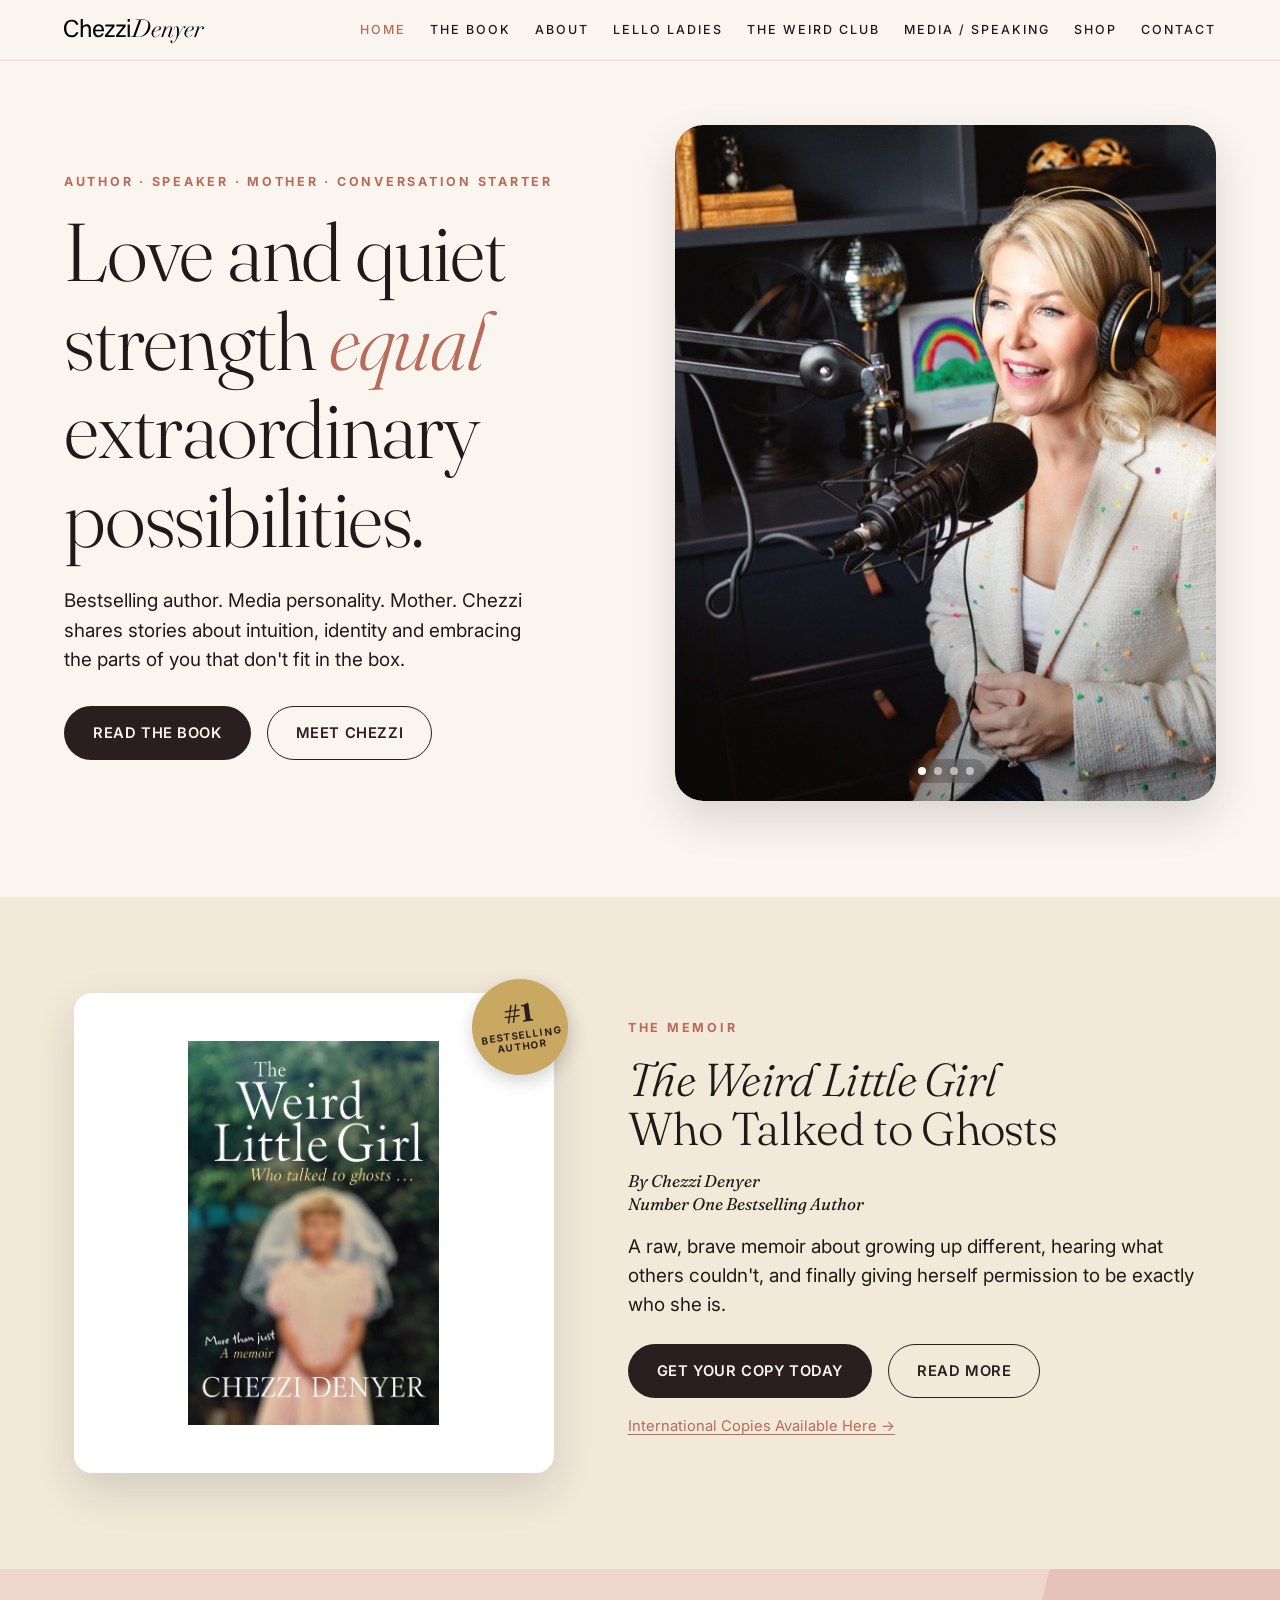
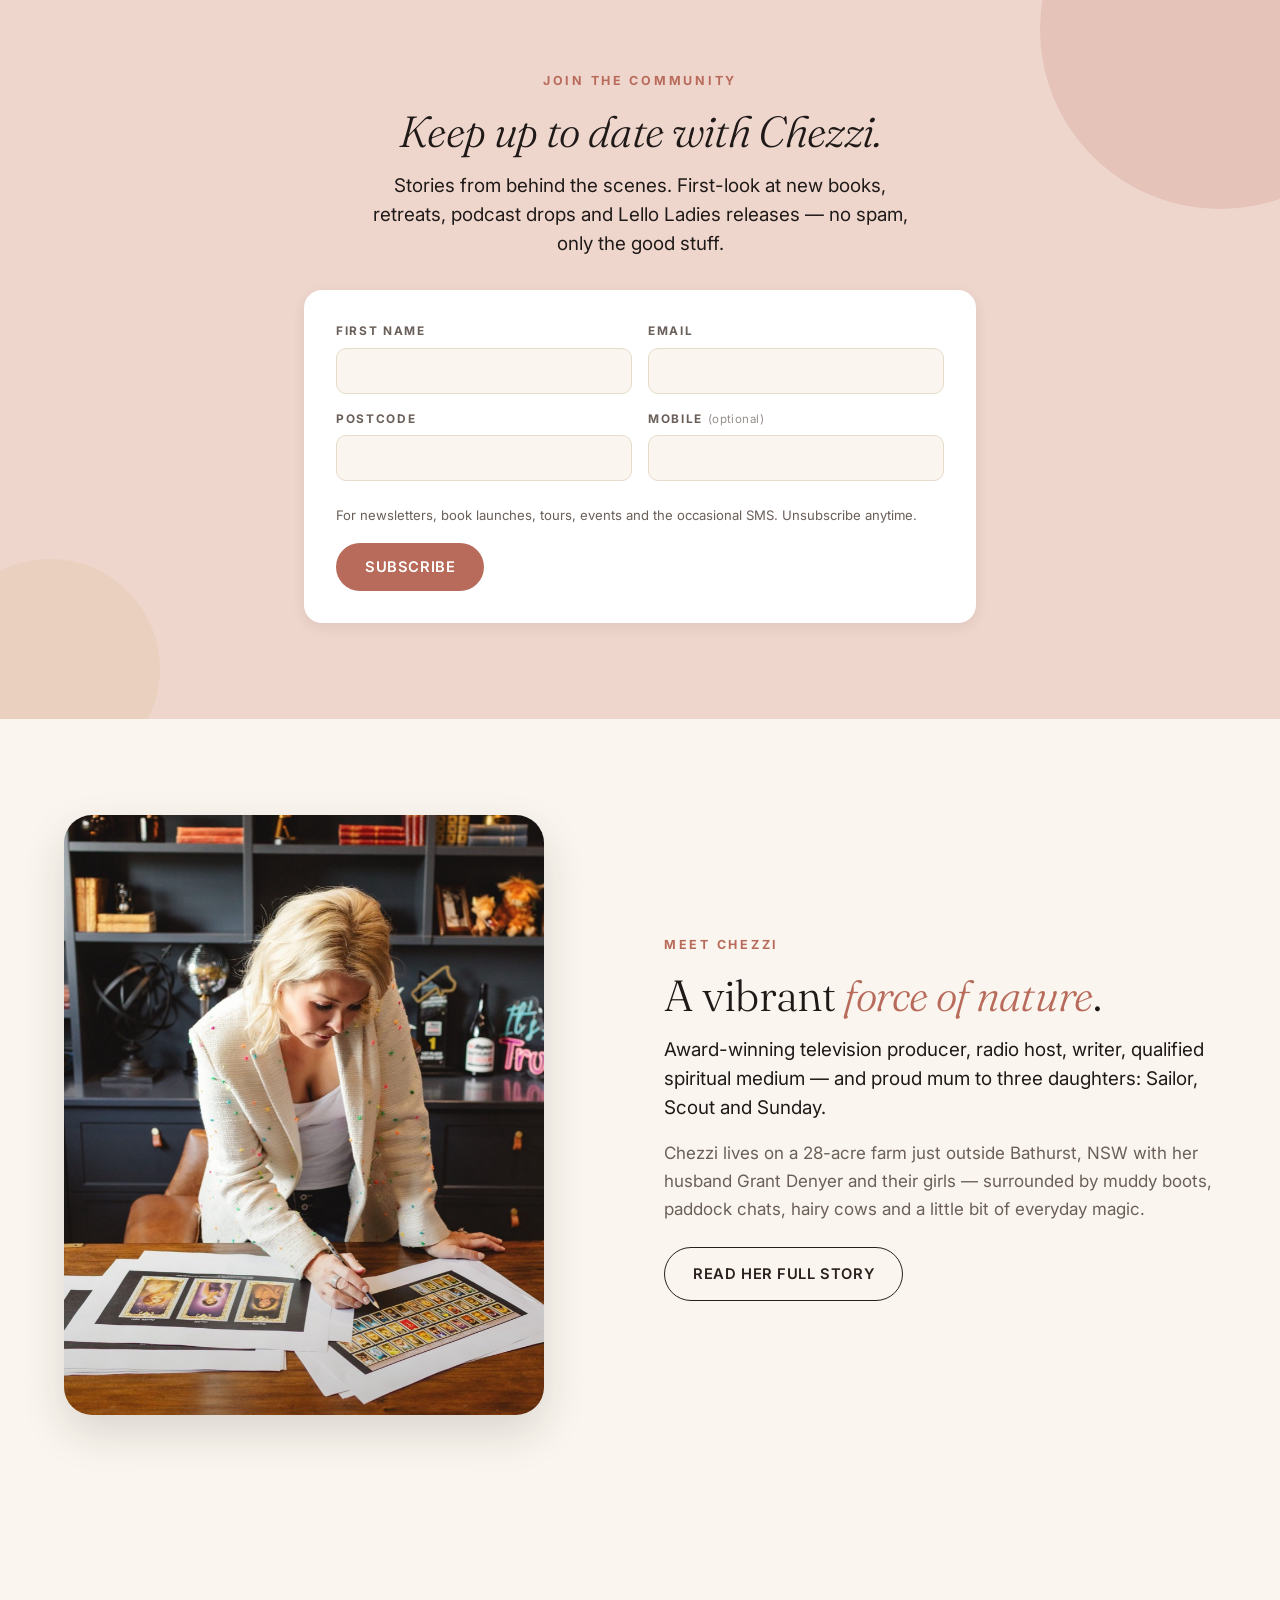
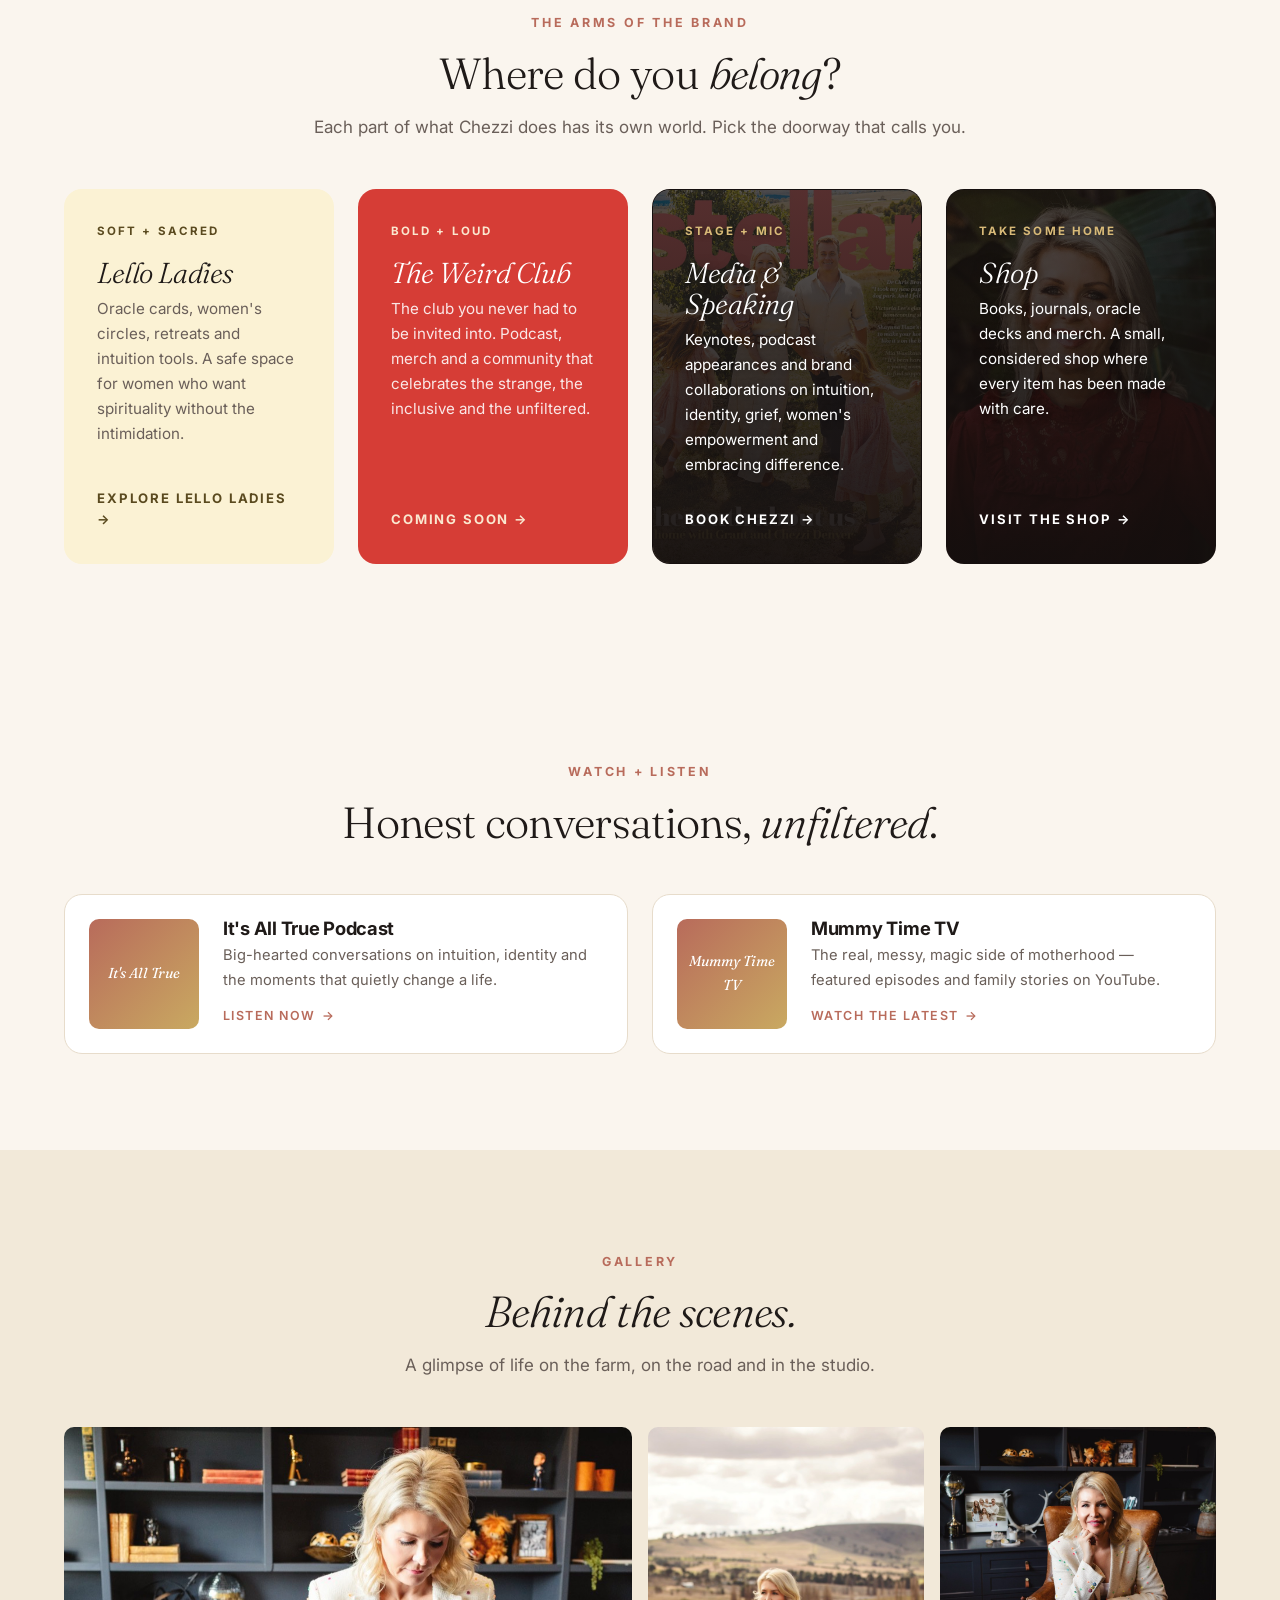
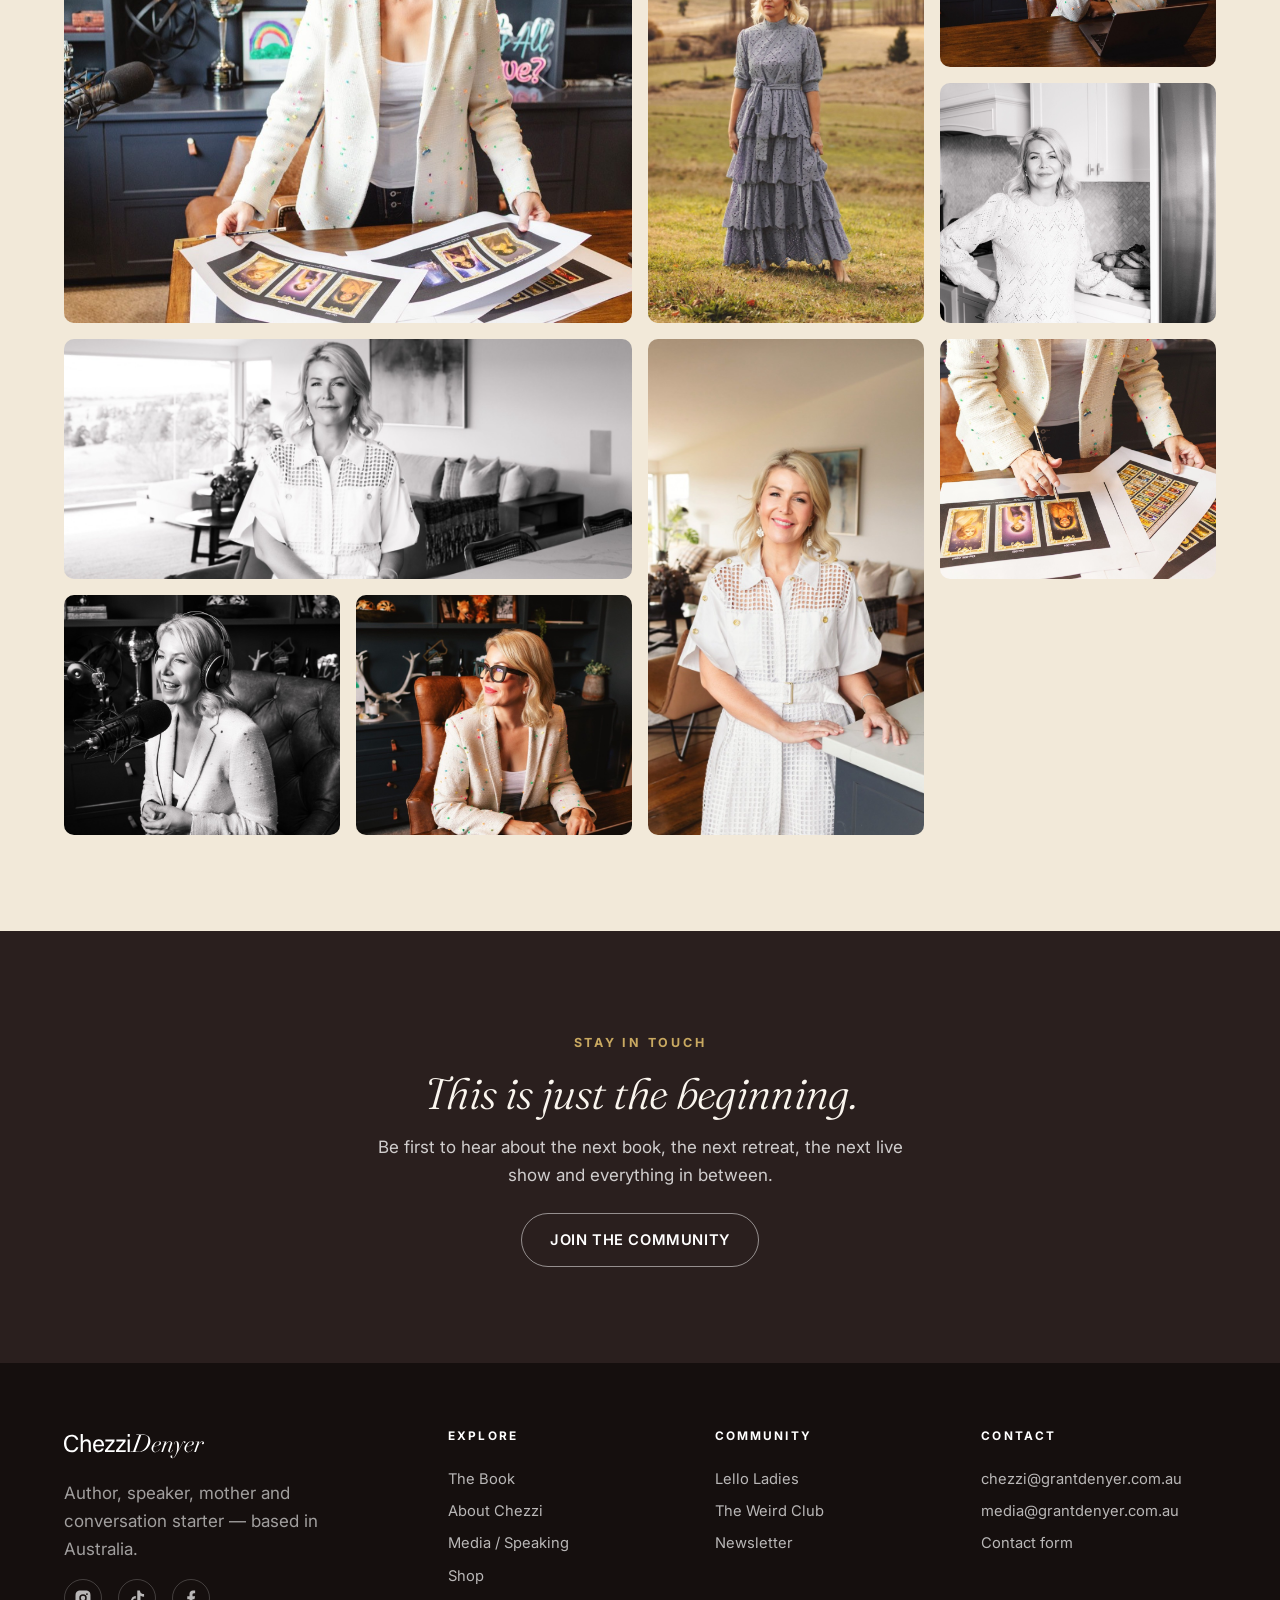
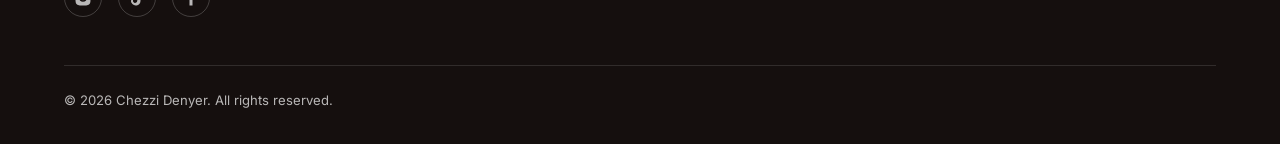
<file: index.html>
<!DOCTYPE html>
<html lang="en">
<head>
<meta charset="UTF-8">
<meta name="viewport" content="width=device-width, initial-scale=1">
<meta name="robots" content="noindex,nofollow">

<title>Chezzi Denyer — Author, Speaker, Mother</title>
<meta name="description" content="Chezzi Denyer — bestselling author of The Weird Little Girl Who Talked to Ghosts, founder of Lello Ladies and The Weird Club, speaker and media personality.">
<link rel="preconnect" href="https://fonts.googleapis.com">
<link rel="preconnect" href="https://fonts.gstatic.com" crossorigin>
<link href="https://fonts.googleapis.com/css2?family=Fraunces:ital,opsz,wght@0,9..144,300;0,9..144,400;0,9..144,500;1,9..144,300;1,9..144,400&family=Inter:wght@400;500;600;700&display=swap" rel="stylesheet">
<link rel="stylesheet" href="styles.css">
<link rel="icon" href="media-library/cropped-Chezzi-Denyer-Favicon.jpeg">
</head>
<body>

<header class="site-header">
  <div class="container nav">
    <a href="index.html" class="brand" aria-label="Chezzi Denyer — home">
      <img src="media-library/Chezzi-Denyer-Logo.svg" alt="Chezzi Denyer">
    </a>
    <button class="nav-toggle" aria-label="Menu"><span></span><span></span><span></span></button>
    <nav class="nav-links">
      <a href="index.html" class="active">Home</a>
      <a href="the-weird-little-girl.html">The Book</a>
      <a href="about.html">About</a>
      <a href="lello-ladies.html">Lello Ladies</a>
      <a href="the-weird-club.html">The Weird Club</a>
      <a href="media-speaking.html">Media / Speaking</a>
      <a href="shop.html">Shop</a>
      <a href="contact.html">Contact</a>
    </nav>
  </div>
</header>

<!-- ───────── HERO ─────────
     Per brief: face photos must be first thing visible.
     Use real portrait image when available; placeholder for MVP. -->
<section class="hero">
  <div class="container hero-grid">
    <div class="hero-copy">
      <span class="eyebrow">Author · Speaker · Mother · Conversation Starter</span>
      <h1>Love and quiet strength <em>equal</em> extraordinary possibilities.</h1>
      <p class="lead">Bestselling author. Media personality. Mother. Chezzi shares stories about intuition, identity and embracing the parts of you that don't fit in the box.</p>
      <div class="actions">
        <a href="the-weird-little-girl.html" class="btn btn-primary">Read the book</a>
        <a href="about.html" class="btn btn-outline">Meet Chezzi</a>
      </div>
    </div>
    <div class="hero-slider">
      <div class="hero-slider__track">
        <div class="hero-slider__slide" id="hero-slide-1"><img src="media-library/Chezzi-Denyer-5-1-scaled.jpg" alt="Chezzi Denyer recording the It's All True podcast"></div>
        <div class="hero-slider__slide" id="hero-slide-2"><img src="media-library/Chezzi-Denyer-1.jpg" alt="Chezzi Denyer in a black tuxedo"></div>
        <div class="hero-slider__slide" id="hero-slide-3"><img src="media-library/Chezzi-Denyer-3.jpg" alt="Chezzi Denyer in a red dress amongst banana leaves"></div>
        <div class="hero-slider__slide" id="hero-slide-4"><img src="media-library/Chezzi-Denyer-25.jpg" alt="Chezzi holding her bestselling memoir The Weird Little Girl"></div>
      </div>
      <div class="hero-slider__dots">
        <a href="#hero-slide-1" class="is-active" aria-label="Slide 1"></a>
        <a href="#hero-slide-2" aria-label="Slide 2"></a>
        <a href="#hero-slide-3" aria-label="Slide 3"></a>
        <a href="#hero-slide-4" aria-label="Slide 4"></a>
      </div>
    </div>
  </div>
</section>

<!-- ───────── BOOK ─────────
     Per brief: moved ABOVE about. Subtitle "Number One Bestselling
     Author" sits under "By Chezzi Denyer". Booktopia primary CTA
     plus "International Copies Available Here" link to Brio Books. -->
<section class="section book" id="book">
  <div class="container book-grid">
    <div>
      <div class="book-cover">
        <img src="media-library/Chezzi-Denyer-24.jpg" alt="The Weird Little Girl — Who Talked to Ghosts. A memoir by Chezzi Denyer.">
        <span class="book-cover__badge"><strong>#1</strong>Bestselling<br>Author</span>
      </div>
    </div>
    <div class="book-copy">
      <span class="eyebrow">The Memoir</span>
      <h2><em>The Weird Little Girl</em><br>Who Talked to Ghosts</h2>
      <p class="author">By Chezzi Denyer<br>Number One Bestselling Author</p>
      <p class="lead">A raw, brave memoir about growing up different, hearing what others couldn't, and finally giving herself permission to be exactly who she is.</p>
      <div class="actions">
        <a href="https://www.booktopia.com.au/" target="_blank" rel="noopener" class="btn btn-primary">Get your copy today</a>
        <a href="the-weird-little-girl.html" class="btn btn-outline">Read more</a>
      </div>
      <p class="intl-link">
        <a href="https://www.briobooks.store/products/the-weird-little-girl-who-talked-to-ghosts" target="_blank" rel="noopener">International Copies Available Here →</a>
      </p>
    </div>
  </div>
</section>

<!-- ───────── SUBSCRIBE ─────────
     Per brief: placed close to the top of the page, under the book.
     Fields: first name, email, postcode, mobile (optional).
     Mailchimp integration on the dev side. -->
<section class="section subscribe" id="subscribe">
  <div class="container subscribe-inner">
    <span class="eyebrow">Join the Community</span>
    <h2><em>Keep up to date with Chezzi.</em></h2>
    <p class="lead">Stories from behind the scenes. First-look at new books, retreats, podcast drops and Lello Ladies releases — no spam, only the good stuff.</p>

    <form class="subscribe-form" action="#" method="post" novalidate>
      <div class="field">
        <label for="fname">First name</label>
        <input type="text" id="fname" name="fname" autocomplete="given-name" required>
      </div>
      <div class="field">
        <label for="email">Email</label>
        <input type="email" id="email" name="email" autocomplete="email" required>
      </div>
      <div class="field">
        <label for="postcode">Postcode</label>
        <input type="text" id="postcode" name="postcode" autocomplete="postal-code" inputmode="numeric" required>
      </div>
      <div class="field">
        <label for="mobile">Mobile <span class="optional">(optional)</span></label>
        <input type="tel" id="mobile" name="mobile" autocomplete="tel" inputmode="tel">
      </div>
      <div class="submit-row">
        <small>For newsletters, book launches, tours, events and the occasional SMS. Unsubscribe anytime.</small>
        <button type="submit" class="btn btn-accent">Subscribe</button>
      </div>
    </form>
  </div>
</section>

<!-- ───────── ABOUT (moved down per brief) ───────── -->
<section class="section about-preview" id="about">
  <div class="container about-preview-grid">
    <div class="hero-portrait" style="max-width: 480px;">
      <img src="media-library/Chezzi-Denyer-6-1-scaled.jpg" alt="Chezzi Denyer with Grant Denyer on their farm outside Bathurst">
    </div>
    <div>
      <span class="eyebrow">Meet Chezzi</span>
      <h2>A vibrant <em>force of nature</em>.</h2>
      <p class="lead">Award-winning television producer, radio host, writer, qualified spiritual medium — and proud mum to three daughters: Sailor, Scout and Sunday.</p>
      <p>Chezzi lives on a 28-acre farm just outside Bathurst, NSW with her husband Grant Denyer and their girls — surrounded by muddy boots, paddock chats, hairy cows and a little bit of everyday magic.</p>
      <div class="actions">
        <a href="about.html" class="btn btn-outline">Read her full story</a>
      </div>
    </div>
  </div>
</section>

<!-- ───────── BRAND ARMS ─────────
     Lello Ladies + The Weird Club + Media + Shop as 4 entry points -->
<section class="section section--alt arms">
  <div class="container">
    <div class="text-center" style="max-width: 720px; margin: 0 auto var(--s-6);">
      <span class="eyebrow">The Arms of the Brand</span>
      <h2>Where do you <em>belong</em>?</h2>
      <p>Each part of what Chezzi does has its own world. Pick the doorway that calls you.</p>
    </div>
    <div class="arms-grid">
      <a href="lello-ladies.html" class="arm-card arm-card--lello">
        <span class="arm-eyebrow">Soft + Sacred</span>
        <h3>Lello Ladies</h3>
        <p>Oracle cards, women's circles, retreats and intuition tools. A safe space for women who want spirituality without the intimidation.</p>
        <span class="arm-cta">Explore Lello Ladies</span>
      </a>
      <a href="the-weird-club.html" class="arm-card arm-card--weird">
        <span class="arm-eyebrow">Bold + Loud</span>
        <h3>The Weird Club</h3>
        <p>The club you never had to be invited into. Podcast, merch and a community that celebrates the strange, the inclusive and the unfiltered.</p>
        <span class="arm-cta">Coming soon</span>
      </a>
      <a href="media-speaking.html" class="arm-card arm-card--with-image">
        <img class="arm-card__bg" src="media-library/Chezzi-Denyer-2.jpg" alt="" aria-hidden="true">
        <span class="arm-eyebrow">Stage + Mic</span>
        <h3>Media &amp; Speaking</h3>
        <p>Keynotes, podcast appearances and brand collaborations on intuition, identity, grief, women's empowerment and embracing difference.</p>
        <span class="arm-cta">Book Chezzi</span>
      </a>
      <a href="shop.html" class="arm-card arm-card--with-image">
        <img class="arm-card__bg" src="media-library/Chezzi-Denyer-image-3.jpg" alt="" aria-hidden="true">
        <span class="arm-eyebrow">Take Some Home</span>
        <h3>Shop</h3>
        <p>Books, journals, oracle decks and merch. A small, considered shop where every item has been made with care.</p>
        <span class="arm-cta">Visit the shop</span>
      </a>
    </div>
  </div>
</section>

<!-- ───────── PODCASTS / MEDIA ─────────
     "It's All True" + "Mummy Time TV". Logos + descriptions
     to be supplied later — using stylised placeholders. -->
<section class="section">
  <div class="container">
    <div class="text-center" style="max-width: 720px; margin: 0 auto var(--s-6);">
      <span class="eyebrow">Watch + Listen</span>
      <h2>Honest conversations, <em>unfiltered</em>.</h2>
    </div>
    <div class="podcast-strip">
      <div class="podcast-card">
        <div class="podcast-card__art">It's All True</div>
        <div>
          <h3>It's All True Podcast</h3>
          <p>Big-hearted conversations on intuition, identity and the moments that quietly change a life.</p>
          <a href="#" class="link-arrow">Listen now</a>
        </div>
      </div>
      <div class="podcast-card">
        <div class="podcast-card__art">Mummy Time TV</div>
        <div>
          <h3>Mummy Time TV</h3>
          <p>The real, messy, magic side of motherhood — featured episodes and family stories on YouTube.</p>
          <a href="#" class="link-arrow">Watch the latest</a>
        </div>
      </div>
    </div>
  </div>
</section>

<!-- ───────── GALLERY ─────────
     Editorial photo mosaic — mix of family, portrait + lifestyle.
     Mirrors the live site's gallery image set. -->
<section class="section section--alt">
  <div class="container">
    <div class="text-center" style="max-width: 720px; margin: 0 auto var(--s-6);">
      <span class="eyebrow">Gallery</span>
      <h2><em>Behind the scenes.</em></h2>
      <p>A glimpse of life on the farm, on the road and in the studio.</p>
    </div>
    <div class="gallery">
      <div class="gallery__item gallery__item--big"><img src="media-library/Chezzi-Denyer-8-1-scaled.jpg" alt="Family portrait on the farm" loading="lazy"></div>
      <div class="gallery__item gallery__item--tall"><img src="media-library/Chezzi-Denyer-23-scaled.jpg" alt="Editorial portrait" loading="lazy"></div>
      <div class="gallery__item"><img src="media-library/Chezzi-Denyer-18-scaled.jpg" alt="Lifestyle photo" loading="lazy"></div>
      <div class="gallery__item"><img src="media-library/Chezzi-Denyer-11-scaled.jpg" alt="Family in the paddock" loading="lazy"></div>
      <div class="gallery__item gallery__item--wide"><img src="media-library/Chezzi-Denyer-10-scaled.jpg" alt="Family farm scene" loading="lazy"></div>
      <div class="gallery__item gallery__item--tall"><img src="media-library/Chezzi-Denyer-14-scaled.jpg" alt="Editorial portrait" loading="lazy"></div>
      <div class="gallery__item"><img src="media-library/Chezzi-Denyer-7-1-scaled.jpg" alt="Family field portrait" loading="lazy"></div>
      <div class="gallery__item"><img src="media-library/Chezzi-Denyer-4-1-scaled.jpg" alt="Portrait" loading="lazy"></div>
      <div class="gallery__item"><img src="media-library/Chezzi-Denyer-3-1-scaled.jpg" alt="Portrait" loading="lazy"></div>
    </div>
  </div>
</section>

<!-- ───────── FINAL CTA ───────── -->
<section class="section cta-band">
  <div class="container container--narrow">
    <span class="eyebrow" style="color: var(--secondary);">Stay In Touch</span>
    <h2><em>This is just the beginning.</em></h2>
    <p>Be first to hear about the next book, the next retreat, the next live show and everything in between.</p>
    <a href="#subscribe" class="btn btn-ghost-light">Join the community</a>
  </div>
</section>

<!-- ───────── FOOTER ───────── -->
<footer class="site-footer">
  <div class="container">
    <div class="footer-grid">
      <div>
        <a href="index.html" class="brand brand--inverted" aria-label="Chezzi Denyer — home">
          <img src="media-library/Chezzi-Denyer-Logo.svg" alt="Chezzi Denyer">
        </a>
        <p style="margin-top: var(--s-3); color: rgba(255,255,255,0.6); max-width: 320px;">Author, speaker, mother and conversation starter — based in Australia.</p>
        <div class="social">
          <a href="https://www.instagram.com/chezzidenyer/" target="_blank" rel="noopener noreferrer" aria-label="Instagram"><svg viewBox="0 0 24 24" aria-hidden="true"><path d="M12 2c2.717 0 3.056.01 4.122.06 1.065.05 1.79.217 2.428.465.66.254 1.216.598 1.772 1.153a4.908 4.908 0 0 1 1.153 1.772c.247.637.415 1.363.465 2.428.047 1.066.06 1.405.06 4.122 0 2.717-.01 3.056-.06 4.122-.05 1.065-.218 1.79-.465 2.428a4.883 4.883 0 0 1-1.153 1.772 4.915 4.915 0 0 1-1.772 1.153c-.637.247-1.363.415-2.428.465-1.066.047-1.405.06-4.122.06-2.717 0-3.056-.01-4.122-.06-1.065-.05-1.79-.218-2.428-.465a4.89 4.89 0 0 1-1.772-1.153 4.904 4.904 0 0 1-1.153-1.772c-.248-.637-.415-1.363-.465-2.428C2.013 15.056 2 14.717 2 12c0-2.717.01-3.056.06-4.122.05-1.066.217-1.79.465-2.428.254-.66.598-1.216 1.153-1.772A4.897 4.897 0 0 1 5.45 2.525c.638-.248 1.362-.415 2.428-.465C8.944 2.013 9.283 2 12 2zm0 5a5 5 0 1 0 0 10 5 5 0 0 0 0-10zm6.5-.25a1.25 1.25 0 0 0-2.5 0 1.25 1.25 0 0 0 2.5 0zM12 9a3 3 0 1 1 0 6 3 3 0 0 1 0-6z" /></svg></a>
          <a href="https://www.tiktok.com/@chezzidenyer" target="_blank" rel="noopener noreferrer" aria-label="TikTok"><svg viewBox="0 0 24 24" aria-hidden="true"><path d="M19.59 6.69a4.83 4.83 0 0 1-3.77-4.25V2h-3.45v13.67a2.89 2.89 0 0 1-5.2 1.74 2.89 2.89 0 0 1 2.31-4.64 2.93 2.93 0 0 1 .88.13V9.4a6.84 6.84 0 0 0-1-.05A6.33 6.33 0 0 0 5.8 20.1a6.34 6.34 0 0 0 10.86-4.43V8.84a8.16 8.16 0 0 0 4.77 1.52V6.69h-1.84z" /></svg></a>
          <a href="https://web.facebook.com/thechezzidiaries/" target="_blank" rel="noopener noreferrer" aria-label="Facebook"><svg viewBox="0 0 24 24" aria-hidden="true"><path d="M14 13.5h2.5l1-4H14v-2c0-1.03 0-2 2-2h1.5V2.14c-.326-.043-1.557-.14-2.857-.14C11.928 2 10 3.657 10 6.7v2.8H7v4h3V22h4v-8.5z" /></svg></a>
        </div>
      </div>
      <div>
        <h5>Explore</h5>
        <a href="the-weird-little-girl.html">The Book</a>
        <a href="about.html">About Chezzi</a>
        <a href="media-speaking.html">Media / Speaking</a>
        <a href="shop.html">Shop</a>
      </div>
      <div>
        <h5>Community</h5>
        <a href="lello-ladies.html">Lello Ladies</a>
        <a href="the-weird-club.html">The Weird Club</a>
        <a href="#subscribe">Newsletter</a>
      </div>
      <div>
        <h5>Contact</h5>
        <a href="mailto:chezzi@grantdenyer.com.au">chezzi@grantdenyer.com.au</a>
        <a href="mailto:media@grantdenyer.com.au">media@grantdenyer.com.au</a>
        <a href="contact.html">Contact form</a>
      </div>
    </div>
    <div class="legal">
      <span>&copy; 2026 Chezzi Denyer. All rights reserved.</span>

    </div>
  </div>
</footer>

<script src="script.js" defer></script>
</body>
</html>
</file>
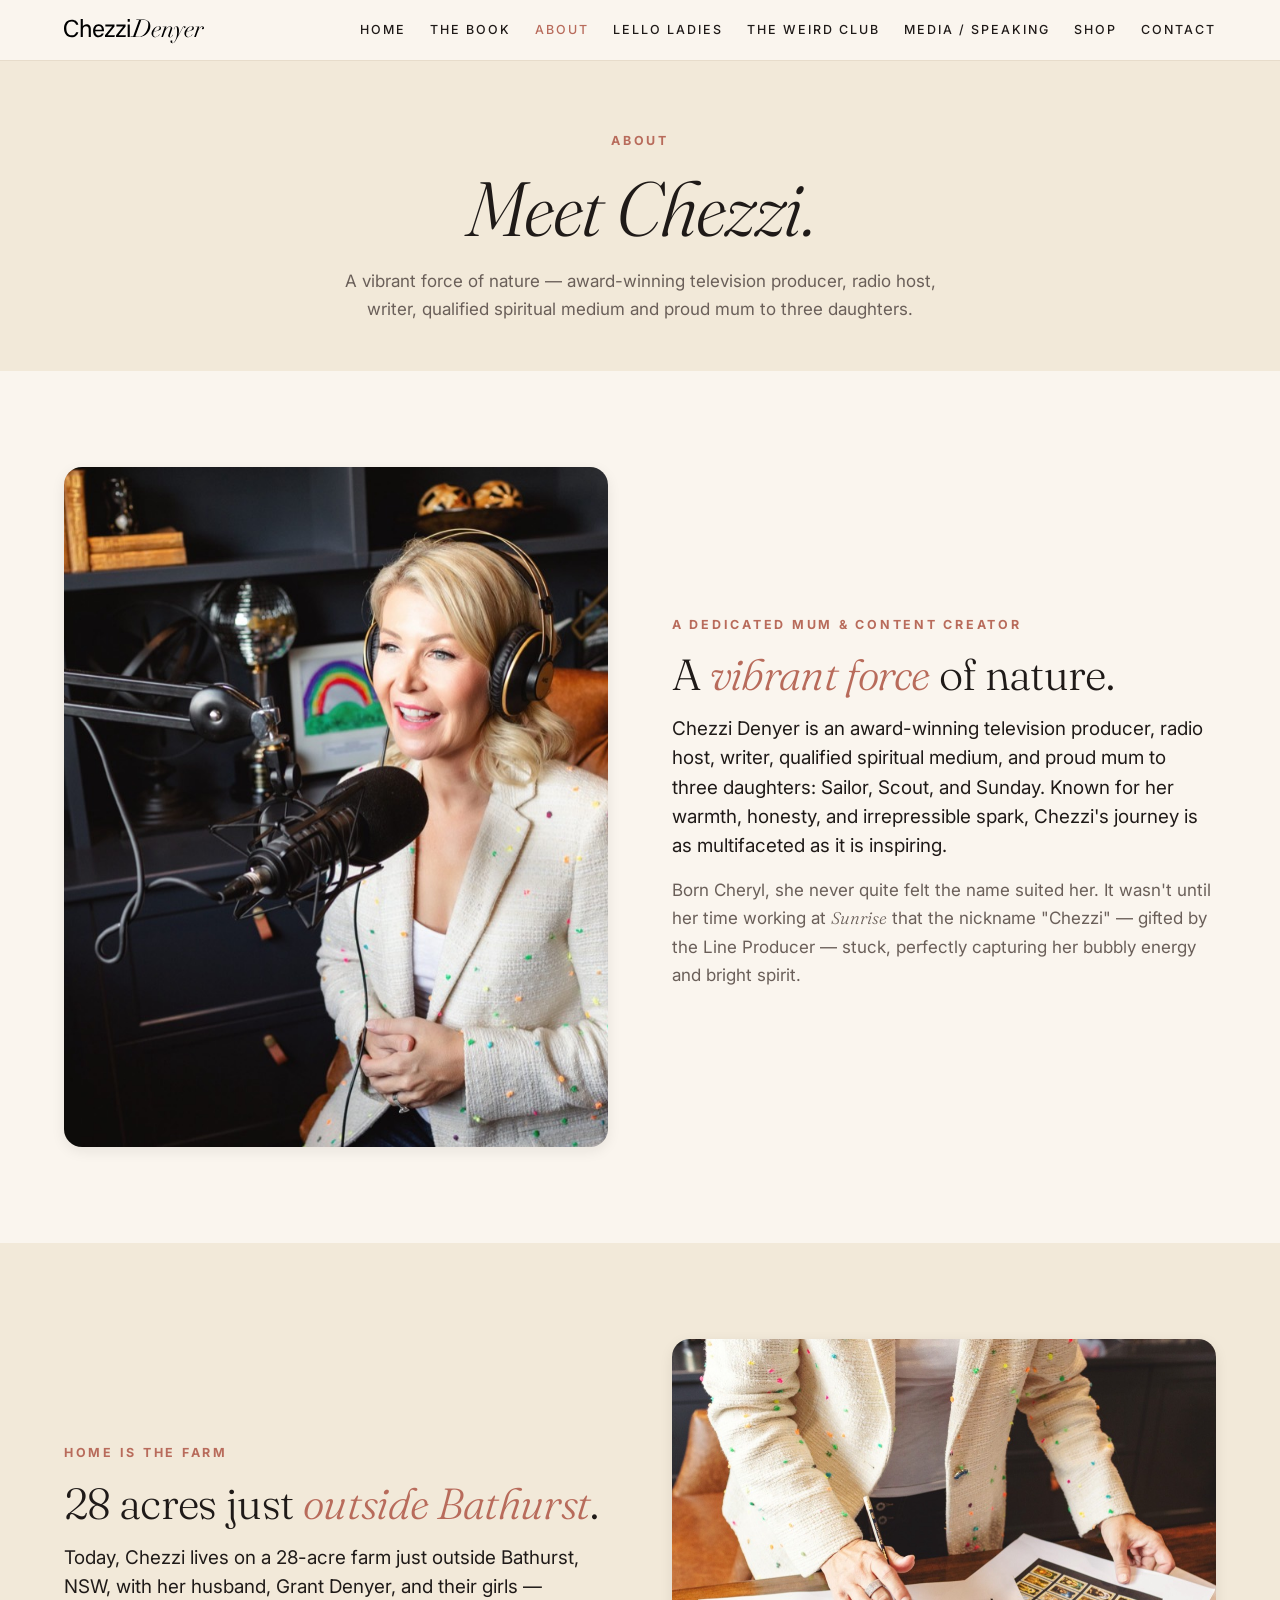
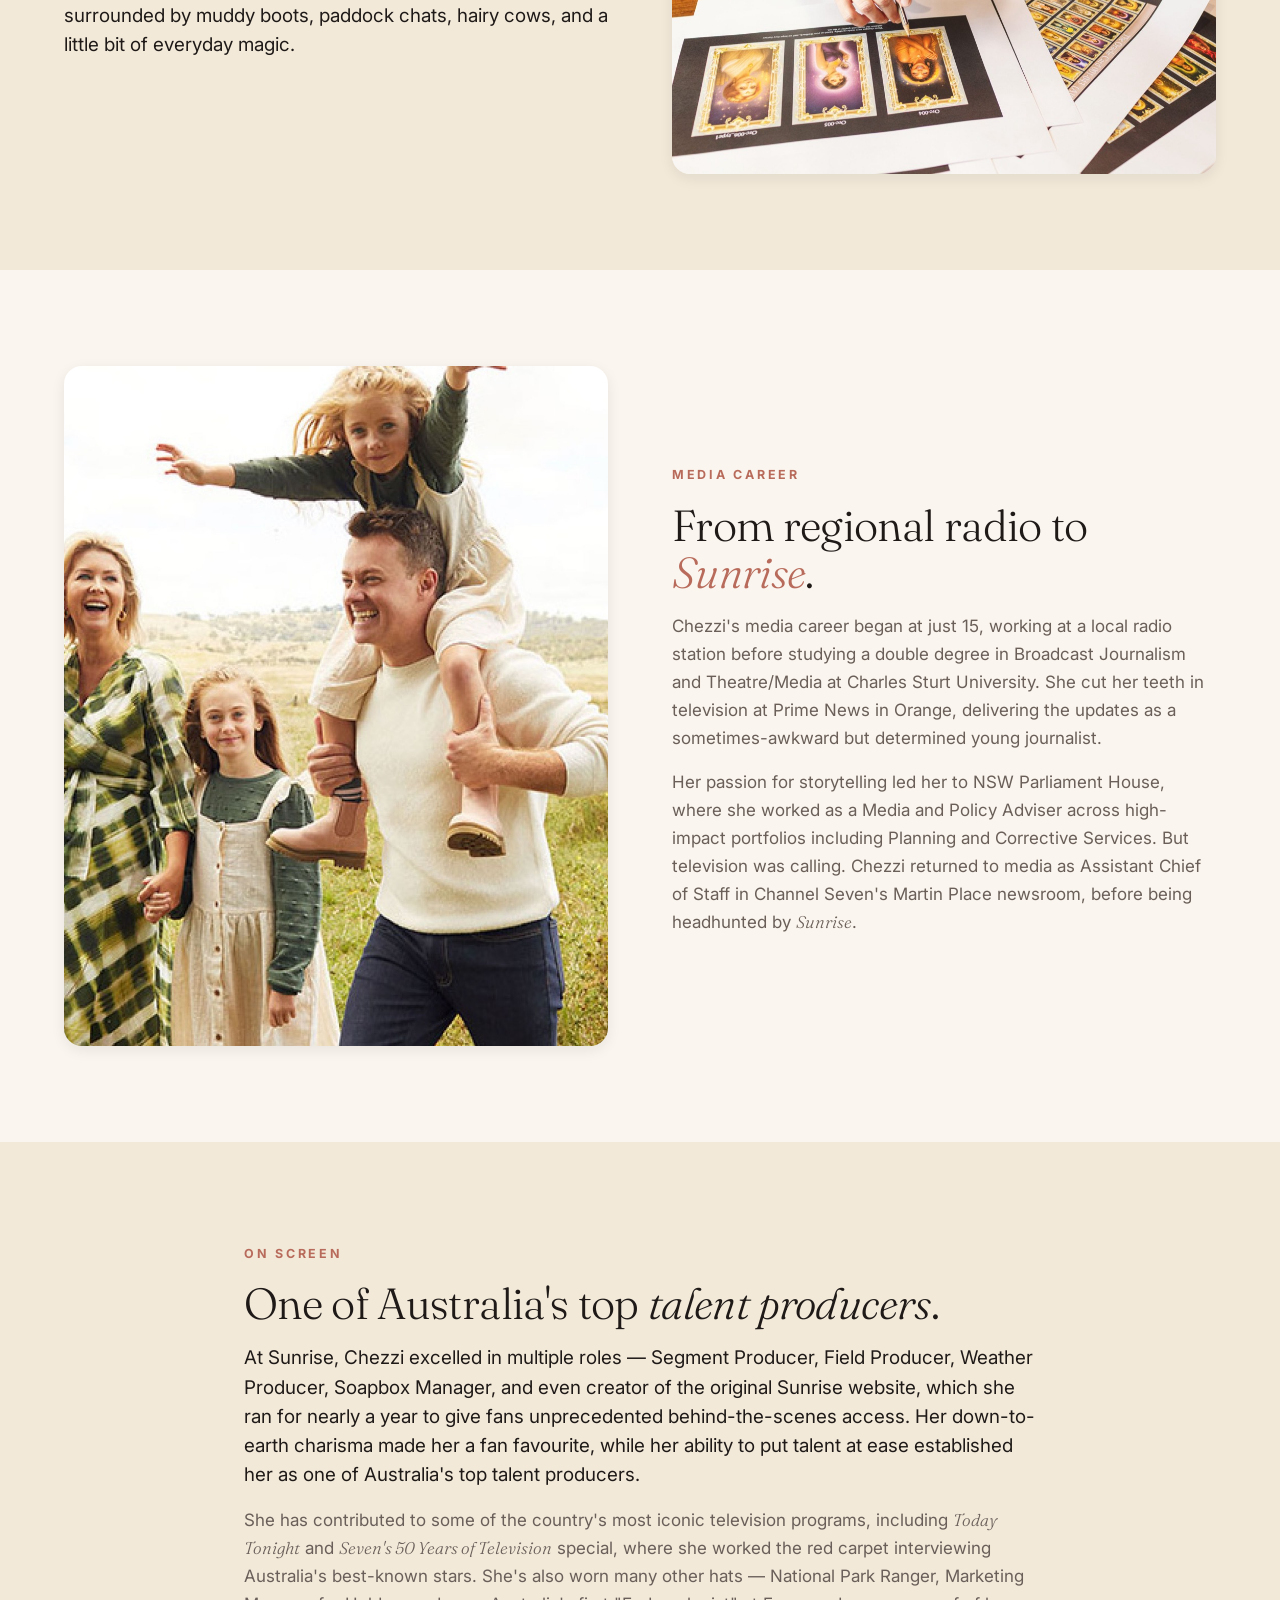
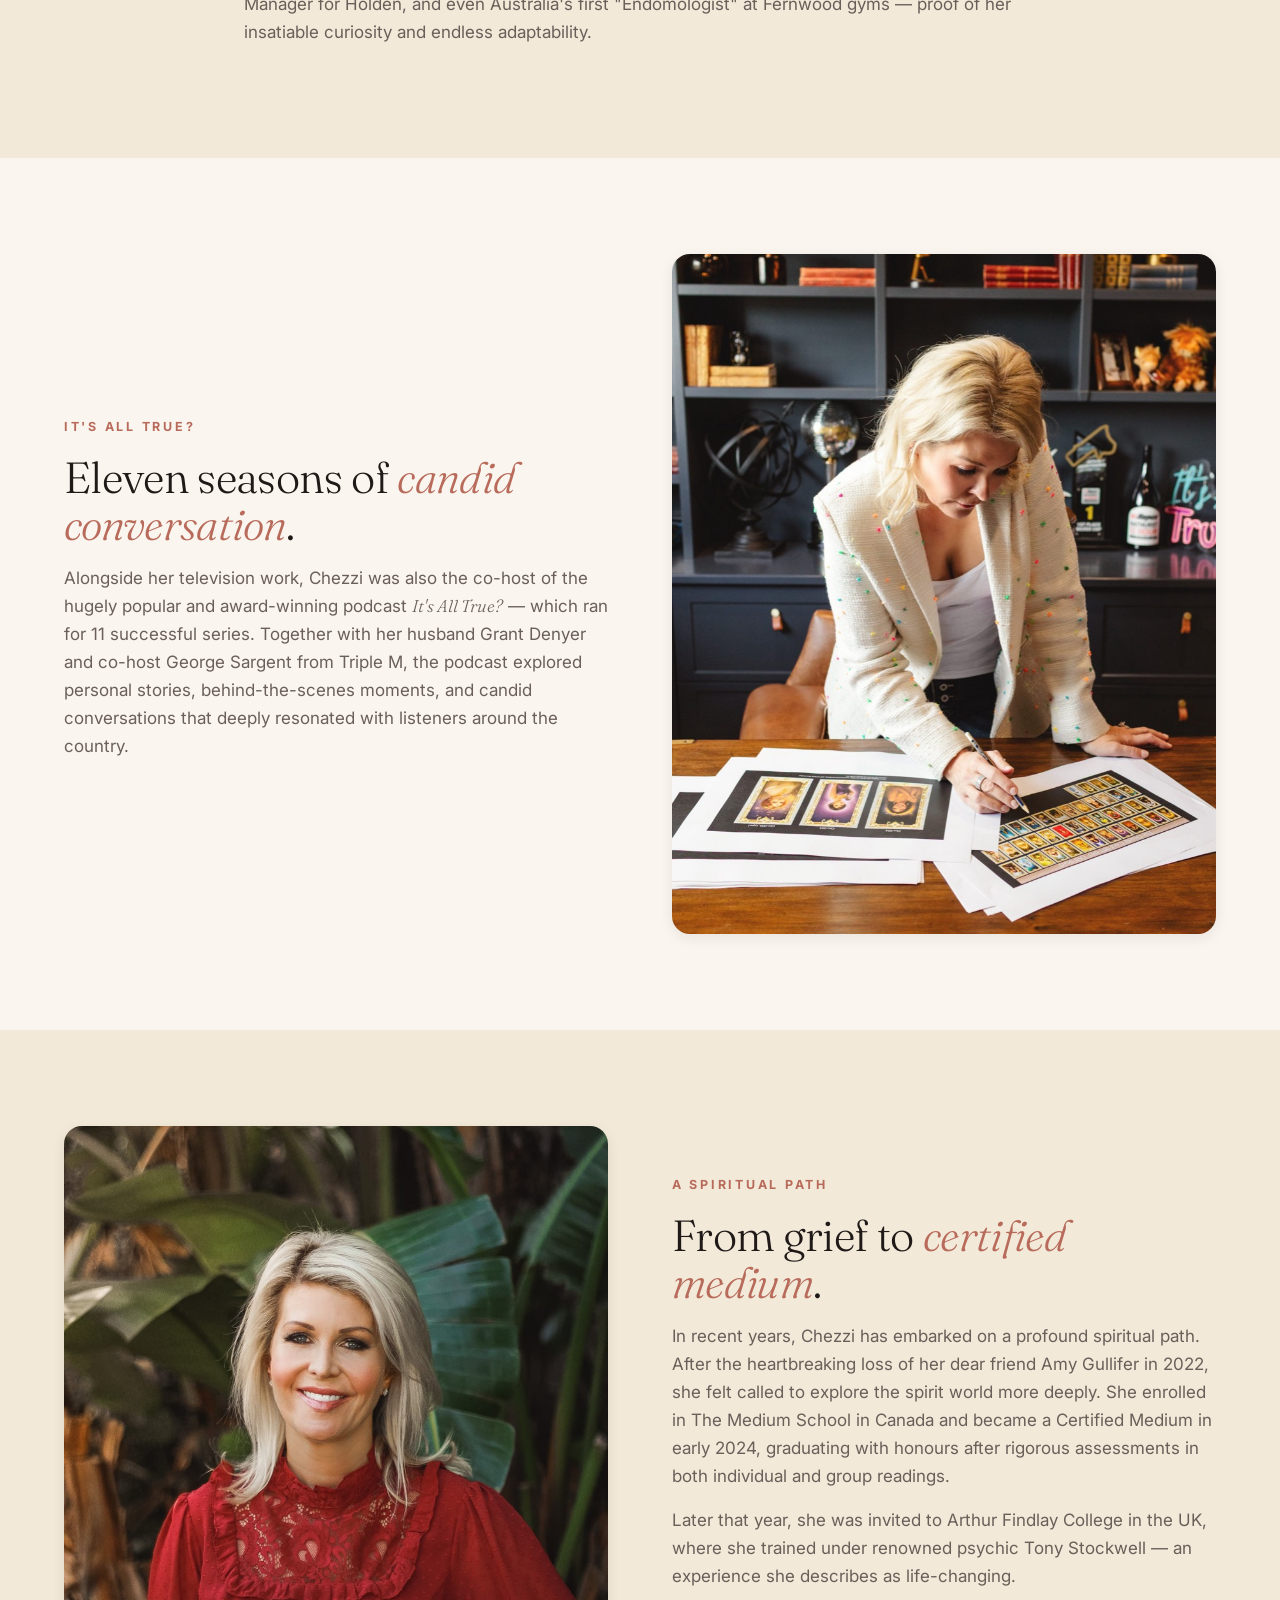
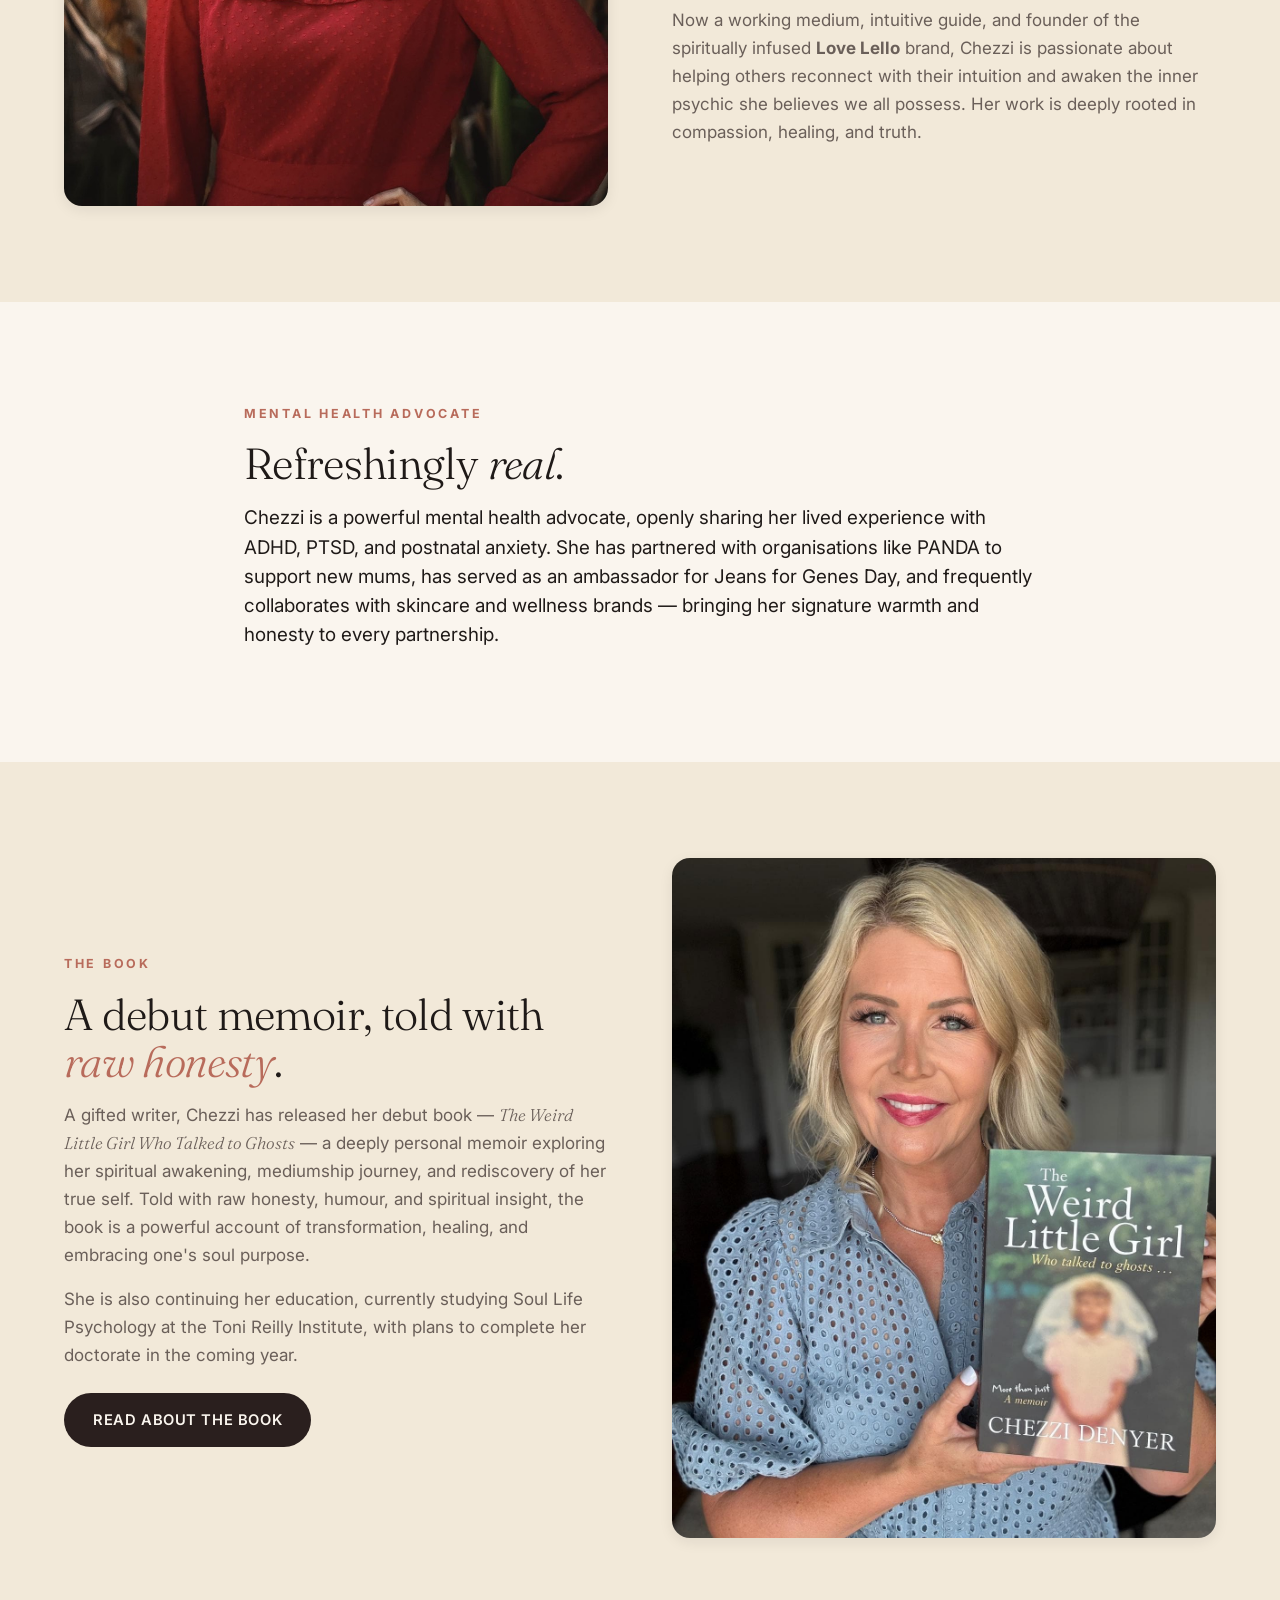
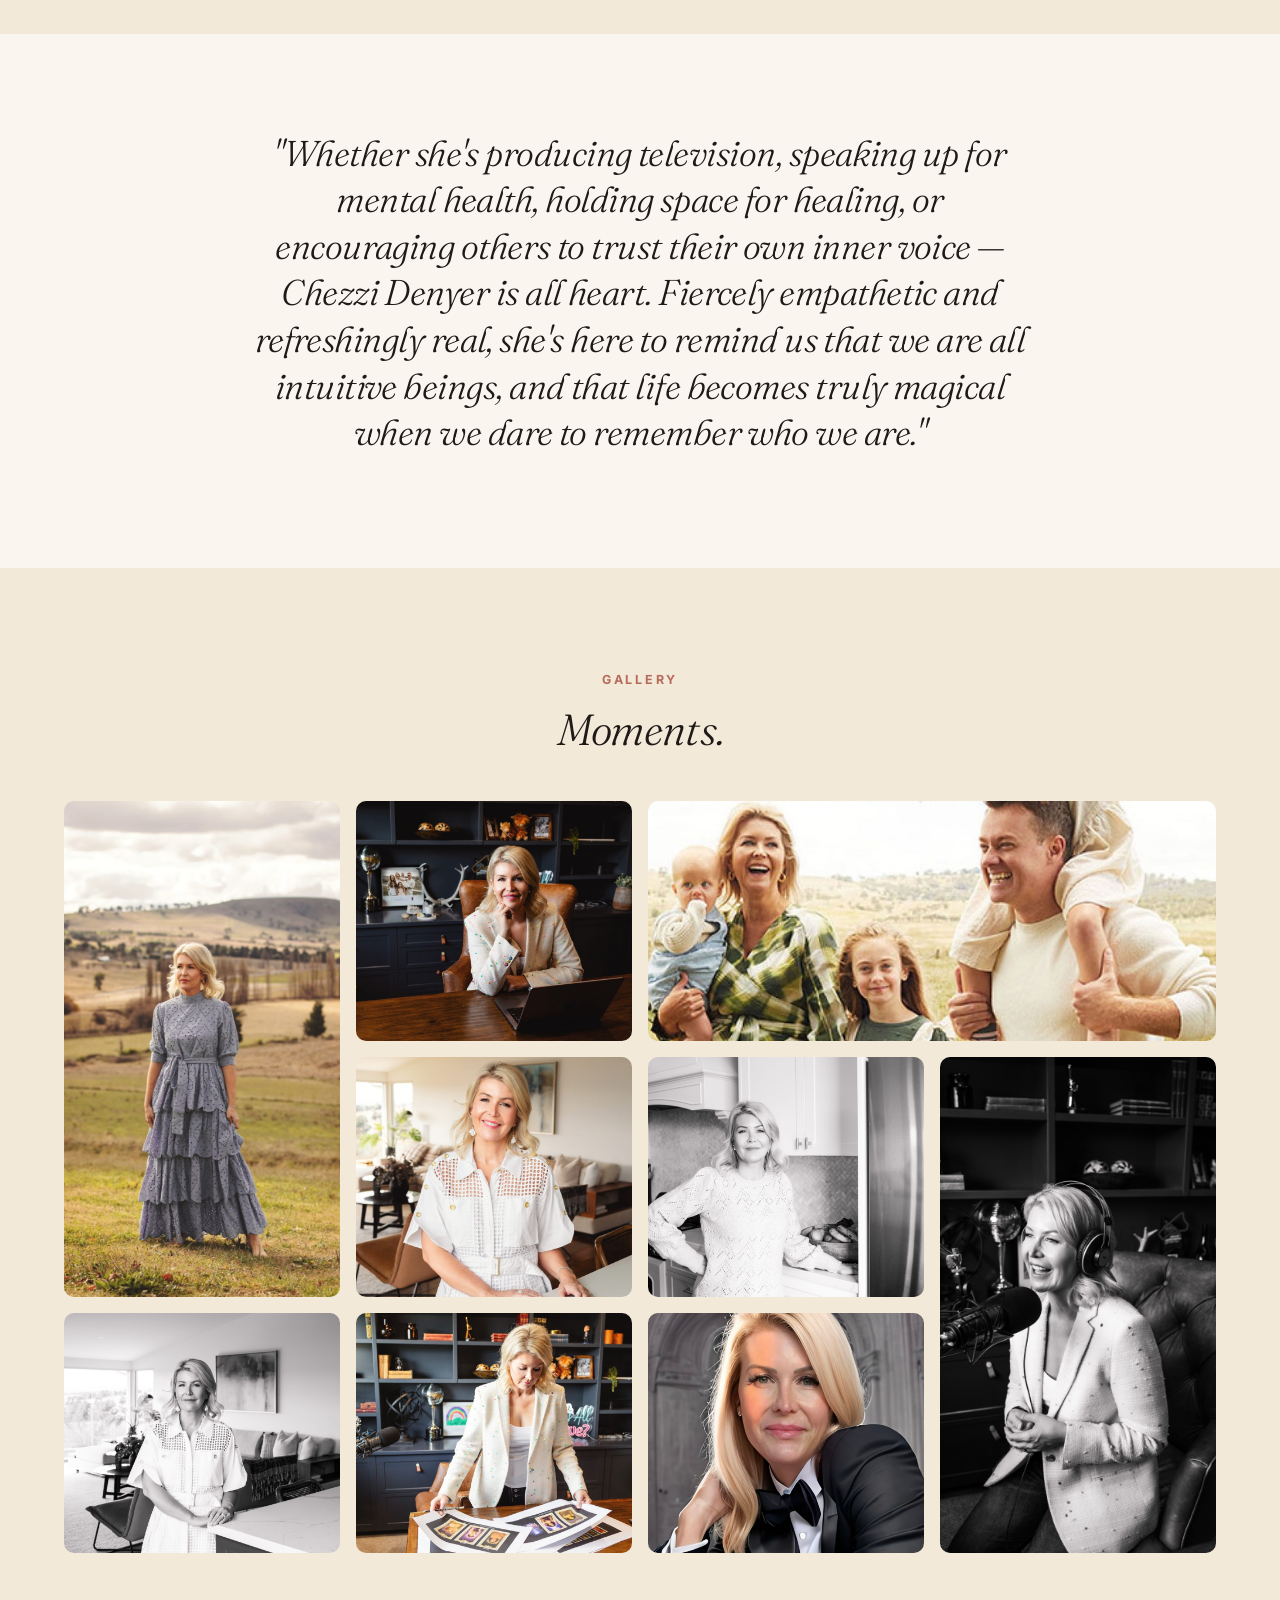
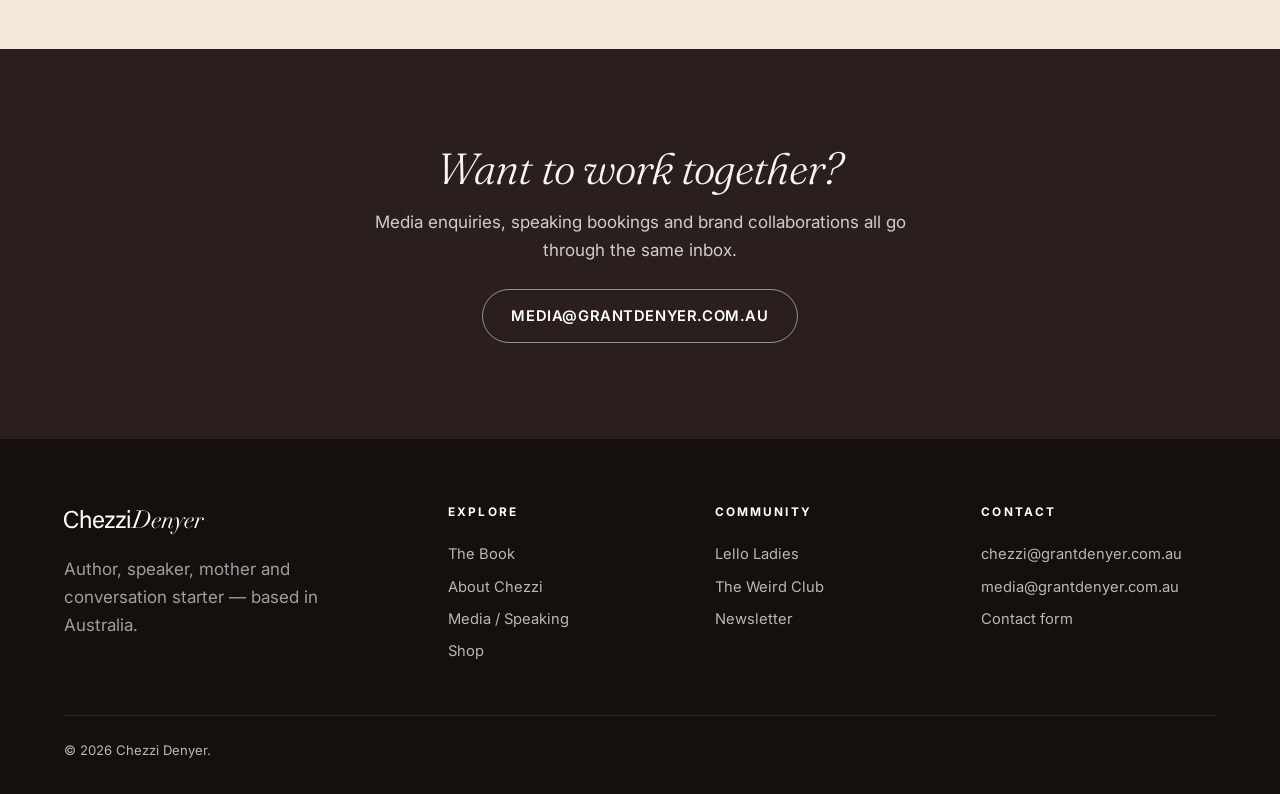
<file: about.html>
<!DOCTYPE html>
<html lang="en">
<head>
<meta charset="UTF-8">
<meta name="viewport" content="width=device-width, initial-scale=1">
<meta name="robots" content="noindex,nofollow">

<title>About Chezzi — Chezzi Denyer</title>
<meta name="description" content="Chezzi Denyer — award-winning television producer, radio host, writer, qualified spiritual medium and proud mum to three daughters. Read her full story.">
<link rel="preconnect" href="https://fonts.googleapis.com">
<link rel="preconnect" href="https://fonts.gstatic.com" crossorigin>
<link href="https://fonts.googleapis.com/css2?family=Fraunces:ital,opsz,wght@0,9..144,300;0,9..144,400;0,9..144,500;1,9..144,300;1,9..144,400&family=Inter:wght@400;500;600;700&display=swap" rel="stylesheet">
<link rel="stylesheet" href="styles.css">
<link rel="icon" href="media-library/cropped-Chezzi-Denyer-Favicon.jpeg">
</head>
<body>

<header class="site-header">
  <div class="container nav">
    <a href="index.html" class="brand" aria-label="Chezzi Denyer — home">
      <img src="media-library/Chezzi-Denyer-Logo.svg" alt="Chezzi Denyer">
    </a>
    <button class="nav-toggle" aria-label="Menu"><span></span><span></span><span></span></button>
    <nav class="nav-links">
      <a href="index.html">Home</a>
      <a href="the-weird-little-girl.html">The Book</a>
      <a href="about.html" class="active">About</a>
      <a href="lello-ladies.html">Lello Ladies</a>
      <a href="the-weird-club.html">The Weird Club</a>
      <a href="media-speaking.html">Media / Speaking</a>
      <a href="shop.html">Shop</a>
      <a href="contact.html">Contact</a>
    </nav>
  </div>
</header>

<section class="page-hero">
  <div class="container">
    <span class="eyebrow">About</span>
    <h1>Meet <em>Chezzi</em>.</h1>
    <p>A vibrant force of nature — award-winning television producer, radio host, writer, qualified spiritual medium and proud mum to three daughters.</p>
  </div>
</section>

<!-- Section 1: Who she is + the Cheryl→Chezzi story -->
<section class="section">
  <div class="container">
    <div class="bio-section">
      <div class="bio-section__media">
        <img src="media-library/Chezzi-Denyer-5-1-scaled.jpg" alt="Chezzi recording the It's All True podcast">
      </div>
      <div class="bio-section__body">
        <span class="eyebrow">A Dedicated Mum &amp; Content Creator</span>
        <h2>A <em>vibrant force</em> of nature.</h2>
        <p class="lead">Chezzi Denyer is an award-winning television producer, radio host, writer, qualified spiritual medium, and proud mum to three daughters: Sailor, Scout, and Sunday. Known for her warmth, honesty, and irrepressible spark, Chezzi's journey is as multifaceted as it is inspiring.</p>
        <p>Born Cheryl, she never quite felt the name suited her. It wasn't until her time working at <em>Sunrise</em> that the nickname "Chezzi" — gifted by the Line Producer — stuck, perfectly capturing her bubbly energy and bright spirit.</p>
      </div>
    </div>
  </div>
</section>

<!-- Section 2: 28-acre farm + family -->
<section class="section section--alt">
  <div class="container">
    <div class="bio-section bio-section--reverse">
      <div class="bio-section__media bio-section__media--wide">
        <img src="media-library/Chezzi-Denyer-7-1-scaled.jpg" alt="The Denyer family on their Bathurst farm">
      </div>
      <div class="bio-section__body">
        <span class="eyebrow">Home Is The Farm</span>
        <h2>28 acres just <em>outside Bathurst</em>.</h2>
        <p class="lead">Today, Chezzi lives on a 28-acre farm just outside Bathurst, NSW, with her husband, Grant Denyer, and their girls — surrounded by muddy boots, paddock chats, hairy cows, and a little bit of everyday magic.</p>
      </div>
    </div>
  </div>
</section>

<!-- Section 3: Media career origins -->
<section class="section">
  <div class="container">
    <div class="bio-section">
      <div class="bio-section__media">
        <img src="media-library/Chezzi-Denyer-image-2.jpg" alt="The Denyer family on the cover of Stellar magazine">
      </div>
      <div class="bio-section__body">
        <span class="eyebrow">Media Career</span>
        <h2>From regional radio to <em>Sunrise</em>.</h2>
        <p>Chezzi's media career began at just 15, working at a local radio station before studying a double degree in Broadcast Journalism and Theatre/Media at Charles Sturt University. She cut her teeth in television at Prime News in Orange, delivering the updates as a sometimes-awkward but determined young journalist.</p>
        <p>Her passion for storytelling led her to NSW Parliament House, where she worked as a Media and Policy Adviser across high-impact portfolios including Planning and Corrective Services. But television was calling. Chezzi returned to media as Assistant Chief of Staff in Channel Seven's Martin Place newsroom, before being headhunted by <em>Sunrise</em>.</p>
      </div>
    </div>
  </div>
</section>

<!-- Section 4: Sunrise + iconic TV -->
<section class="section section--alt">
  <div class="container container--narrow">
    <span class="eyebrow">On Screen</span>
    <h2>One of Australia's top <em>talent producers</em>.</h2>
    <p class="lead">At Sunrise, Chezzi excelled in multiple roles — Segment Producer, Field Producer, Weather Producer, Soapbox Manager, and even creator of the original Sunrise website, which she ran for nearly a year to give fans unprecedented behind-the-scenes access. Her down-to-earth charisma made her a fan favourite, while her ability to put talent at ease established her as one of Australia's top talent producers.</p>
    <p>She has contributed to some of the country's most iconic television programs, including <em>Today Tonight</em> and <em>Seven's 50 Years of Television</em> special, where she worked the red carpet interviewing Australia's best-known stars. She's also worn many other hats — National Park Ranger, Marketing Manager for Holden, and even Australia's first "Endomologist" at Fernwood gyms — proof of her insatiable curiosity and endless adaptability.</p>
  </div>
</section>

<!-- Section 5: It's All True podcast -->
<section class="section">
  <div class="container">
    <div class="bio-section bio-section--reverse">
      <div class="bio-section__media">
        <img src="media-library/Chezzi-Denyer-6-1-scaled.jpg" alt="Chezzi and Grant Denyer">
      </div>
      <div class="bio-section__body">
        <span class="eyebrow">It's All True?</span>
        <h2>Eleven seasons of <em>candid conversation</em>.</h2>
        <p>Alongside her television work, Chezzi was also the co-host of the hugely popular and award-winning podcast <em>It's All True?</em> — which ran for 11 successful series. Together with her husband Grant Denyer and co-host George Sargent from Triple M, the podcast explored personal stories, behind-the-scenes moments, and candid conversations that deeply resonated with listeners around the country.</p>
      </div>
    </div>
  </div>
</section>

<!-- Section 6: Spiritual path -->
<section class="section section--alt">
  <div class="container">
    <div class="bio-section">
      <div class="bio-section__media">
        <img src="media-library/Chezzi-Denyer-3.jpg" alt="Portrait of Chezzi">
      </div>
      <div class="bio-section__body">
        <span class="eyebrow">A Spiritual Path</span>
        <h2>From grief to <em>certified medium</em>.</h2>
        <p>In recent years, Chezzi has embarked on a profound spiritual path. After the heartbreaking loss of her dear friend Amy Gullifer in 2022, she felt called to explore the spirit world more deeply. She enrolled in The Medium School in Canada and became a Certified Medium in early 2024, graduating with honours after rigorous assessments in both individual and group readings.</p>
        <p>Later that year, she was invited to Arthur Findlay College in the UK, where she trained under renowned psychic Tony Stockwell — an experience she describes as life-changing.</p>
        <p>Now a working medium, intuitive guide, and founder of the spiritually infused <strong>Love Lello</strong> brand, Chezzi is passionate about helping others reconnect with their intuition and awaken the inner psychic she believes we all possess. Her work is deeply rooted in compassion, healing, and truth.</p>
      </div>
    </div>
  </div>
</section>

<!-- Section 7: Mental health advocacy -->
<section class="section">
  <div class="container container--narrow">
    <span class="eyebrow">Mental Health Advocate</span>
    <h2>Refreshingly <em>real</em>.</h2>
    <p class="lead">Chezzi is a powerful mental health advocate, openly sharing her lived experience with ADHD, PTSD, and postnatal anxiety. She has partnered with organisations like PANDA to support new mums, has served as an ambassador for Jeans for Genes Day, and frequently collaborates with skincare and wellness brands — bringing her signature warmth and honesty to every partnership.</p>
  </div>
</section>

<!-- Section 8: The book + ongoing study -->
<section class="section section--alt">
  <div class="container">
    <div class="bio-section bio-section--reverse">
      <div class="bio-section__media">
        <img src="media-library/Chezzi-Denyer-25.jpg" alt="Chezzi holding her memoir, The Weird Little Girl">
      </div>
      <div class="bio-section__body">
        <span class="eyebrow">The Book</span>
        <h2>A debut memoir, told with <em>raw honesty</em>.</h2>
        <p>A gifted writer, Chezzi has released her debut book — <em>The Weird Little Girl Who Talked to Ghosts</em> — a deeply personal memoir exploring her spiritual awakening, mediumship journey, and rediscovery of her true self. Told with raw honesty, humour, and spiritual insight, the book is a powerful account of transformation, healing, and embracing one's soul purpose.</p>
        <p>She is also continuing her education, currently studying Soul Life Psychology at the Toni Reilly Institute, with plans to complete her doctorate in the coming year.</p>
        <div class="actions" style="margin-top: var(--s-4);">
          <a href="the-weird-little-girl.html" class="btn btn-primary">Read about the book</a>
        </div>
      </div>
    </div>
  </div>
</section>

<!-- Closing pull quote — verbatim final paragraph from her bio -->
<section class="section">
  <div class="container container--narrow text-center">
    <h2 style="font-style: italic; font-weight: 300; font-size: clamp(1.6rem, 2.8vw, 2.4rem); line-height: 1.3;">"Whether she's producing television, speaking up for mental health, holding space for healing, or encouraging others to trust their own inner voice — Chezzi Denyer is all heart. Fiercely empathetic and refreshingly real, she's here to remind us that we are all intuitive beings, and that life becomes truly magical when we dare to remember who we are."</h2>
  </div>
</section>

<!-- Gallery -->
<section class="section section--alt">
  <div class="container">
    <div class="text-center" style="max-width: 720px; margin: 0 auto var(--s-6);">
      <span class="eyebrow">Gallery</span>
      <h2><em>Moments.</em></h2>
    </div>
    <div class="gallery">
      <div class="gallery__item gallery__item--tall"><img src="media-library/Chezzi-Denyer-23-scaled.jpg" alt="Editorial portrait" loading="lazy"></div>
      <div class="gallery__item"><img src="media-library/Chezzi-Denyer-18-scaled.jpg" alt="Lifestyle photo" loading="lazy"></div>
      <div class="gallery__item gallery__item--wide"><img src="media-library/Chezzi-Denyer-image-1.jpg" alt="Family in the field" loading="lazy"></div>
      <div class="gallery__item"><img src="media-library/Chezzi-Denyer-14-scaled.jpg" alt="Editorial portrait" loading="lazy"></div>
      <div class="gallery__item"><img src="media-library/Chezzi-Denyer-11-scaled.jpg" alt="Family farm" loading="lazy"></div>
      <div class="gallery__item gallery__item--tall"><img src="media-library/Chezzi-Denyer-4-1-scaled.jpg" alt="Portrait" loading="lazy"></div>
      <div class="gallery__item"><img src="media-library/Chezzi-Denyer-10-scaled.jpg" alt="Family farm" loading="lazy"></div>
      <div class="gallery__item"><img src="media-library/Chezzi-Denyer-8-1-scaled.jpg" alt="Family on the farm" loading="lazy"></div>
      <div class="gallery__item"><img src="media-library/Chezzi-Denyer-1.jpg" alt="Editorial tuxedo portrait" loading="lazy"></div>
    </div>
  </div>
</section>

<section class="section cta-band">
  <div class="container container--narrow">
    <h2><em>Want to work together?</em></h2>
    <p>Media enquiries, speaking bookings and brand collaborations all go through the same inbox.</p>
    <a href="mailto:media@grantdenyer.com.au" class="btn btn-ghost-light">media@grantdenyer.com.au</a>
  </div>
</section>

<footer class="site-footer">
  <div class="container">
    <div class="footer-grid">
      <div>
        <a href="index.html" class="brand brand--inverted" aria-label="Chezzi Denyer — home">
          <img src="media-library/Chezzi-Denyer-Logo.svg" alt="Chezzi Denyer">
        </a>
        <p style="margin-top: var(--s-3); color: rgba(255,255,255,0.6); max-width: 320px;">Author, speaker, mother and conversation starter — based in Australia.</p>
      </div>
      <div><h5>Explore</h5><a href="the-weird-little-girl.html">The Book</a><a href="about.html">About Chezzi</a><a href="media-speaking.html">Media / Speaking</a><a href="shop.html">Shop</a></div>
      <div><h5>Community</h5><a href="lello-ladies.html">Lello Ladies</a><a href="the-weird-club.html">The Weird Club</a><a href="index.html#subscribe">Newsletter</a></div>
      <div><h5>Contact</h5><a href="mailto:chezzi@grantdenyer.com.au">chezzi@grantdenyer.com.au</a><a href="mailto:media@grantdenyer.com.au">media@grantdenyer.com.au</a><a href="contact.html">Contact form</a></div>
    </div>
    <div class="legal"><span>&copy; 2026 Chezzi Denyer.</span></div>
  </div>
</footer>
<script src="script.js" defer></script>
</body>
</html>
</file>
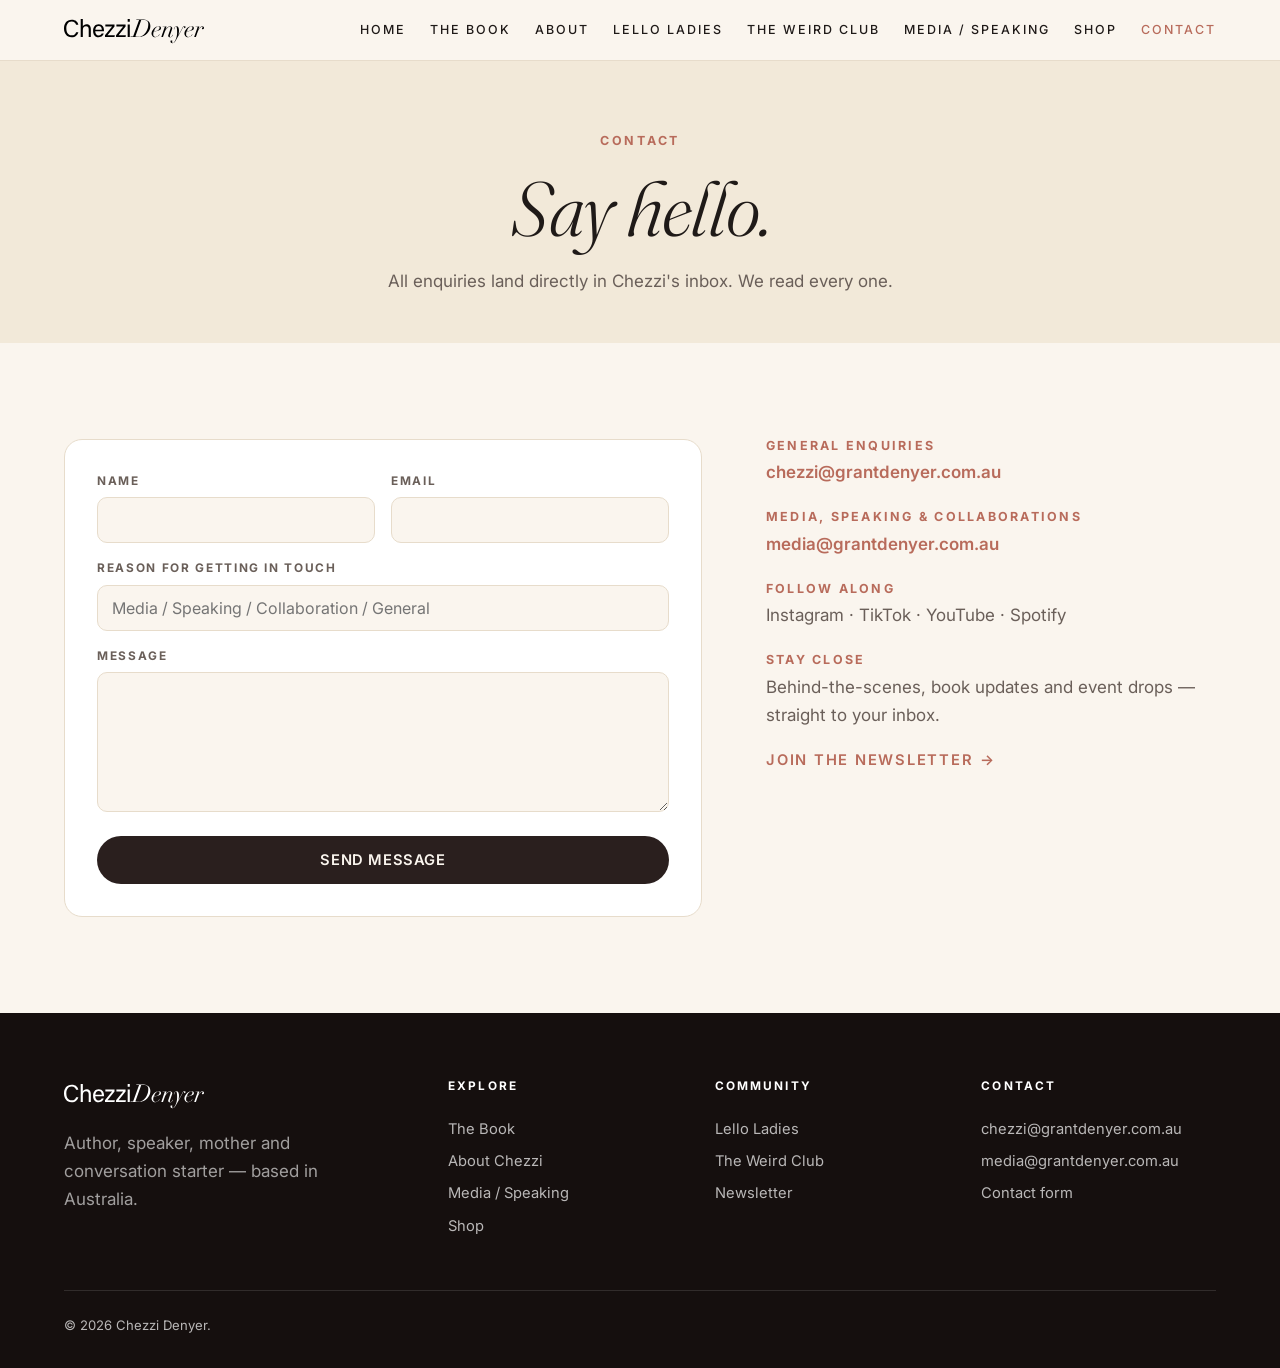
<file: contact.html>
<!DOCTYPE html>
<html lang="en">
<head>
<meta charset="UTF-8">
<meta name="viewport" content="width=device-width, initial-scale=1">
<meta name="robots" content="noindex,nofollow">

<title>Contact — Chezzi Denyer</title>
<meta name="description" content="Get in touch with Chezzi Denyer. Media, speaking, collaboration enquiries.">
<link rel="preconnect" href="https://fonts.googleapis.com">
<link rel="preconnect" href="https://fonts.gstatic.com" crossorigin>
<link href="https://fonts.googleapis.com/css2?family=Fraunces:ital,opsz,wght@0,9..144,300;0,9..144,400;0,9..144,500;1,9..144,300;1,9..144,400&family=Inter:wght@400;500;600;700&display=swap" rel="stylesheet">
<link rel="stylesheet" href="styles.css">
<link rel="icon" href="media-library/cropped-Chezzi-Denyer-Favicon.jpeg">
</head>
<body>

<header class="site-header">
  <div class="container nav">
    <a href="index.html" class="brand" aria-label="Chezzi Denyer — home">
      <img src="media-library/Chezzi-Denyer-Logo.svg" alt="Chezzi Denyer">
    </a>
    <button class="nav-toggle" aria-label="Menu"><span></span><span></span><span></span></button>
    <nav class="nav-links">
      <a href="index.html">Home</a>
      <a href="the-weird-little-girl.html">The Book</a>
      <a href="about.html">About</a>
      <a href="lello-ladies.html">Lello Ladies</a>
      <a href="the-weird-club.html">The Weird Club</a>
      <a href="media-speaking.html">Media / Speaking</a>
      <a href="shop.html">Shop</a>
      <a href="contact.html" class="active">Contact</a>
    </nav>
  </div>
</header>

<section class="page-hero">
  <div class="container">
    <span class="eyebrow">Contact</span>
    <h1><em>Say hello.</em></h1>
    <p>All enquiries land directly in Chezzi's inbox. We read every one.</p>
  </div>
</section>

<section class="section">
  <div class="container contact-grid">
    <form class="contact-form" action="#" method="post" novalidate>
      <div class="field">
        <label for="cname">Name</label>
        <input type="text" id="cname" name="name" autocomplete="name" required>
      </div>
      <div class="field">
        <label for="cemail">Email</label>
        <input type="email" id="cemail" name="email" autocomplete="email" required>
      </div>
      <div class="field field--full">
        <label for="ctype">Reason for getting in touch</label>
        <input type="text" id="ctype" name="type" placeholder="Media / Speaking / Collaboration / General">
      </div>
      <div class="field field--full">
        <label for="cmsg">Message</label>
        <textarea id="cmsg" name="message" required></textarea>
      </div>
      <div class="field field--full" style="margin-top: var(--s-2);">
        <button type="submit" class="btn btn-primary">Send message</button>
      </div>
    </form>

    <aside class="contact-info">
      <div class="contact-info__item">
        <h4>General enquiries</h4>
        <a href="mailto:chezzi@grantdenyer.com.au">chezzi@grantdenyer.com.au</a>
      </div>
      <div class="contact-info__item">
        <h4>Media, speaking &amp; collaborations</h4>
        <a href="mailto:media@grantdenyer.com.au">media@grantdenyer.com.au</a>
      </div>
      <div class="contact-info__item">
        <h4>Follow along</h4>
        <p style="margin: 0;">Instagram · TikTok · YouTube · Spotify</p>
      </div>
      <div class="contact-info__item">
        <h4>Stay close</h4>
        <p>Behind-the-scenes, book updates and event drops — straight to your inbox.</p>
        <a href="index.html#subscribe" class="link-arrow">Join the newsletter</a>
      </div>
    </aside>
  </div>
</section>

<footer class="site-footer">
  <div class="container">
    <div class="footer-grid">
      <div>
        <a href="index.html" class="brand brand--inverted" aria-label="Chezzi Denyer — home">
          <img src="media-library/Chezzi-Denyer-Logo.svg" alt="Chezzi Denyer">
        </a>
        <p style="margin-top: var(--s-3); color: rgba(255,255,255,0.6); max-width: 320px;">Author, speaker, mother and conversation starter — based in Australia.</p>
      </div>
      <div><h5>Explore</h5><a href="the-weird-little-girl.html">The Book</a><a href="about.html">About Chezzi</a><a href="media-speaking.html">Media / Speaking</a><a href="shop.html">Shop</a></div>
      <div><h5>Community</h5><a href="lello-ladies.html">Lello Ladies</a><a href="the-weird-club.html">The Weird Club</a><a href="index.html#subscribe">Newsletter</a></div>
      <div><h5>Contact</h5><a href="mailto:chezzi@grantdenyer.com.au">chezzi@grantdenyer.com.au</a><a href="mailto:media@grantdenyer.com.au">media@grantdenyer.com.au</a><a href="contact.html">Contact form</a></div>
    </div>
    <div class="legal"><span>&copy; 2026 Chezzi Denyer.</span></div>
  </div>
</footer>
<script src="script.js" defer></script>
</body>
</html>
</file>
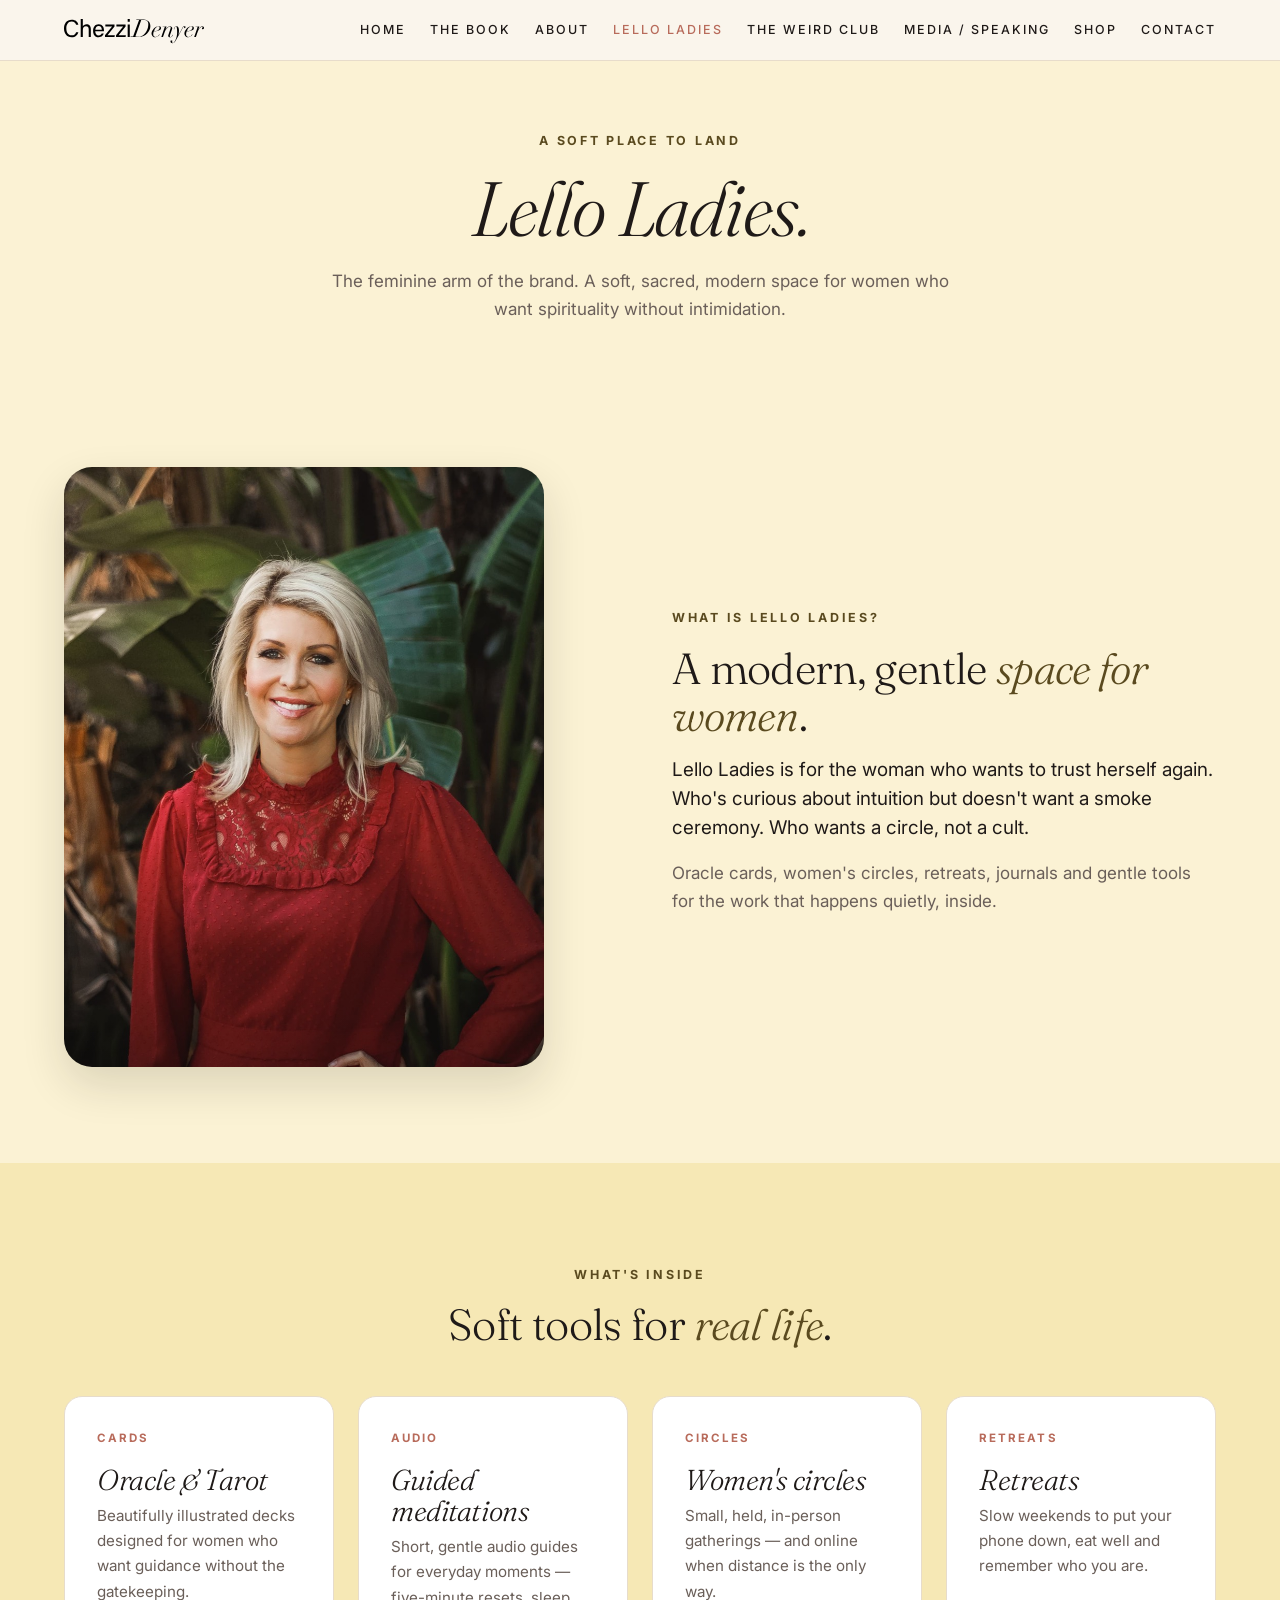
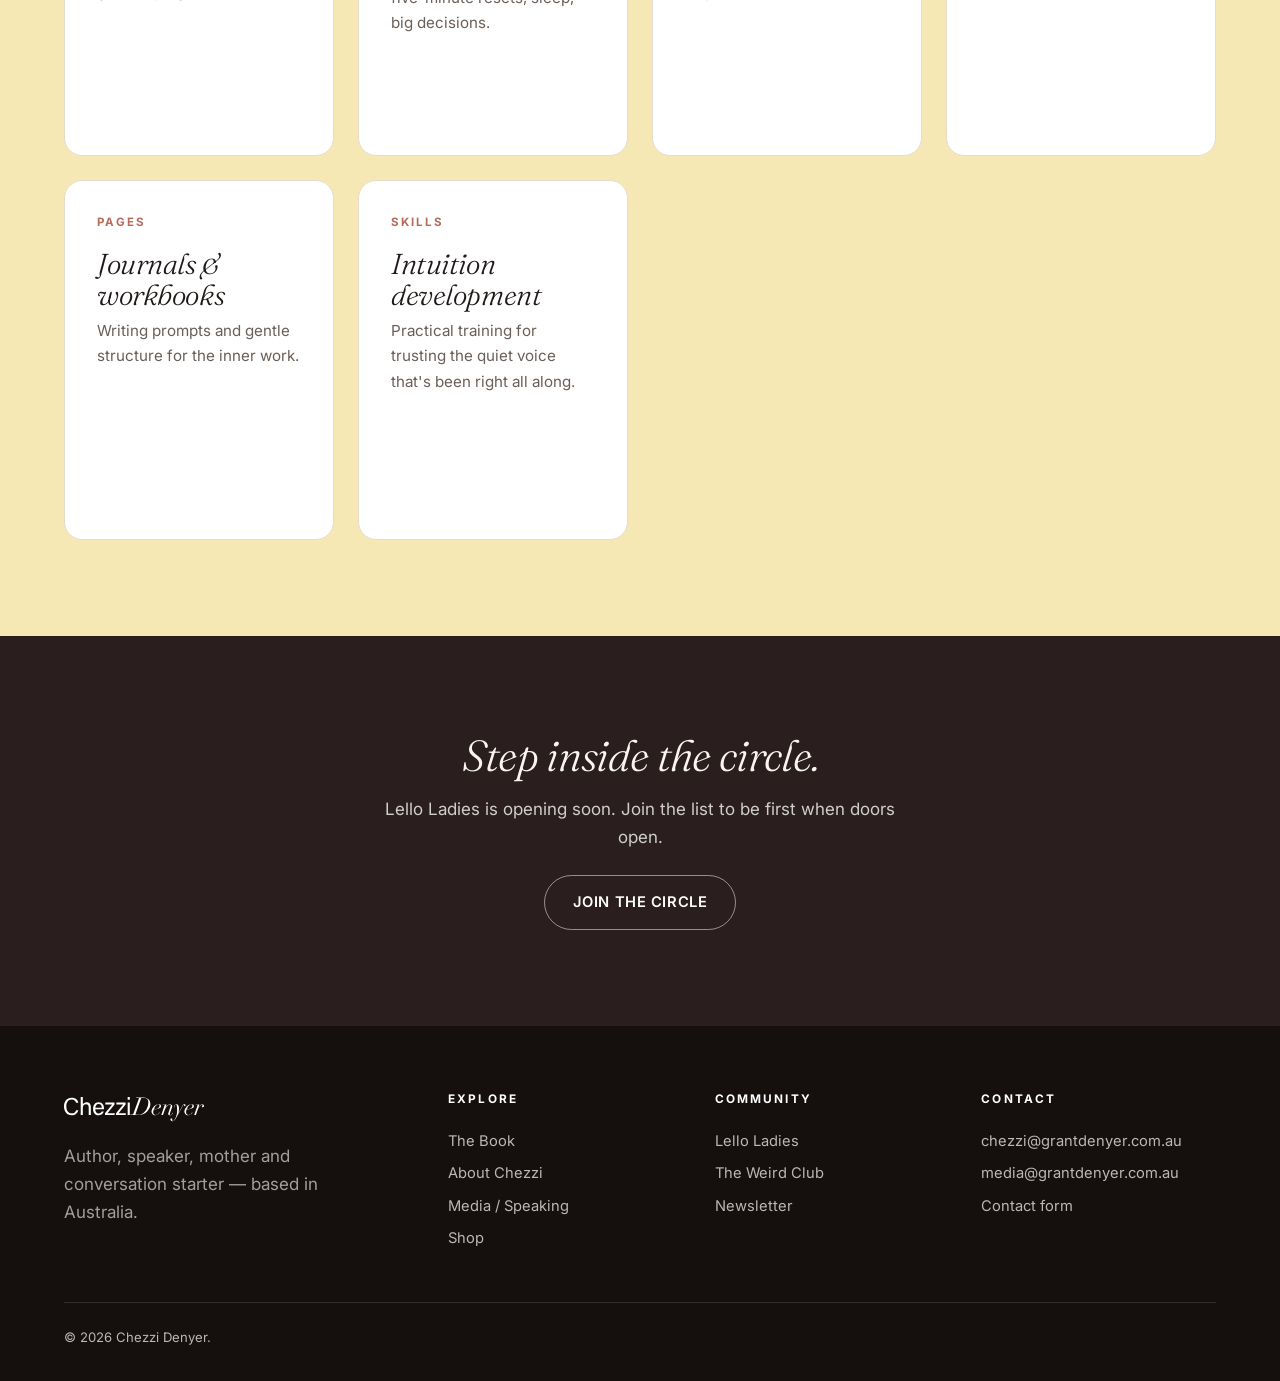
<file: lello-ladies.html>
<!DOCTYPE html>
<html lang="en">
<head>
<meta charset="UTF-8">
<meta name="viewport" content="width=device-width, initial-scale=1">
<meta name="robots" content="noindex,nofollow">

<title>Lello Ladies — A safe space for women</title>
<meta name="description" content="Lello Ladies — oracle cards, women's circles, retreats and intuition tools. A safe, sacred and modern space.">
<link rel="preconnect" href="https://fonts.googleapis.com">
<link rel="preconnect" href="https://fonts.gstatic.com" crossorigin>
<link href="https://fonts.googleapis.com/css2?family=Fraunces:ital,opsz,wght@0,9..144,300;0,9..144,400;0,9..144,500;1,9..144,300;1,9..144,400&family=Inter:wght@400;500;600;700&display=swap" rel="stylesheet">
<link rel="stylesheet" href="styles.css">
<link rel="icon" href="media-library/cropped-Chezzi-Denyer-Favicon.jpeg">
</head>
<body class="page--lello">

<header class="site-header">
  <div class="container nav">
    <a href="index.html" class="brand" aria-label="Chezzi Denyer — home">
      <img src="media-library/Chezzi-Denyer-Logo.svg" alt="Chezzi Denyer">
    </a>
    <button class="nav-toggle" aria-label="Menu"><span></span><span></span><span></span></button>
    <nav class="nav-links">
      <a href="index.html">Home</a>
      <a href="the-weird-little-girl.html">The Book</a>
      <a href="about.html">About</a>
      <a href="lello-ladies.html" class="active">Lello Ladies</a>
      <a href="the-weird-club.html">The Weird Club</a>
      <a href="media-speaking.html">Media / Speaking</a>
      <a href="shop.html">Shop</a>
      <a href="contact.html">Contact</a>
    </nav>
  </div>
</header>

<section class="page-hero">
  <div class="container">
    <span class="eyebrow">A Soft Place to Land</span>
    <h1><em>Lello Ladies.</em></h1>
    <p>The feminine arm of the brand. A soft, sacred, modern space for women who want spirituality without intimidation.</p>
  </div>
</section>

<section class="section">
  <div class="container copy-band">
    <div class="hero-portrait" style="max-width: 480px;"><img src="media-library/Chezzi-Denyer-3.jpg" alt="Chezzi Denyer in a red dress, surrounded by greenery"></div>
    <div>
      <span class="eyebrow">What is Lello Ladies?</span>
      <h2>A modern, gentle <em>space for women</em>.</h2>
      <p class="lead">Lello Ladies is for the woman who wants to trust herself again. Who's curious about intuition but doesn't want a smoke ceremony. Who wants a circle, not a cult.</p>
      <p>Oracle cards, women's circles, retreats, journals and gentle tools for the work that happens quietly, inside.</p>
    </div>
  </div>
</section>

<section class="section section--alt">
  <div class="container">
    <div class="text-center" style="max-width: 720px; margin: 0 auto var(--s-6);">
      <span class="eyebrow">What's Inside</span>
      <h2>Soft tools for <em>real life</em>.</h2>
    </div>
    <div class="arms-grid">
      <div class="arm-card"><span class="arm-eyebrow">Cards</span><h3>Oracle &amp; Tarot</h3><p>Beautifully illustrated decks designed for women who want guidance without the gatekeeping.</p></div>
      <div class="arm-card"><span class="arm-eyebrow">Audio</span><h3>Guided meditations</h3><p>Short, gentle audio guides for everyday moments — five-minute resets, sleep, big decisions.</p></div>
      <div class="arm-card"><span class="arm-eyebrow">Circles</span><h3>Women's circles</h3><p>Small, held, in-person gatherings — and online when distance is the only way.</p></div>
      <div class="arm-card"><span class="arm-eyebrow">Retreats</span><h3>Retreats</h3><p>Slow weekends to put your phone down, eat well and remember who you are.</p></div>
      <div class="arm-card"><span class="arm-eyebrow">Pages</span><h3>Journals &amp; workbooks</h3><p>Writing prompts and gentle structure for the inner work.</p></div>
      <div class="arm-card"><span class="arm-eyebrow">Skills</span><h3>Intuition development</h3><p>Practical training for trusting the quiet voice that's been right all along.</p></div>
    </div>
  </div>
</section>

<section class="section cta-band">
  <div class="container container--narrow">
    <h2><em>Step inside the circle.</em></h2>
    <p>Lello Ladies is opening soon. Join the list to be first when doors open.</p>
    <a href="index.html#subscribe" class="btn btn-ghost-light">Join the Circle</a>
  </div>
</section>

<footer class="site-footer">
  <div class="container">
    <div class="footer-grid">
      <div>
        <a href="index.html" class="brand brand--inverted" aria-label="Chezzi Denyer — home">
          <img src="media-library/Chezzi-Denyer-Logo.svg" alt="Chezzi Denyer">
        </a>
        <p style="margin-top: var(--s-3); color: rgba(255,255,255,0.6); max-width: 320px;">Author, speaker, mother and conversation starter — based in Australia.</p>
      </div>
      <div><h5>Explore</h5><a href="the-weird-little-girl.html">The Book</a><a href="about.html">About Chezzi</a><a href="media-speaking.html">Media / Speaking</a><a href="shop.html">Shop</a></div>
      <div><h5>Community</h5><a href="lello-ladies.html">Lello Ladies</a><a href="the-weird-club.html">The Weird Club</a><a href="index.html#subscribe">Newsletter</a></div>
      <div><h5>Contact</h5><a href="mailto:chezzi@grantdenyer.com.au">chezzi@grantdenyer.com.au</a><a href="mailto:media@grantdenyer.com.au">media@grantdenyer.com.au</a><a href="contact.html">Contact form</a></div>
    </div>
    <div class="legal"><span>&copy; 2026 Chezzi Denyer.</span></div>
  </div>
</footer>
<script src="script.js" defer></script>
</body>
</html>
</file>
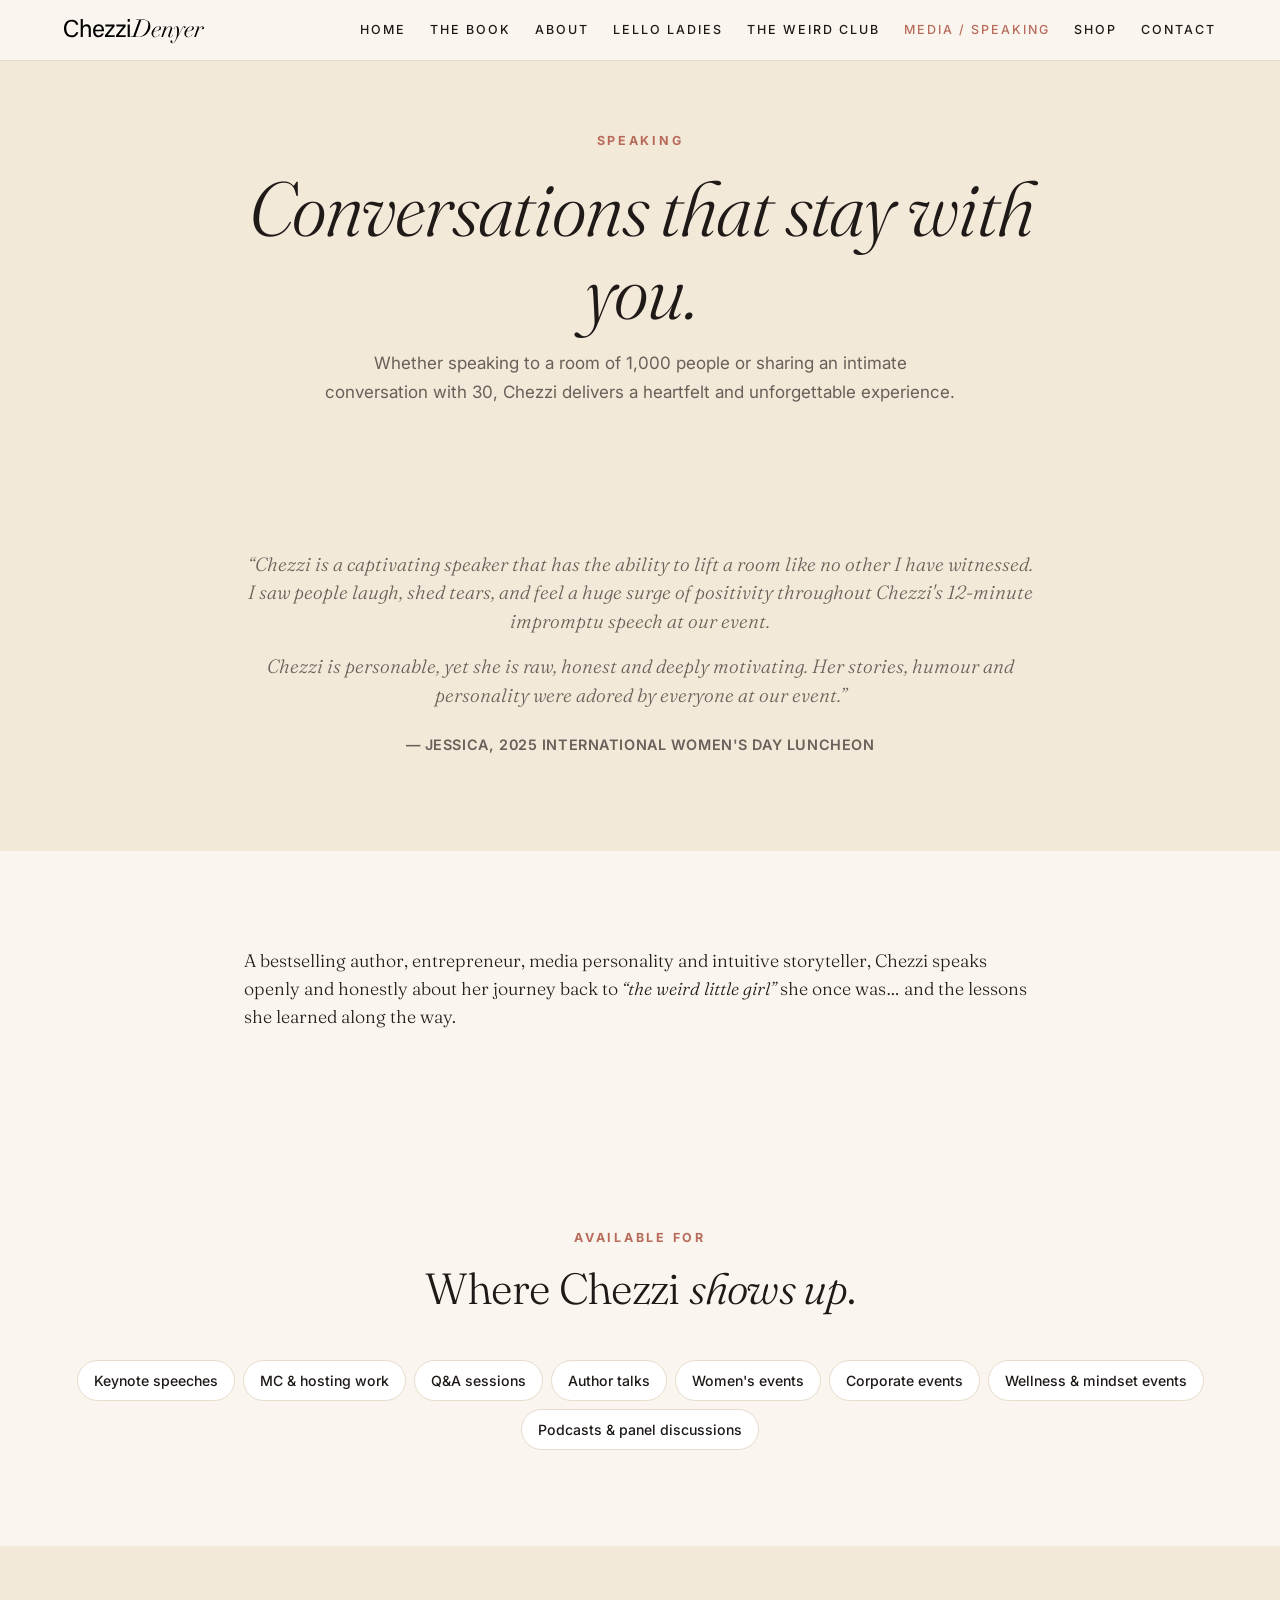
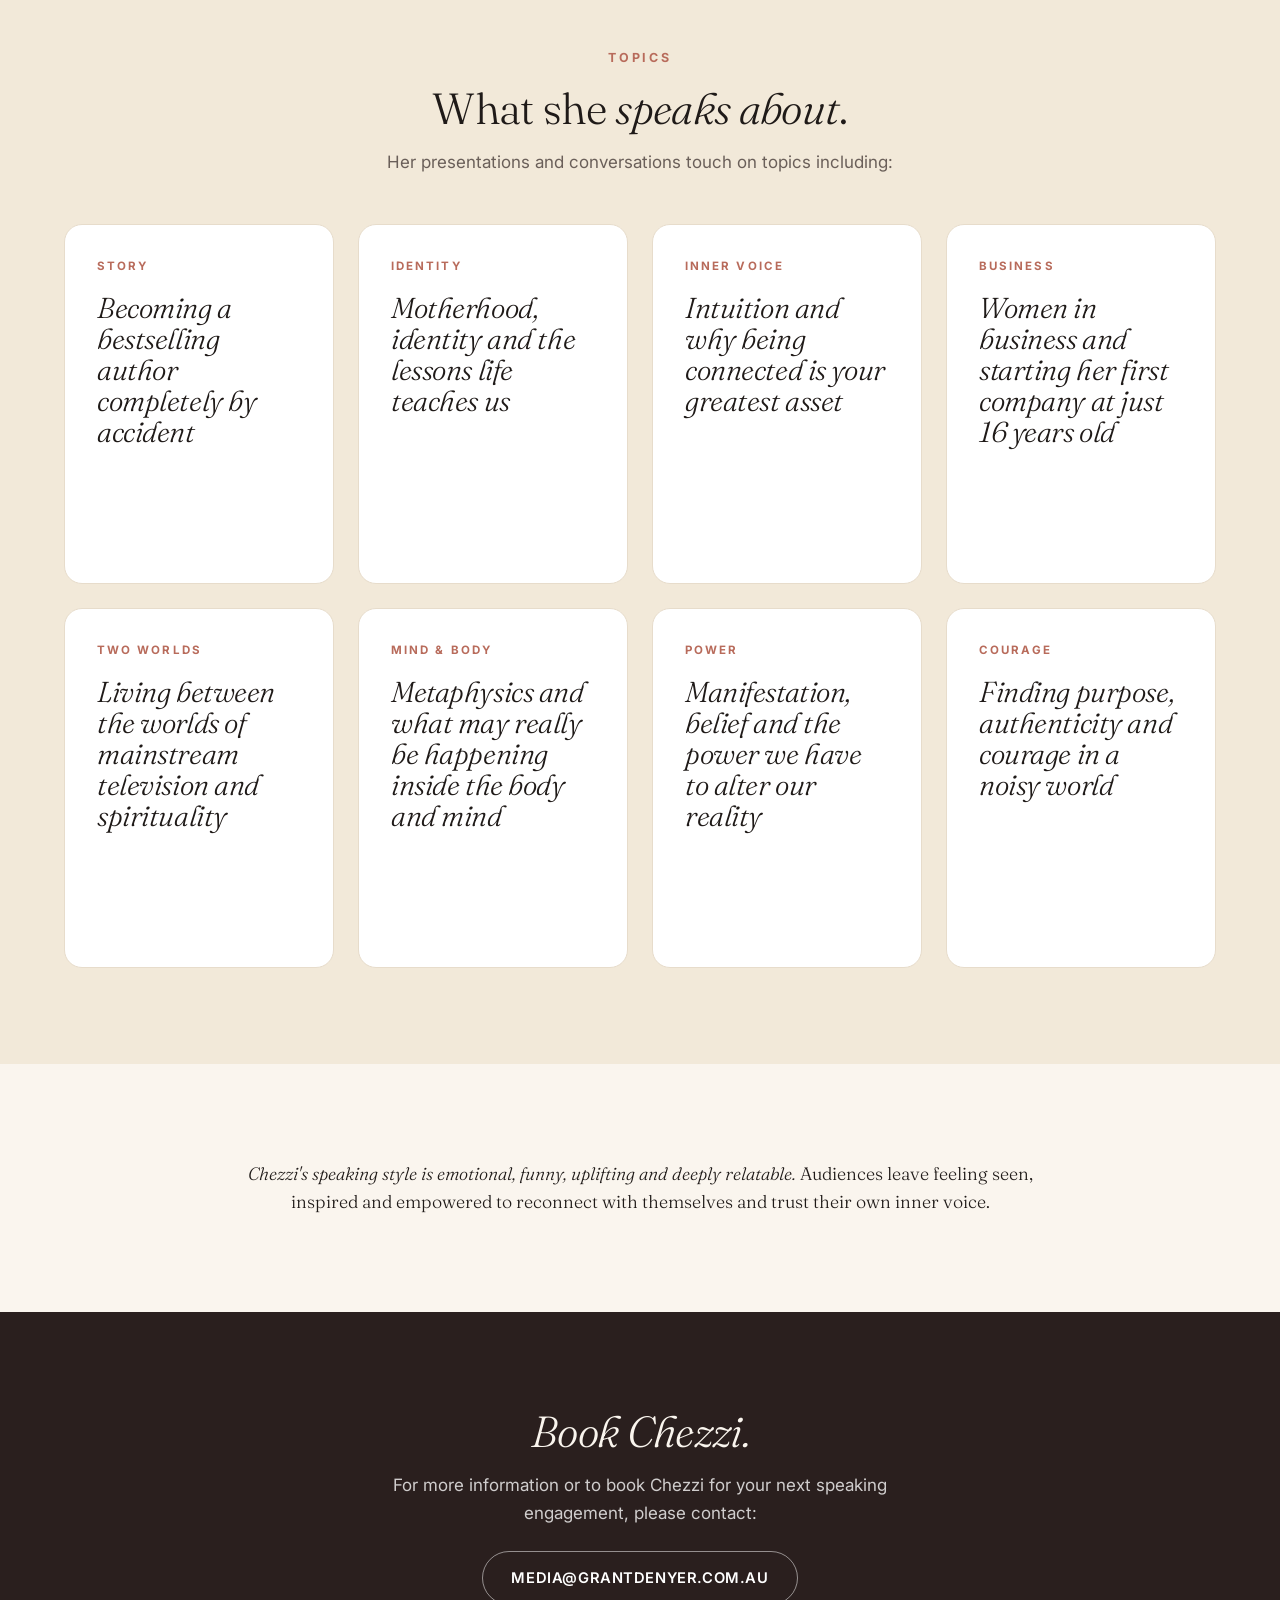
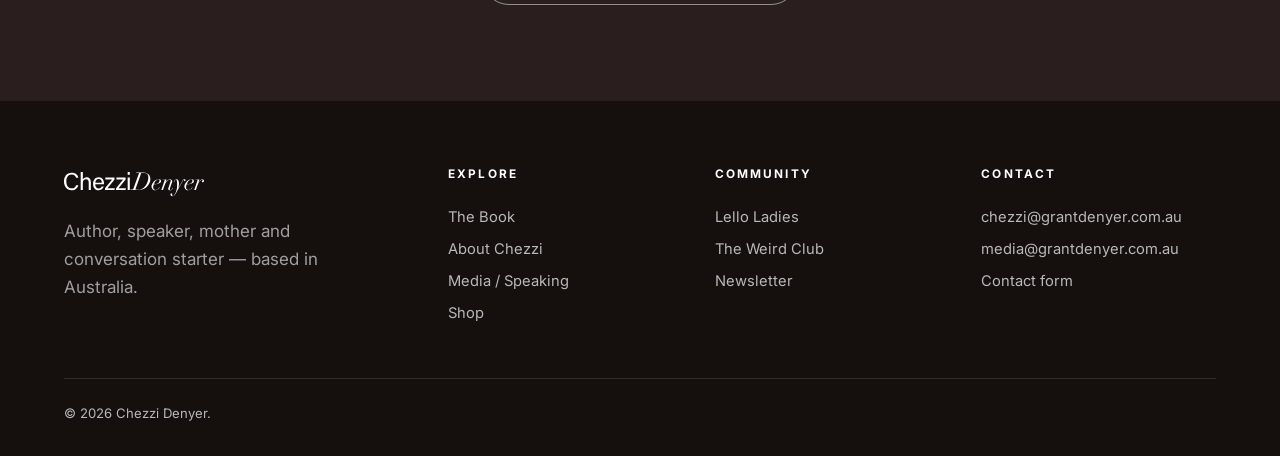
<file: media-speaking.html>
<!DOCTYPE html>
<html lang="en">
<head>
<meta charset="UTF-8">
<meta name="viewport" content="width=device-width, initial-scale=1">
<meta name="robots" content="noindex,nofollow">

<title>Speaking — Chezzi Denyer</title>
<meta name="description" content="Keynote speaker, MC and intuitive storyteller. Chezzi Denyer is available for keynotes, women's events, corporate engagements, wellness gatherings, podcasts and panels.">
<link rel="preconnect" href="https://fonts.googleapis.com">
<link rel="preconnect" href="https://fonts.gstatic.com" crossorigin>
<link href="https://fonts.googleapis.com/css2?family=Fraunces:ital,opsz,wght@0,9..144,300;0,9..144,400;0,9..144,500;1,9..144,300;1,9..144,400&family=Inter:wght@400;500;600;700&display=swap" rel="stylesheet">
<link rel="stylesheet" href="styles.css">
<link rel="icon" href="media-library/cropped-Chezzi-Denyer-Favicon.jpeg">
</head>
<body>

<header class="site-header">
  <div class="container nav">
    <a href="index.html" class="brand" aria-label="Chezzi Denyer — home">
      <img src="media-library/Chezzi-Denyer-Logo.svg" alt="Chezzi Denyer">
    </a>
    <button class="nav-toggle" aria-label="Menu"><span></span><span></span><span></span></button>
    <nav class="nav-links">
      <a href="index.html">Home</a>
      <a href="the-weird-little-girl.html">The Book</a>
      <a href="about.html">About</a>
      <a href="lello-ladies.html">Lello Ladies</a>
      <a href="the-weird-club.html">The Weird Club</a>
      <a href="media-speaking.html" class="active">Media / Speaking</a>
      <a href="shop.html">Shop</a>
      <a href="contact.html">Contact</a>
    </nav>
  </div>
</header>

<section class="page-hero">
  <div class="container">
    <span class="eyebrow">Speaking</span>
    <h1><em>Conversations that</em> stay with you.</h1>
    <p>Whether speaking to a room of 1,000 people or sharing an intimate conversation with 30, Chezzi delivers a heartfelt and unforgettable experience.</p>
  </div>
</section>

<section class="section section--alt">
  <div class="container container--narrow text-center">
    <blockquote class="pull-quote">
      <p>“Chezzi is a captivating speaker that has the ability to lift a room like no other I have witnessed. I saw people laugh, shed tears, and feel a huge surge of positivity throughout Chezzi's 12-minute impromptu speech at our event.</p>
      <p>Chezzi is personable, yet she is raw, honest and deeply motivating. Her stories, humour and personality were adored by everyone at our event.”</p>
      <cite>— Jessica, 2025 International Women's Day Luncheon</cite>
    </blockquote>
  </div>
</section>

<section class="section">
  <div class="container container--narrow">
    <p class="lede">A bestselling author, entrepreneur, media personality and intuitive storyteller, Chezzi speaks openly and honestly about her journey back to <em>“the weird little girl”</em> she once was… and the lessons she learned along the way.</p>
  </div>
</section>

<section class="section">
  <div class="container">
    <div class="text-center" style="max-width: 720px; margin: 0 auto var(--s-6);">
      <span class="eyebrow">Available For</span>
      <h2>Where Chezzi <em>shows up</em>.</h2>
    </div>
    <div class="topic-chips" style="justify-content: center;">
      <span class="topic-chip">Keynote speeches</span>
      <span class="topic-chip">MC &amp; hosting work</span>
      <span class="topic-chip">Q&amp;A sessions</span>
      <span class="topic-chip">Author talks</span>
      <span class="topic-chip">Women's events</span>
      <span class="topic-chip">Corporate events</span>
      <span class="topic-chip">Wellness &amp; mindset events</span>
      <span class="topic-chip">Podcasts &amp; panel discussions</span>
    </div>
  </div>
</section>

<section class="section section--alt">
  <div class="container">
    <div class="text-center" style="max-width: 720px; margin: 0 auto var(--s-6);">
      <span class="eyebrow">Topics</span>
      <h2>What she <em>speaks about</em>.</h2>
      <p>Her presentations and conversations touch on topics including:</p>
    </div>
    <div class="arms-grid">
      <div class="arm-card"><span class="arm-eyebrow">Story</span><h3>Becoming a bestselling author completely by accident</h3></div>
      <div class="arm-card"><span class="arm-eyebrow">Identity</span><h3>Motherhood, identity and the lessons life teaches us</h3></div>
      <div class="arm-card"><span class="arm-eyebrow">Inner voice</span><h3>Intuition and why being connected is your greatest asset</h3></div>
      <div class="arm-card"><span class="arm-eyebrow">Business</span><h3>Women in business and starting her first company at just 16 years old</h3></div>
      <div class="arm-card"><span class="arm-eyebrow">Two worlds</span><h3>Living between the worlds of mainstream television and spirituality</h3></div>
      <div class="arm-card"><span class="arm-eyebrow">Mind &amp; body</span><h3>Metaphysics and what may really be happening inside the body and mind</h3></div>
      <div class="arm-card"><span class="arm-eyebrow">Power</span><h3>Manifestation, belief and the power we have to alter our reality</h3></div>
      <div class="arm-card"><span class="arm-eyebrow">Courage</span><h3>Finding purpose, authenticity and courage in a noisy world</h3></div>
    </div>
  </div>
</section>

<section class="section">
  <div class="container container--narrow text-center">
    <p class="lede"><em>Chezzi's speaking style is emotional, funny, uplifting and deeply relatable.</em> Audiences leave feeling seen, inspired and empowered to reconnect with themselves and trust their own inner voice.</p>
  </div>
</section>

<section class="section cta-band">
  <div class="container container--narrow">
    <h2><em>Book Chezzi.</em></h2>
    <p>For more information or to book Chezzi for your next speaking engagement, please contact:</p>
    <a href="mailto:media@grantdenyer.com.au" class="btn btn-ghost-light">media@grantdenyer.com.au</a>
  </div>
</section>

<footer class="site-footer">
  <div class="container">
    <div class="footer-grid">
      <div>
        <a href="index.html" class="brand brand--inverted" aria-label="Chezzi Denyer — home">
          <img src="media-library/Chezzi-Denyer-Logo.svg" alt="Chezzi Denyer">
        </a>
        <p style="margin-top: var(--s-3); color: rgba(255,255,255,0.6); max-width: 320px;">Author, speaker, mother and conversation starter — based in Australia.</p>
      </div>
      <div><h5>Explore</h5><a href="the-weird-little-girl.html">The Book</a><a href="about.html">About Chezzi</a><a href="media-speaking.html">Media / Speaking</a><a href="shop.html">Shop</a></div>
      <div><h5>Community</h5><a href="lello-ladies.html">Lello Ladies</a><a href="the-weird-club.html">The Weird Club</a><a href="index.html#subscribe">Newsletter</a></div>
      <div><h5>Contact</h5><a href="mailto:chezzi@grantdenyer.com.au">chezzi@grantdenyer.com.au</a><a href="mailto:media@grantdenyer.com.au">media@grantdenyer.com.au</a><a href="contact.html">Contact form</a></div>
    </div>
    <div class="legal"><span>&copy; 2026 Chezzi Denyer.</span></div>
  </div>
</footer>
<script src="script.js" defer></script>
</body>
</html>
</file>
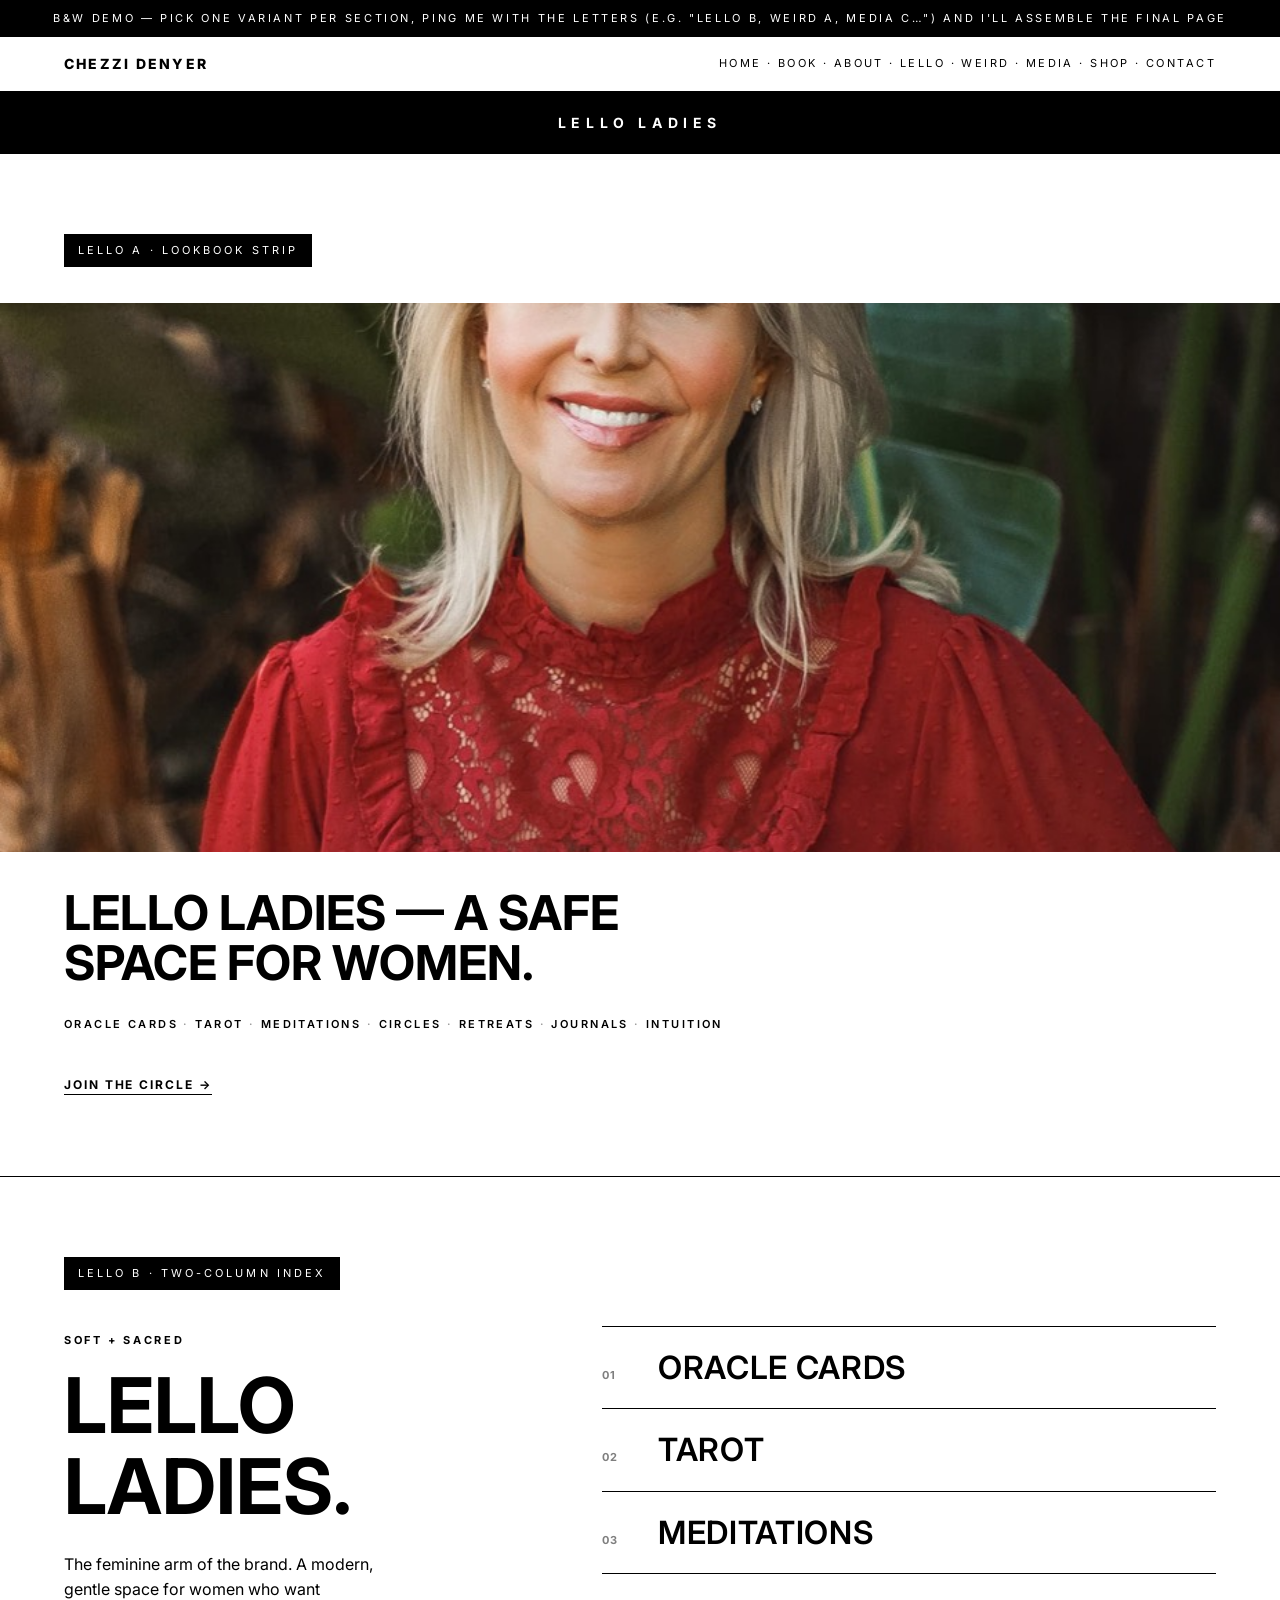
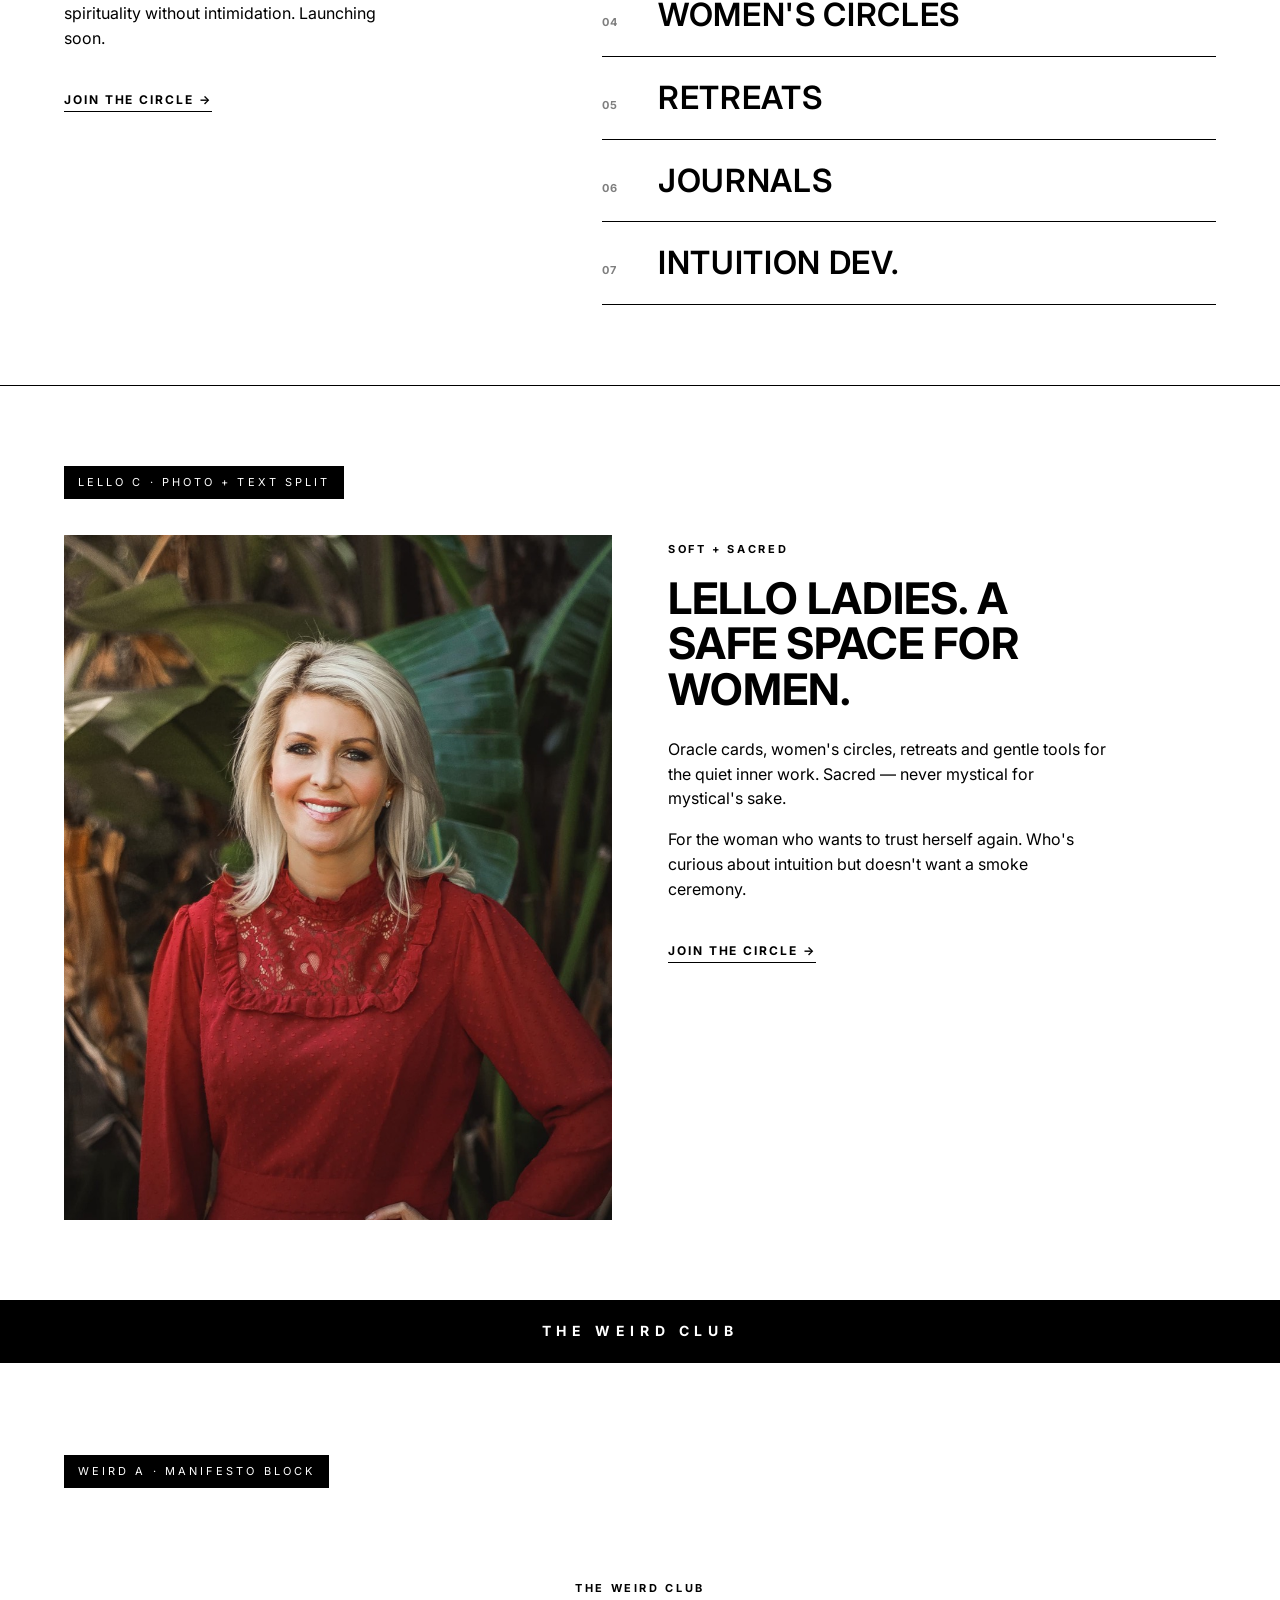
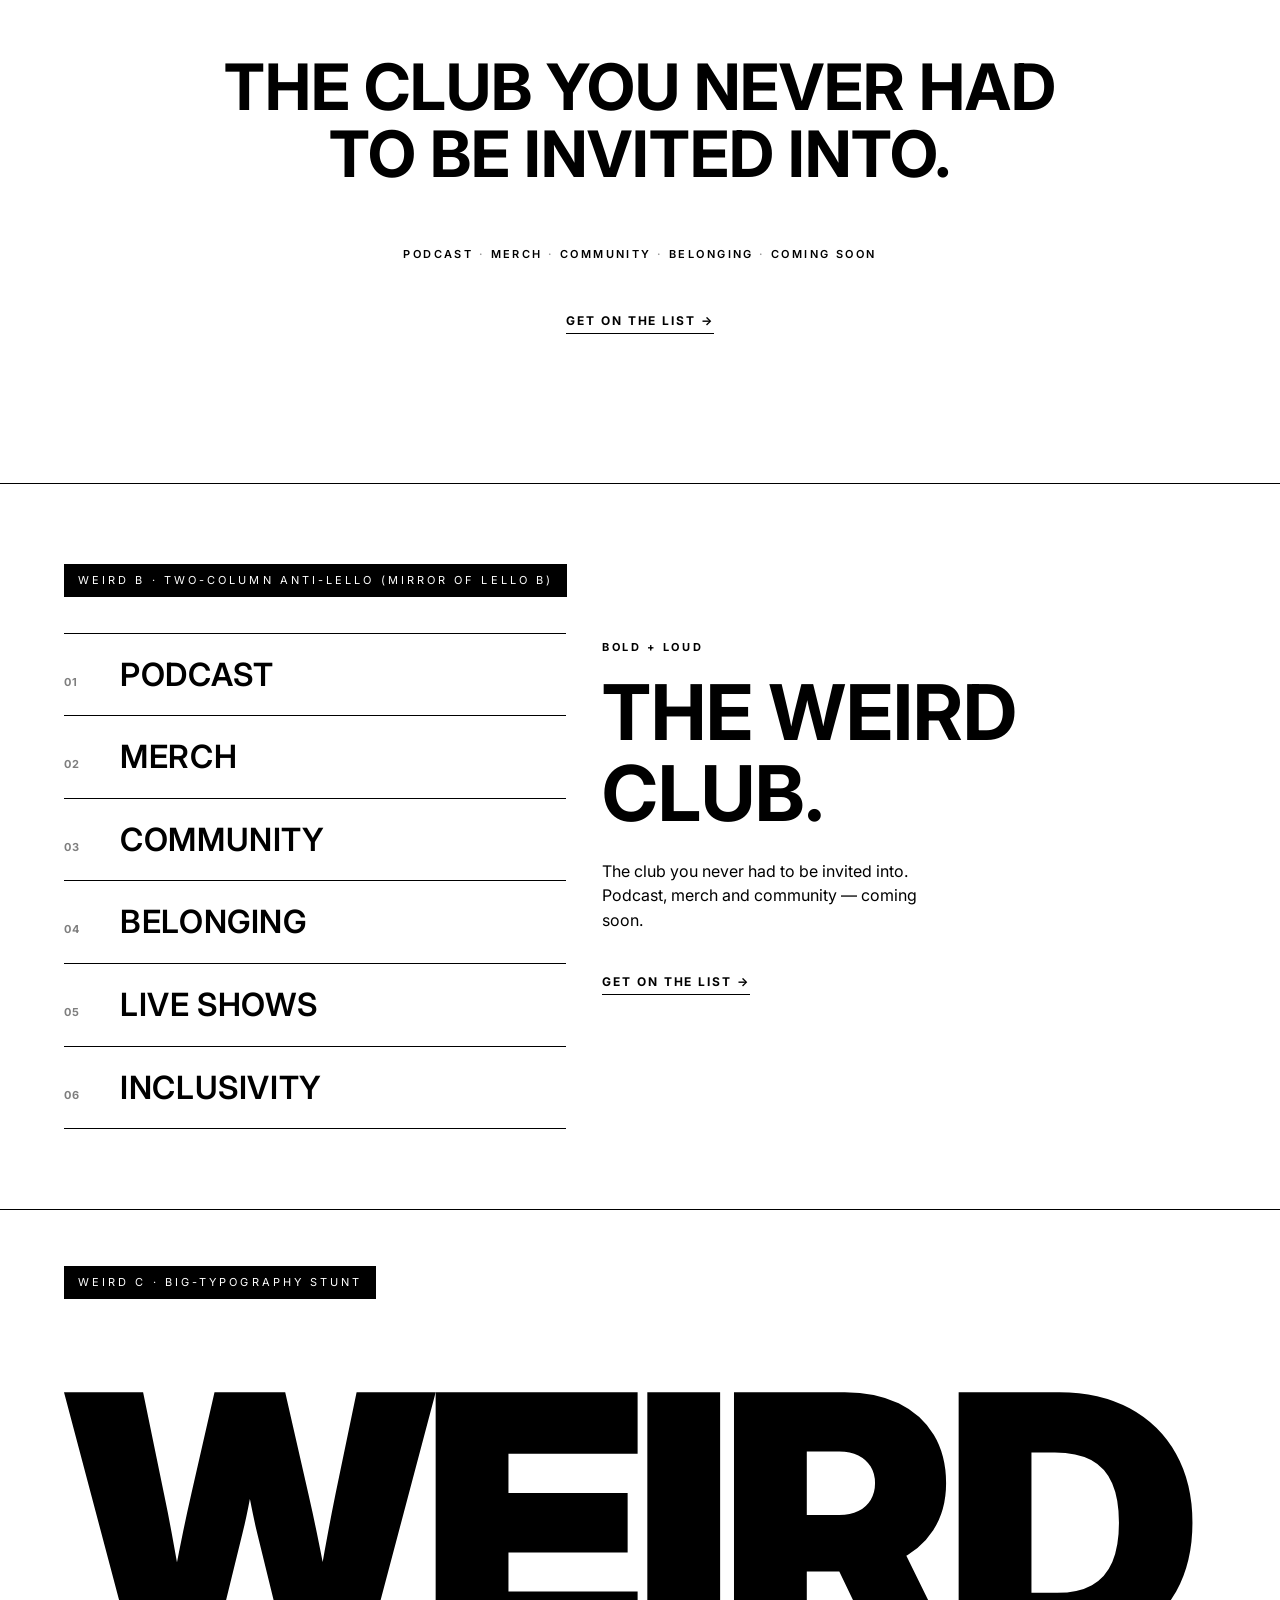
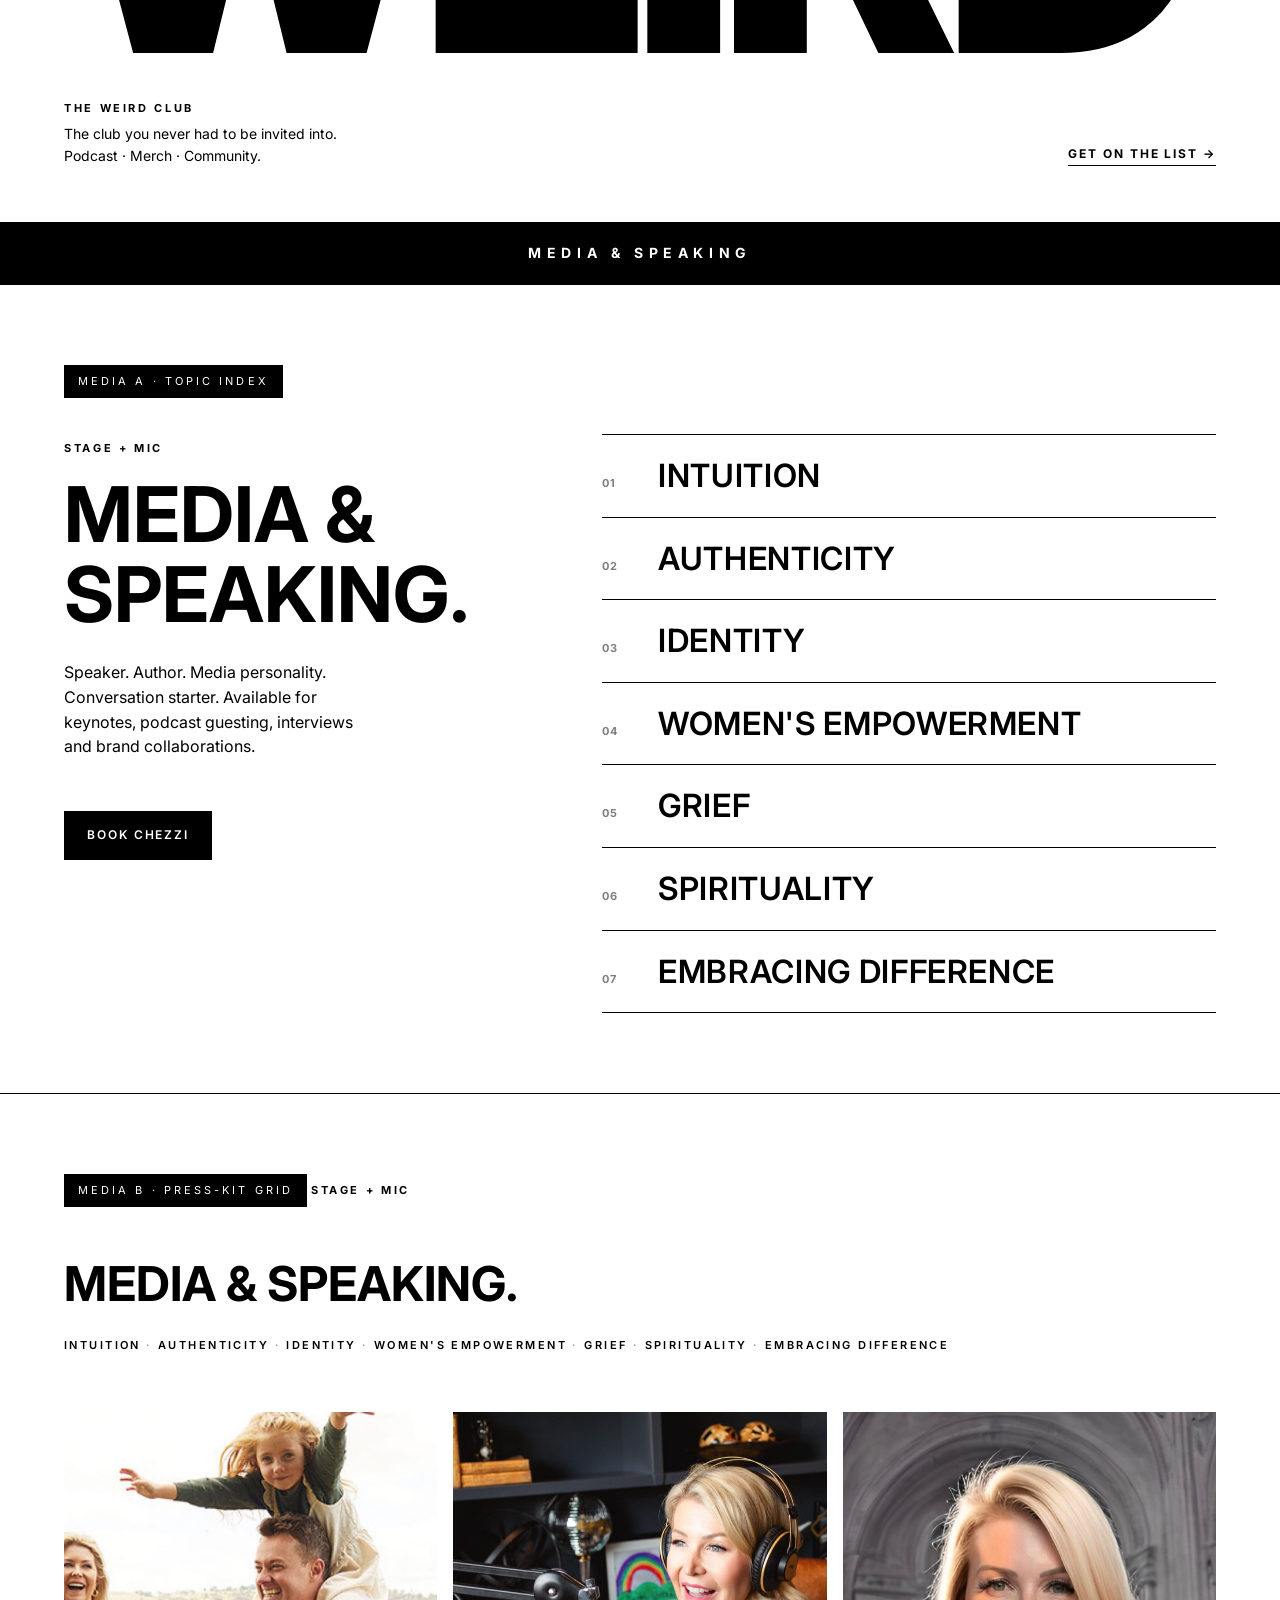
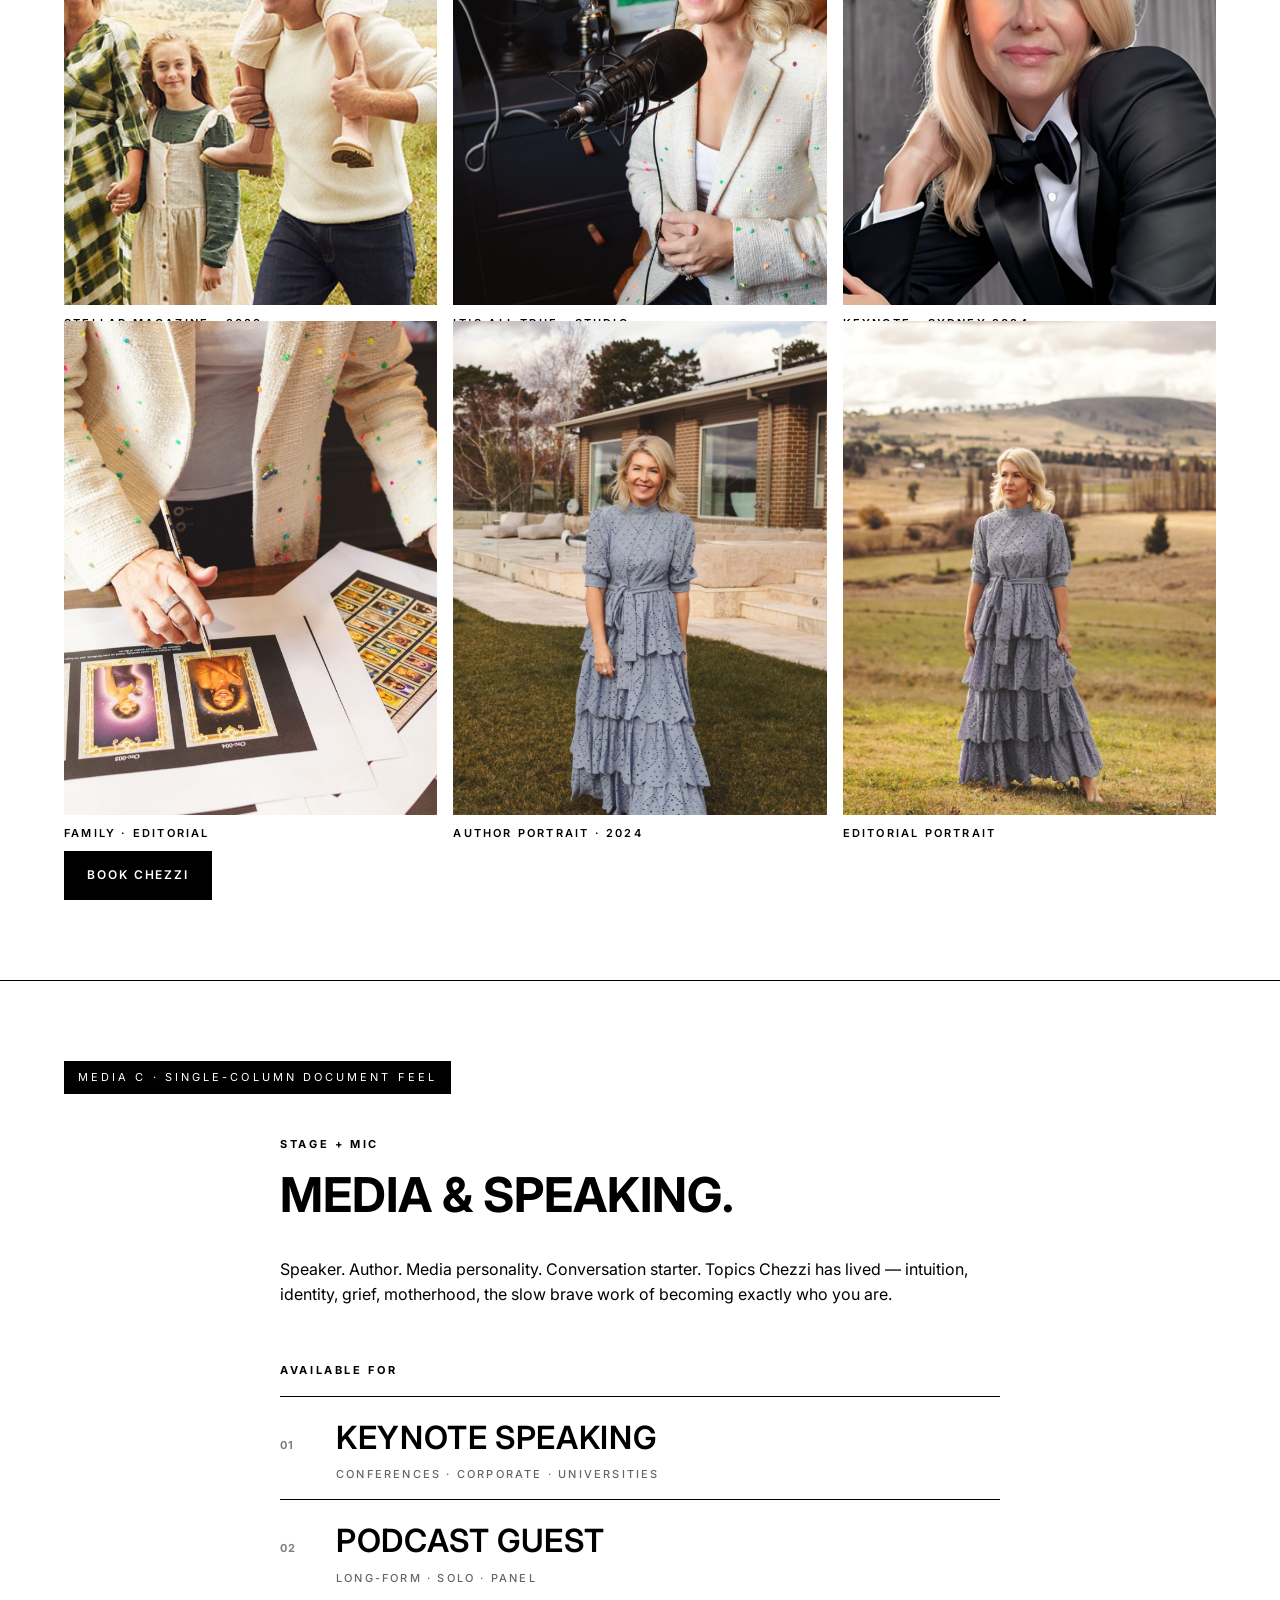
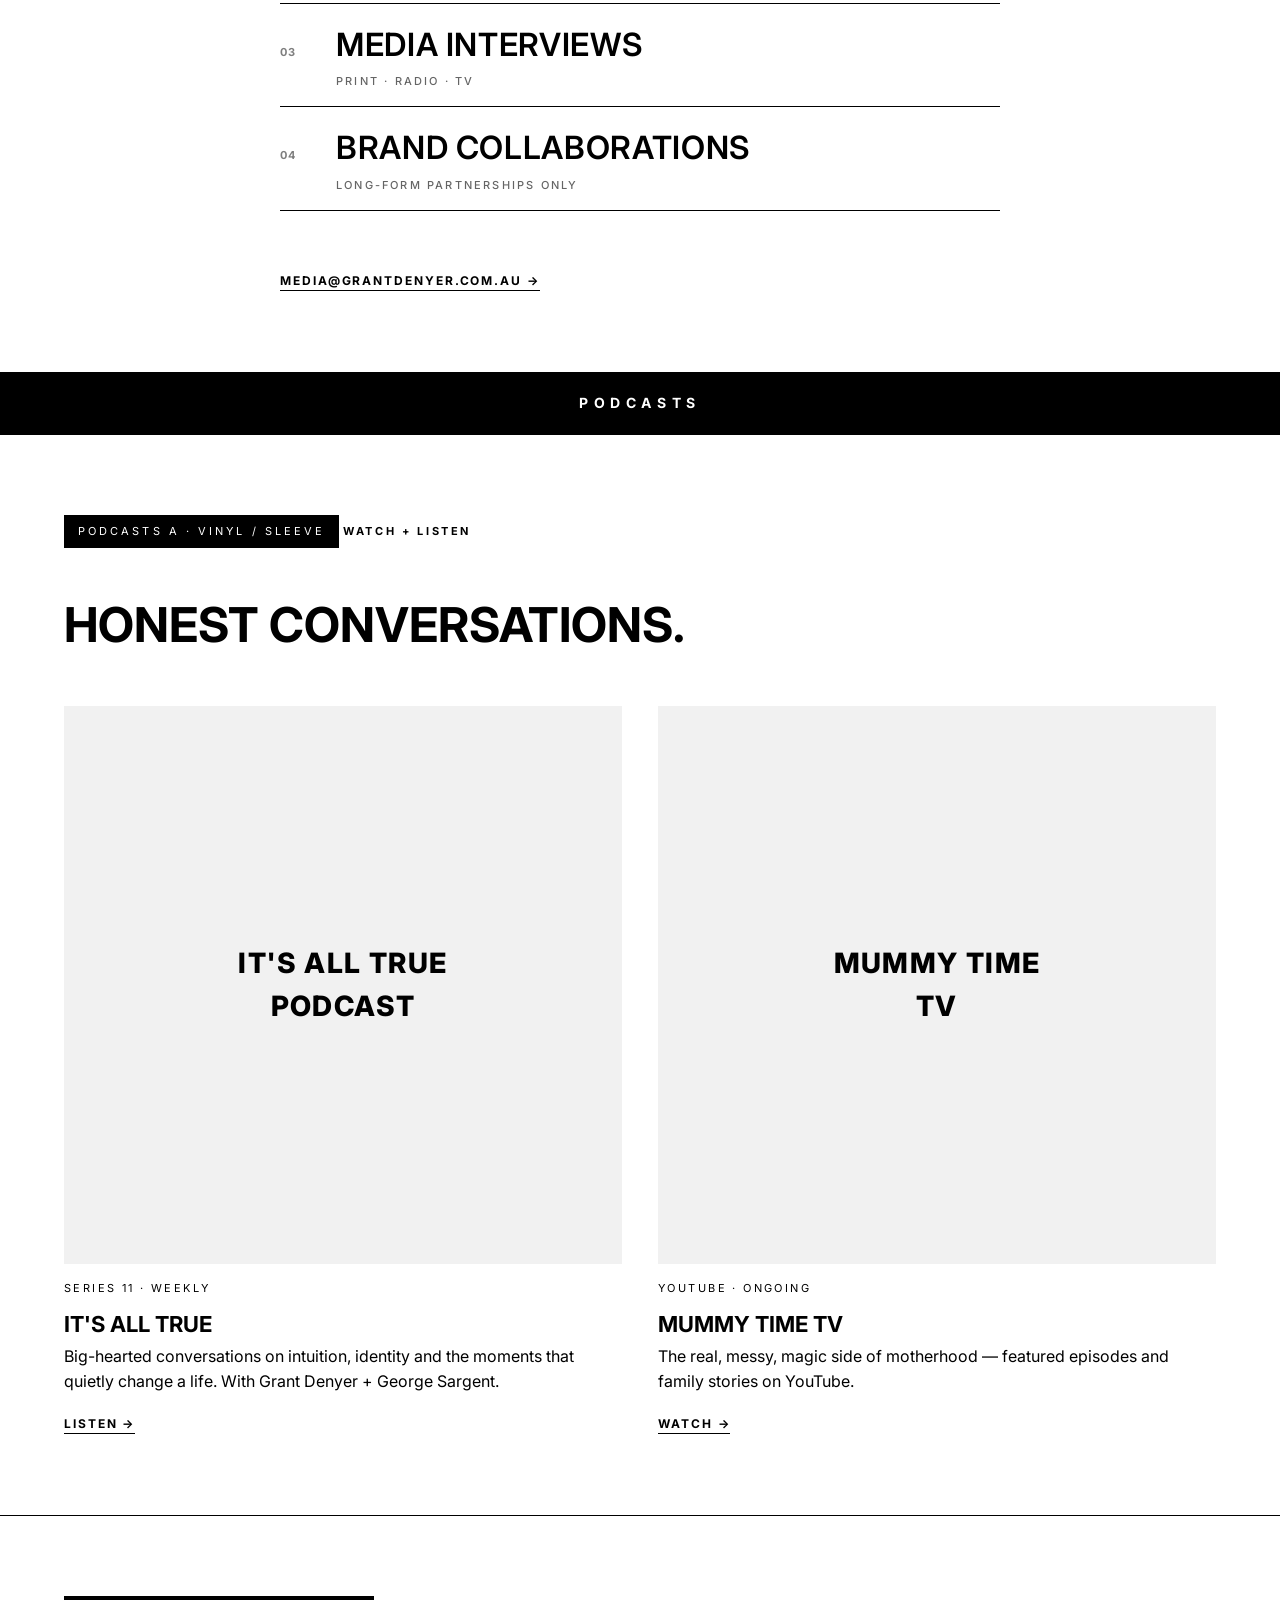
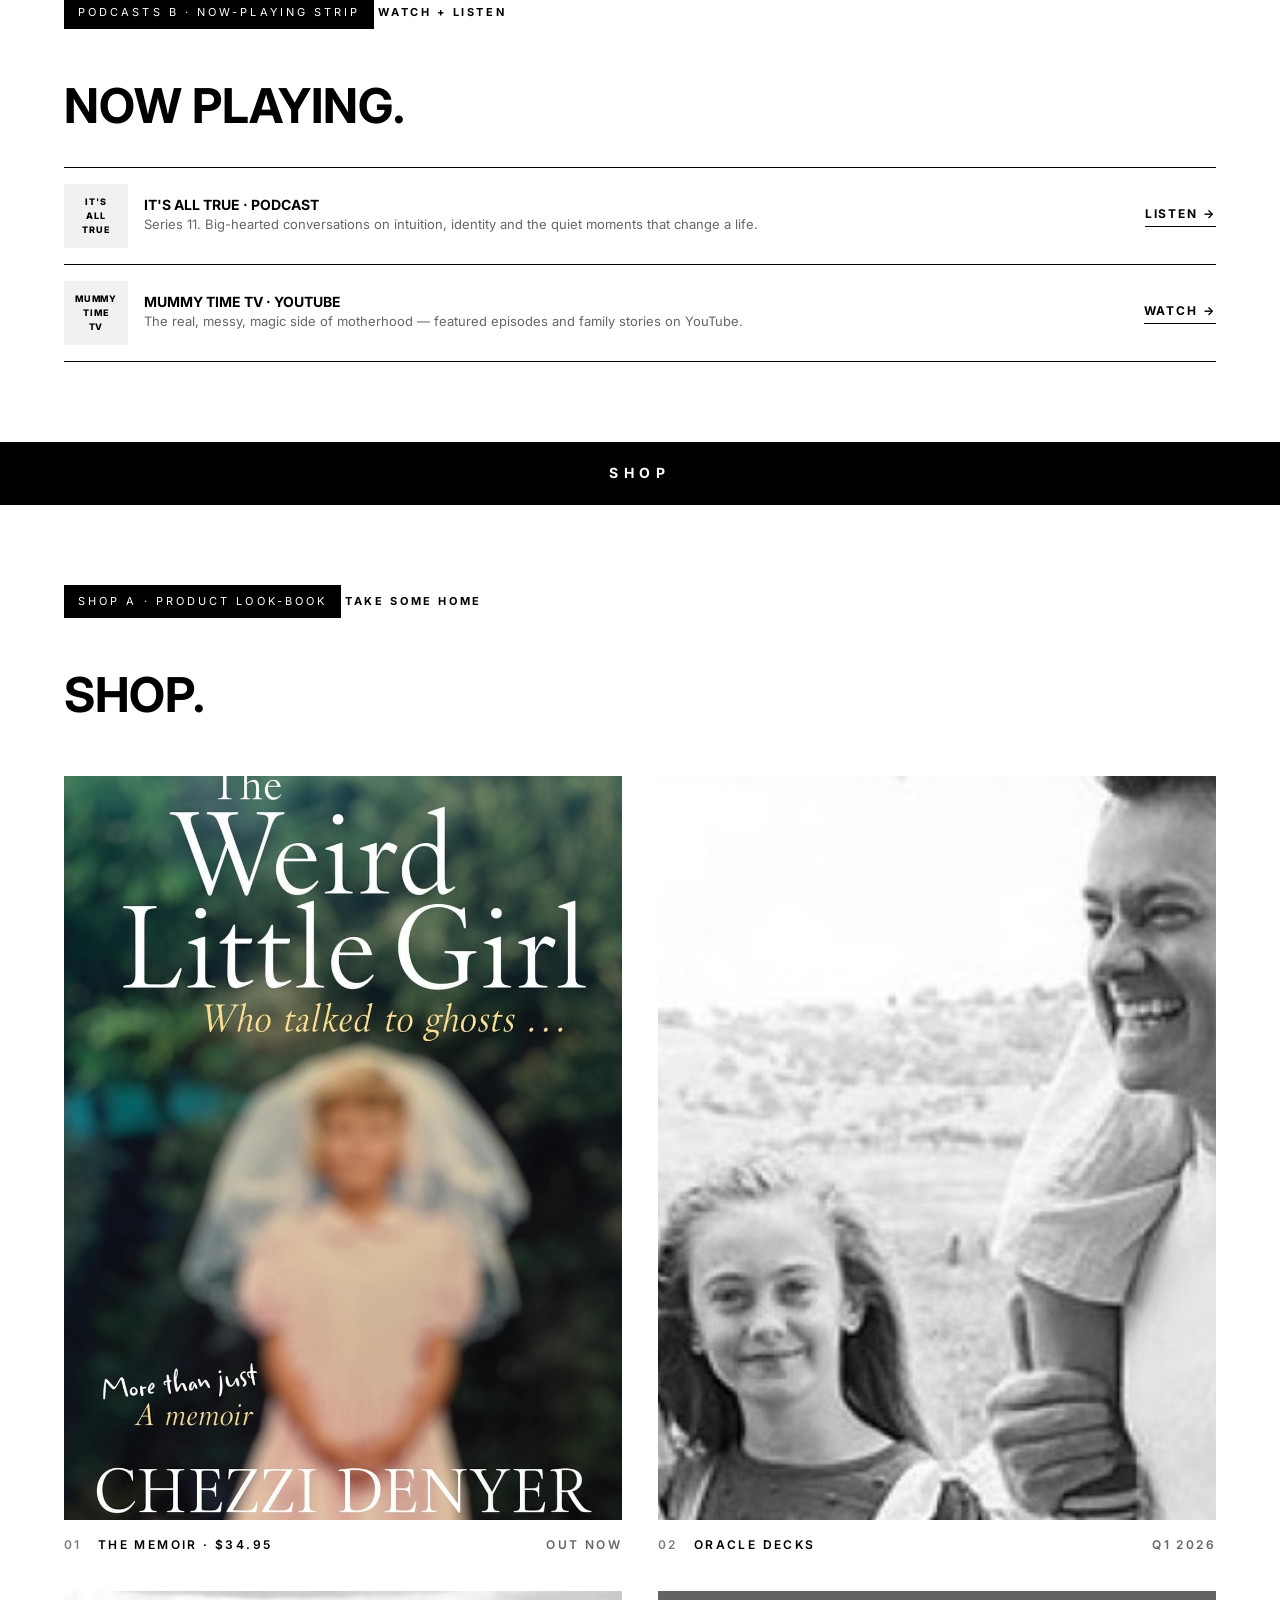
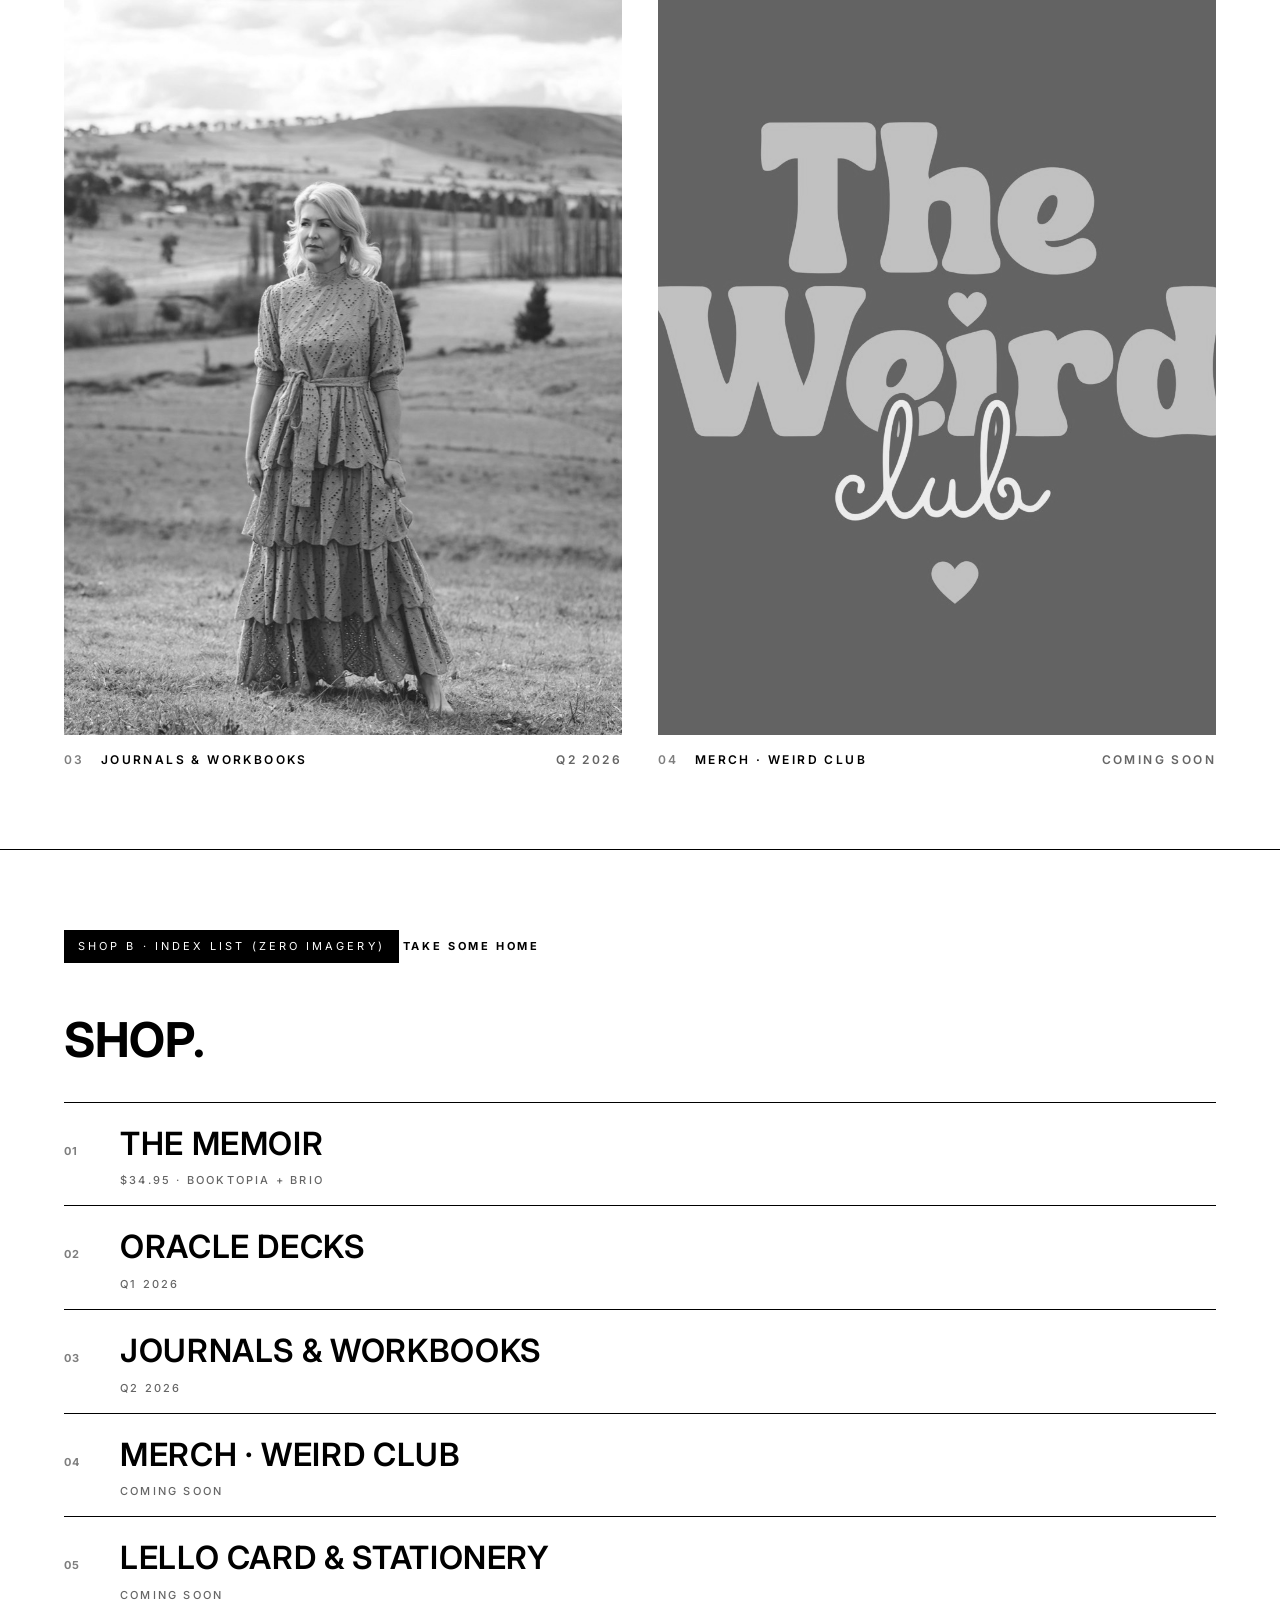
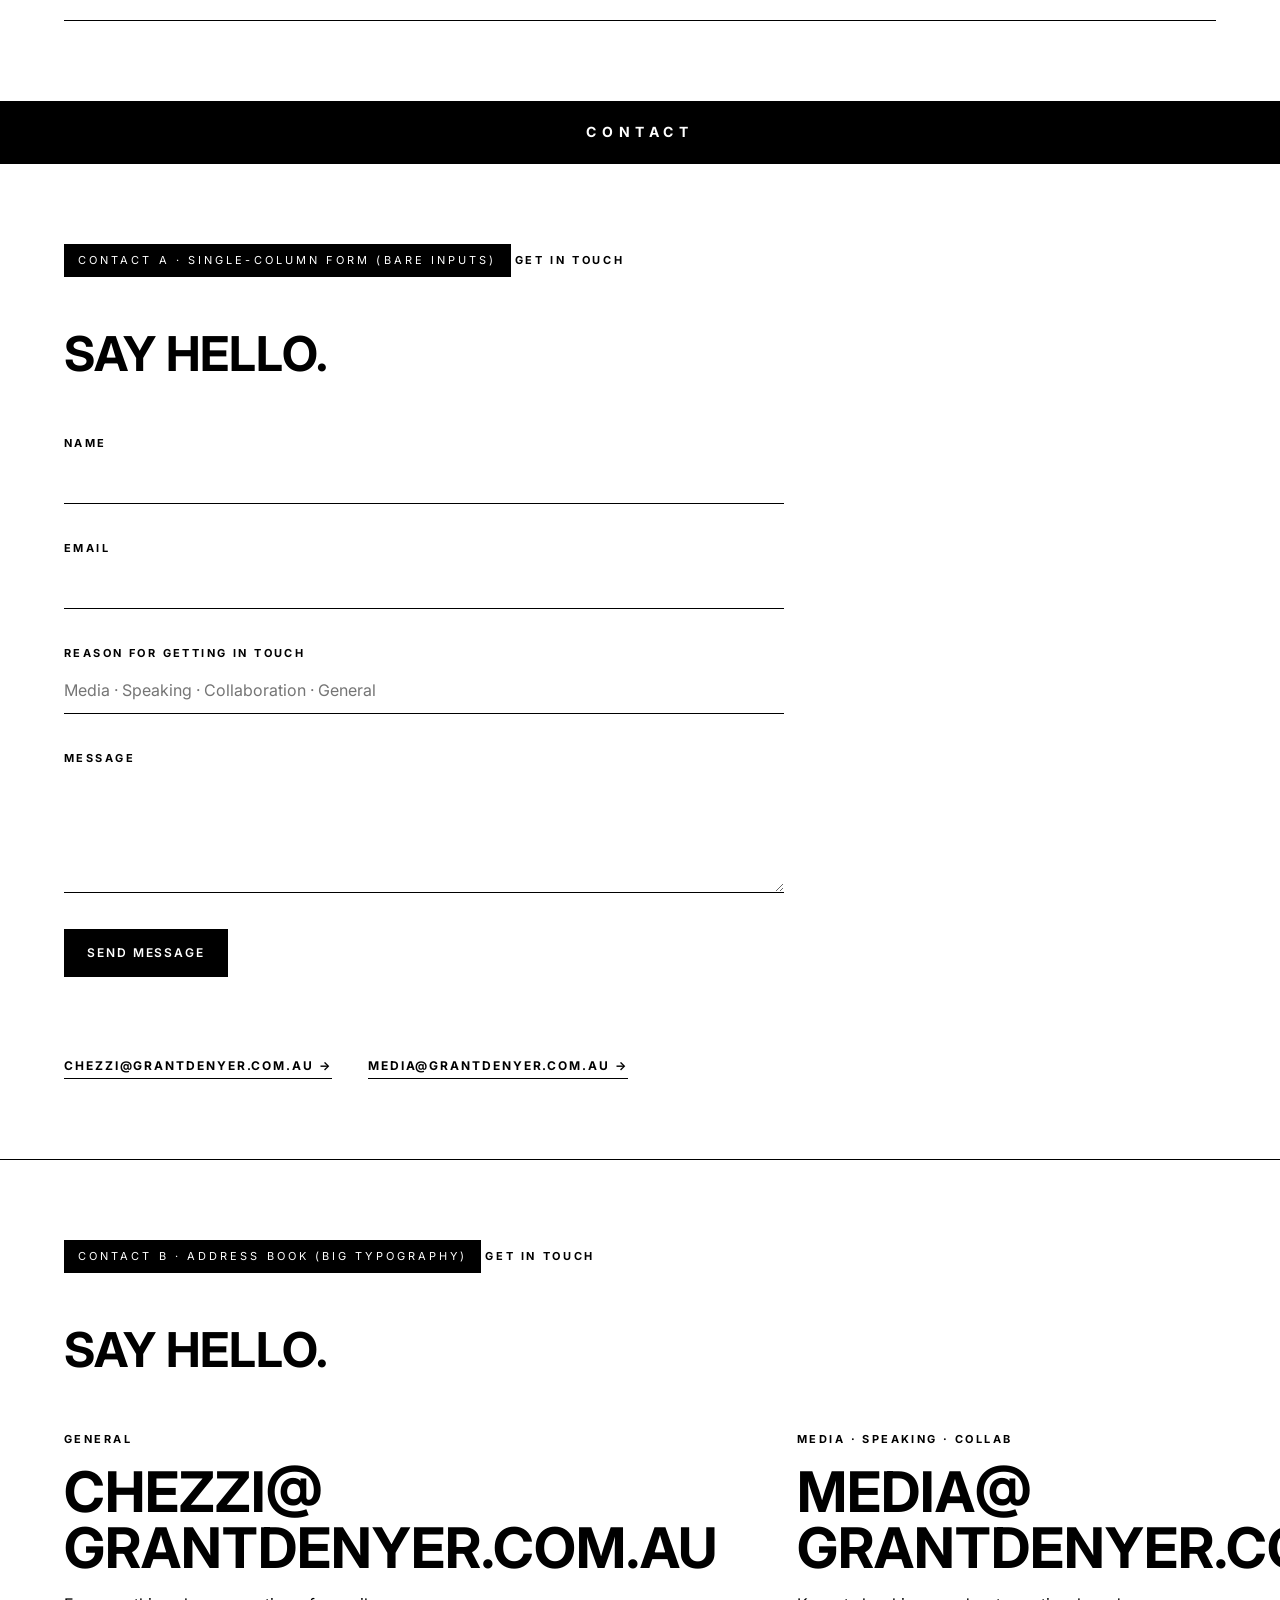
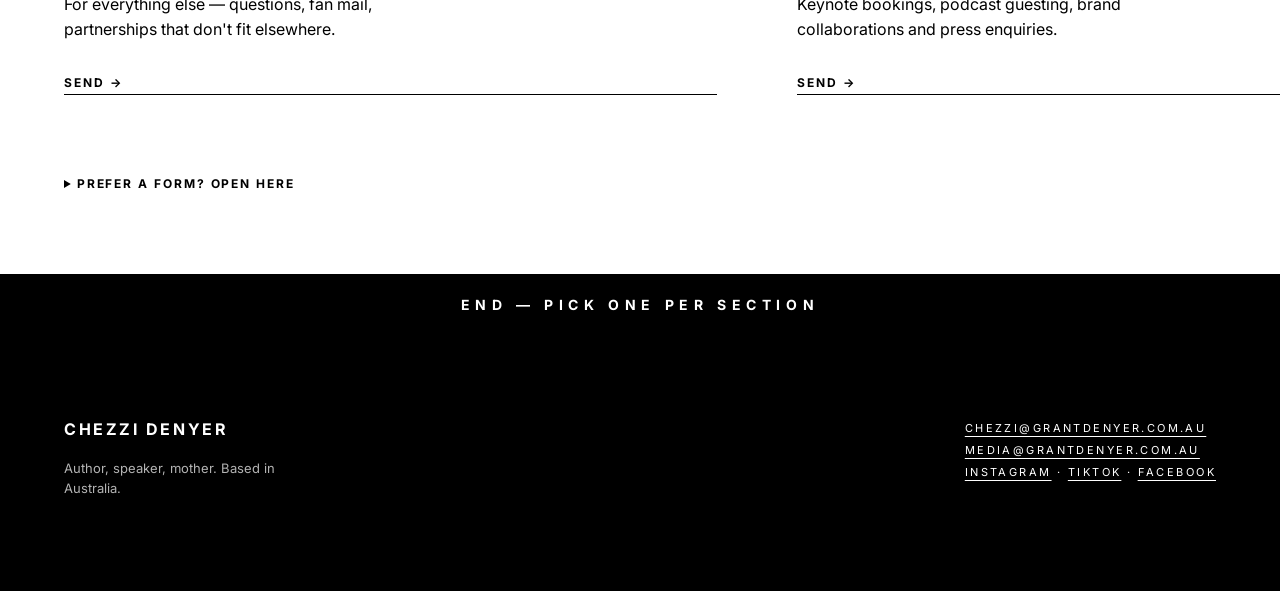
<file: one-pager-bw.html>
<!DOCTYPE html>
<html lang="en">
<head>
<meta charset="UTF-8">
<meta name="viewport" content="width=device-width, initial-scale=1">
<meta name="robots" content="noindex,nofollow">
<title>Chezzi Denyer — Section Variants (B&W demo)</title>
<meta name="description" content="Internal demo: all section variants in the client's pure black & white Inter aesthetic. Pick which version to assemble per section.">
<link rel="preconnect" href="https://fonts.googleapis.com">
<link rel="preconnect" href="https://fonts.gstatic.com" crossorigin>
<link href="https://fonts.googleapis.com/css2?family=Inter:wght@300;400;500;600;700;800;900&display=swap" rel="stylesheet">
<link rel="icon" href="media-library/cropped-Chezzi-Denyer-Favicon.jpeg">
<style>
/* ────────────────────────────────────────────────────────────────────
   B&W demo styles — self-contained. Does NOT load styles.css, so this
   file can't visually contaminate the working MVP. Pure black on pure
   white, Inter only (no Fraunces), all-caps headings, no italics.
   ──────────────────────────────────────────────────────────────────── */
* { box-sizing: border-box; }
:root {
  --fg: #000;
  --bg: #fff;
  --muted: #666;
  --line: #000;
  --hairline: rgba(0,0,0,0.12);
  --s-1: 4px;  --s-2: 8px;  --s-3: 16px; --s-4: 24px;
  --s-5: 36px; --s-6: 56px; --s-7: 80px; --s-8: 112px;
}
html, body { margin: 0; padding: 0; }
body {
  font-family: Inter, system-ui, -apple-system, sans-serif;
  font-weight: 400;
  font-size: 16px;
  line-height: 1.55;
  color: var(--fg);
  background: var(--bg);
  -webkit-font-smoothing: antialiased;
  -moz-osx-font-smoothing: grayscale;
}
img { display: block; max-width: 100%; height: auto; }
a { color: inherit; text-decoration: underline; text-underline-offset: 4px; text-decoration-thickness: 1px; }
a:hover { text-decoration-thickness: 2px; }
h1, h2, h3, h4, h5, h6 {
  font-family: inherit; font-weight: 700;
  letter-spacing: 0; line-height: 1.05;
  text-transform: uppercase;
  margin: 0;
}
p { margin: 0 0 1em; }

.container { width: 100%; max-width: 1200px; margin: 0 auto; padding: 0 var(--s-4); }
.section   { padding-block: var(--s-7); }
.section + .section { border-block-start: 1px solid var(--line); }
.eyebrow {
  display: inline-block;
  font-size: 11px; font-weight: 700;
  letter-spacing: 0.24em; text-transform: uppercase;
}
.tracked { letter-spacing: 0.16em; text-transform: uppercase; }

/* Demo chrome — shown only on this assembly page */
.demo-bar {
  position: sticky; top: 0; z-index: 50;
  background: #000; color: #fff;
  font-size: 11px; letter-spacing: 0.24em; text-transform: uppercase;
  padding: 10px var(--s-4);
  text-align: center;
}
.demo-label {
  display: inline-block;
  background: #000; color: #fff;
  font-size: 11px; letter-spacing: 0.28em; text-transform: uppercase;
  padding: 8px 14px;
  margin-bottom: var(--s-5);
}
.section--demo-divider {
  padding-block: var(--s-4);
  background: #000; color: #fff;
  text-align: center;
}
.section--demo-divider h2 {
  font-size: 14px; letter-spacing: 0.4em;
}

/* Generic helpers */
.cols-2 { display: grid; gap: var(--s-6); }
@media (min-width: 900px) { .cols-2 { grid-template-columns: 1fr 1fr; } }
.cols-2--narrow { gap: var(--s-5); }
@media (min-width: 900px) { .cols-2--narrow { grid-template-columns: 0.9fr 1.1fr; } }

/* Buttons / links */
.btn {
  display: inline-block;
  padding: 14px 22px;
  border: 1px solid var(--fg);
  background: transparent;
  font: inherit; font-weight: 600;
  letter-spacing: 0.16em; text-transform: uppercase;
  font-size: 12px;
  text-decoration: none;
  cursor: pointer;
}
.btn:hover { background: var(--fg); color: var(--bg); }
.btn--solid { background: var(--fg); color: var(--bg); }
.btn--solid:hover { background: transparent; color: var(--fg); }
.arrow-link {
  font-weight: 700; letter-spacing: 0.16em; text-transform: uppercase;
  font-size: 12px; text-decoration: none;
  border-block-end: 1px solid var(--fg);
  padding-block-end: 2px;
}

/* Index list (numbered) */
.index-list { list-style: none; padding: 0; margin: 0; }
.index-list li {
  display: grid; grid-template-columns: 56px 1fr;
  align-items: baseline;
  padding-block: var(--s-3);
  border-block-end: 1px solid var(--line);
  font-weight: 600; letter-spacing: 0.04em; text-transform: uppercase;
}
.index-list li:first-child { border-block-start: 1px solid var(--line); }
.index-list .num { font-size: 11px; opacity: 0.5; font-weight: 700; }
.index-list .label { font-size: 22px; }
.index-list .meta { display: block; font-size: 11px; font-weight: 500; letter-spacing: 0.2em; opacity: 0.6; margin-block-start: 4px; }
@media (min-width: 700px) { .index-list .label { font-size: 32px; } }

/* Topic ticker (pipe-separated) */
.ticker {
  font-size: 11px; font-weight: 600;
  letter-spacing: 0.22em; text-transform: uppercase;
  line-height: 2;
}
.ticker span + span::before { content: " · "; opacity: 0.4; }

/* Image grid */
.photo-grid { display: grid; gap: var(--s-3); }
@media (min-width: 700px) { .photo-grid--2 { grid-template-columns: 1fr 1fr; } }
@media (min-width: 700px) { .photo-grid--3 { grid-template-columns: repeat(3, 1fr); } }
.photo-grid figure { margin: 0; }
.photo-grid img { aspect-ratio: 4/5; object-fit: cover; width: 100%; height: 100%; }
.photo-grid figcaption {
  margin-block-start: 10px;
  font-size: 11px; letter-spacing: 0.2em; text-transform: uppercase;
  font-weight: 600;
}

/* Full-bleed image */
.full-bleed { width: 100vw; margin-inline: calc(50% - 50vw); }
.full-bleed img { width: 100%; aspect-ratio: 16/9; object-fit: cover; }
.full-bleed img.tall { aspect-ratio: 21/9; }

/* Big stunt typography */
.stunt {
  font-size: clamp(120px, 28vw, 420px);
  font-weight: 900;
  line-height: 0.85;
  letter-spacing: -0.04em;
  text-transform: uppercase;
}

/* Underlined form */
.form-bare { display: grid; gap: var(--s-5); max-width: 720px; }
.form-bare .field { display: grid; gap: 6px; }
.form-bare label {
  font-size: 11px; font-weight: 700;
  letter-spacing: 0.22em; text-transform: uppercase;
}
.form-bare input, .form-bare textarea {
  border: 0; border-block-end: 1px solid var(--fg);
  padding: 10px 0; background: transparent;
  font: inherit; color: inherit;
  border-radius: 0;
}
.form-bare textarea { min-height: 120px; resize: vertical; }
.form-bare input:focus, .form-bare textarea:focus { outline: 0; border-block-end-width: 2px; }

/* Vinyl podcast cards */
.vinyl-grid { display: grid; gap: var(--s-5); }
@media (min-width: 700px) { .vinyl-grid { grid-template-columns: 1fr 1fr; } }
.vinyl-card .sleeve {
  aspect-ratio: 1/1;
  background: #f1f1f1;
  display: flex; align-items: center; justify-content: center;
  font-weight: 800; font-size: 28px;
  letter-spacing: 0.05em; text-transform: uppercase;
  text-align: center; padding: var(--s-4);
}
.vinyl-card .meta { margin-block-start: var(--s-3); font-size: 11px; letter-spacing: 0.22em; text-transform: uppercase; }
.vinyl-card h3 { font-size: 22px; margin: 6px 0 var(--s-2); }
.vinyl-card p { margin: 0 0 var(--s-3); }

/* Now-playing row */
.row-list { display: grid; gap: 0; }
.row-list .row {
  display: grid; grid-template-columns: 64px 1fr auto;
  align-items: center; gap: var(--s-3);
  padding-block: var(--s-3);
  border-block-end: 1px solid var(--line);
}
.row-list .row:first-child { border-block-start: 1px solid var(--line); }
.row-list .row .thumb {
  width: 64px; height: 64px; background: #f1f1f1;
  display: flex; align-items: center; justify-content: center;
  font-weight: 800; font-size: 9px; letter-spacing: 0.1em; text-align: center;
  padding: 4px;
}
.row-list .row h4 { font-size: 14px; margin: 0 0 2px; }
.row-list .row p { margin: 0; font-size: 13px; color: var(--muted); }

/* Product look-book */
.product-look { display: grid; gap: var(--s-5); }
@media (min-width: 700px) { .product-look { grid-template-columns: 1fr 1fr; } }
.product-look figure { margin: 0; }
.product-look img { aspect-ratio: 3/4; object-fit: cover; width: 100%; background: #f1f1f1; }
.product-look figcaption {
  display: grid; grid-template-columns: auto 1fr auto;
  gap: var(--s-3);
  margin-block-start: var(--s-3);
  font-size: 12px; letter-spacing: 0.2em; text-transform: uppercase; font-weight: 600;
}
.product-look .num { opacity: 0.5; }
.product-look .status { color: var(--muted); }

/* Address book big-type */
.addr-block { display: grid; gap: var(--s-3); }
.addr-block h3 {
  font-size: clamp(28px, 5vw, 56px);
  line-height: 1;
}
.addr-block .small { font-size: 11px; letter-spacing: 0.22em; text-transform: uppercase; font-weight: 700; }
.addr-block .email {
  font-size: clamp(20px, 3vw, 34px);
  text-decoration: underline;
  text-underline-offset: 8px;
  word-break: break-all;
}

/* Mini header so the page has some context */
.mini-header {
  border-block-end: 1px solid var(--line);
  padding-block: var(--s-3);
}
.mini-header .container { display: flex; justify-content: space-between; align-items: center; }
.mini-header strong { font-weight: 800; letter-spacing: 0.16em; text-transform: uppercase; font-size: 14px; }
.mini-header nav { font-size: 11px; letter-spacing: 0.22em; text-transform: uppercase; }
.mini-header nav a { margin-left: var(--s-3); text-decoration: none; }
</style>
</head>
<body>

<div class="demo-bar">B&amp;W demo — pick one variant per section, ping me with the letters (e.g. "Lello B, Weird A, Media C…") and I'll assemble the final page</div>

<header class="mini-header">
  <div class="container">
    <strong>Chezzi&nbsp;Denyer</strong>
    <nav class="tracked">Home · Book · About · Lello · Weird · Media · Shop · Contact</nav>
  </div>
</header>

<!-- ════════════════════════════════════════════════════════════════════
     LELLO LADIES — VERSIONS A / B / C
     ════════════════════════════════════════════════════════════════════ -->
<section class="section--demo-divider"><h2>Lello Ladies</h2></section>

<!-- LELLO A — Lookbook strip -->
<section class="section">
  <div class="container">
    <span class="demo-label">Lello A · Lookbook strip</span>
  </div>
  <div class="full-bleed">
    <img class="tall" src="media-library/Chezzi-Denyer-3.jpg" alt="">
  </div>
  <div class="container" style="margin-block-start: var(--s-5);">
    <h2 style="font-size: clamp(28px, 4vw, 48px); max-width: 18ch;">Lello Ladies — A safe space for women.</h2>
    <p class="ticker" style="margin-block: var(--s-4) var(--s-5);">
      <span>Oracle Cards</span><span>Tarot</span><span>Meditations</span><span>Circles</span><span>Retreats</span><span>Journals</span><span>Intuition</span>
    </p>
    <a href="#" class="arrow-link">Join the Circle →</a>
  </div>
</section>

<!-- LELLO B — Two-column index -->
<section class="section">
  <div class="container">
    <span class="demo-label">Lello B · Two-column index</span>
    <div class="cols-2 cols-2--narrow">
      <div>
        <span class="eyebrow">Soft + Sacred</span>
        <h2 style="font-size: clamp(40px, 6vw, 88px); margin-block-start: var(--s-3);">Lello<br>Ladies.</h2>
        <p style="max-width: 32ch; margin-block-start: var(--s-4);">The feminine arm of the brand. A modern, gentle space for women who want spirituality without intimidation. Launching soon.</p>
        <a href="#" class="arrow-link" style="margin-block-start: var(--s-4); display: inline-block;">Join the Circle →</a>
      </div>
      <ul class="index-list">
        <li><span class="num">01</span><span><span class="label">Oracle Cards</span></span></li>
        <li><span class="num">02</span><span><span class="label">Tarot</span></span></li>
        <li><span class="num">03</span><span><span class="label">Meditations</span></span></li>
        <li><span class="num">04</span><span><span class="label">Women's Circles</span></span></li>
        <li><span class="num">05</span><span><span class="label">Retreats</span></span></li>
        <li><span class="num">06</span><span><span class="label">Journals</span></span></li>
        <li><span class="num">07</span><span><span class="label">Intuition Dev.</span></span></li>
      </ul>
    </div>
  </div>
</section>

<!-- LELLO C — Photo + text split -->
<section class="section">
  <div class="container">
    <span class="demo-label">Lello C · Photo + text split</span>
    <div class="cols-2">
      <figure style="margin: 0;">
        <img src="media-library/Chezzi-Denyer-3.jpg" alt="" style="aspect-ratio: 4/5; object-fit: cover;">
      </figure>
      <div>
        <span class="eyebrow">Soft + Sacred</span>
        <h2 style="font-size: clamp(28px, 3.4vw, 44px); margin-block-start: var(--s-3); max-width: 16ch;">Lello Ladies. A safe space for women.</h2>
        <p style="margin-block-start: var(--s-4); max-width: 44ch;">Oracle cards, women's circles, retreats and gentle tools for the quiet inner work. Sacred — never mystical for mystical's sake.</p>
        <p style="max-width: 44ch;">For the woman who wants to trust herself again. Who's curious about intuition but doesn't want a smoke ceremony.</p>
        <a href="#" class="arrow-link" style="margin-block-start: var(--s-4); display: inline-block;">Join the Circle →</a>
      </div>
    </div>
  </div>
</section>

<!-- ════════════════════════════════════════════════════════════════════
     THE WEIRD CLUB — VERSIONS A / B / C
     ════════════════════════════════════════════════════════════════════ -->
<section class="section--demo-divider"><h2>The Weird Club</h2></section>

<!-- WEIRD A — Manifesto block -->
<section class="section" style="min-height: 80vh; display: grid; align-content: center;">
  <div class="container">
    <span class="demo-label">Weird A · Manifesto block</span>
    <div style="text-align: center; padding-block: var(--s-6);">
      <span class="eyebrow" style="display: block; margin-block-end: var(--s-6);">The Weird Club</span>
      <h2 style="font-size: clamp(32px, 5vw, 72px); max-width: 22ch; margin: 0 auto; line-height: 1.05;">
        The club you never had to be invited into.
      </h2>
      <p class="ticker" style="margin-block-start: var(--s-6);">
        <span>Podcast</span><span>Merch</span><span>Community</span><span>Belonging</span><span>Coming&nbsp;Soon</span>
      </p>
      <a href="#" class="arrow-link" style="display: inline-block; margin-block-start: var(--s-5);">Get on the list →</a>
    </div>
  </div>
</section>

<!-- WEIRD B — Two-column anti-Lello (mirrors Lello B layout) -->
<section class="section">
  <div class="container">
    <span class="demo-label">Weird B · Two-column anti-Lello (mirror of Lello B)</span>
    <div class="cols-2 cols-2--narrow">
      <ul class="index-list">
        <li><span class="num">01</span><span><span class="label">Podcast</span></span></li>
        <li><span class="num">02</span><span><span class="label">Merch</span></span></li>
        <li><span class="num">03</span><span><span class="label">Community</span></span></li>
        <li><span class="num">04</span><span><span class="label">Belonging</span></span></li>
        <li><span class="num">05</span><span><span class="label">Live Shows</span></span></li>
        <li><span class="num">06</span><span><span class="label">Inclusivity</span></span></li>
      </ul>
      <div>
        <span class="eyebrow">Bold + Loud</span>
        <h2 style="font-size: clamp(40px, 6vw, 88px); margin-block-start: var(--s-3);">The Weird<br>Club.</h2>
        <p style="max-width: 32ch; margin-block-start: var(--s-4);">The club you never had to be invited into. Podcast, merch and community — coming soon.</p>
        <a href="#" class="arrow-link" style="margin-block-start: var(--s-4); display: inline-block;">Get on the list →</a>
      </div>
    </div>
  </div>
</section>

<!-- WEIRD C — Big-typography stunt -->
<section class="section" style="padding-block: var(--s-6);">
  <div class="container">
    <span class="demo-label">Weird C · Big-typography stunt</span>
    <div class="stunt" style="text-align: left; margin-block-start: var(--s-5);">Weird</div>
    <div style="display: flex; justify-content: space-between; align-items: end; flex-wrap: wrap; gap: var(--s-4); margin-block-start: var(--s-4);">
      <p style="max-width: 36ch; margin: 0; font-size: 14px;">
        <span class="eyebrow" style="display: block; margin-bottom: 6px;">The Weird Club</span>
        The club you never had to be invited into. Podcast · Merch · Community.
      </p>
      <a href="#" class="arrow-link">Get on the list →</a>
    </div>
  </div>
</section>

<!-- ════════════════════════════════════════════════════════════════════
     MEDIA & SPEAKING — VERSIONS A / B / C
     ════════════════════════════════════════════════════════════════════ -->
<section class="section--demo-divider"><h2>Media &amp; Speaking</h2></section>

<!-- MEDIA A — Topic index -->
<section class="section">
  <div class="container">
    <span class="demo-label">Media A · Topic index</span>
    <div class="cols-2 cols-2--narrow">
      <div>
        <span class="eyebrow">Stage + Mic</span>
        <h2 style="font-size: clamp(40px, 6vw, 88px); margin-block-start: var(--s-3);">Media &amp;<br>Speaking.</h2>
        <p style="max-width: 32ch; margin-block-start: var(--s-4);">Speaker. Author. Media personality. Conversation starter. Available for keynotes, podcast guesting, interviews and brand collaborations.</p>
        <a href="mailto:media@grantdenyer.com.au" class="btn btn--solid" style="margin-block-start: var(--s-5);">Book Chezzi</a>
      </div>
      <ul class="index-list">
        <li><span class="num">01</span><span><span class="label">Intuition</span></span></li>
        <li><span class="num">02</span><span><span class="label">Authenticity</span></span></li>
        <li><span class="num">03</span><span><span class="label">Identity</span></span></li>
        <li><span class="num">04</span><span><span class="label">Women's Empowerment</span></span></li>
        <li><span class="num">05</span><span><span class="label">Grief</span></span></li>
        <li><span class="num">06</span><span><span class="label">Spirituality</span></span></li>
        <li><span class="num">07</span><span><span class="label">Embracing Difference</span></span></li>
      </ul>
    </div>
  </div>
</section>

<!-- MEDIA B — Press-kit grid -->
<section class="section">
  <div class="container">
    <span class="demo-label">Media B · Press-kit grid</span>
    <span class="eyebrow">Stage + Mic</span>
    <h2 style="font-size: clamp(28px, 4vw, 48px); margin-block: var(--s-3) var(--s-4);">Media &amp; Speaking.</h2>
    <p class="ticker" style="margin-block-end: var(--s-6);">
      <span>Intuition</span><span>Authenticity</span><span>Identity</span><span>Women's Empowerment</span><span>Grief</span><span>Spirituality</span><span>Embracing Difference</span>
    </p>
    <div class="photo-grid photo-grid--3">
      <figure>
        <img src="media-library/Chezzi-Denyer-image-2.jpg" alt="">
        <figcaption>Stellar Magazine · 2023</figcaption>
      </figure>
      <figure>
        <img src="media-library/Chezzi-Denyer-5-1-scaled.jpg" alt="">
        <figcaption>It's All True · Studio</figcaption>
      </figure>
      <figure>
        <img src="media-library/Chezzi-Denyer-1.jpg" alt="">
        <figcaption>Keynote · Sydney 2024</figcaption>
      </figure>
      <figure>
        <img src="media-library/Chezzi-Denyer-7-1-scaled.jpg" alt="">
        <figcaption>Family · Editorial</figcaption>
      </figure>
      <figure>
        <img src="media-library/Chezzi-Denyer-22-scaled.jpg" alt="">
        <figcaption>Author portrait · 2024</figcaption>
      </figure>
      <figure>
        <img src="media-library/Chezzi-Denyer-23-scaled.jpg" alt="">
        <figcaption>Editorial portrait</figcaption>
      </figure>
    </div>
    <a href="mailto:media@grantdenyer.com.au" class="btn btn--solid" style="margin-block-start: var(--s-5);">Book Chezzi</a>
  </div>
</section>

<!-- MEDIA C — Single-column document feel -->
<section class="section">
  <div class="container">
    <span class="demo-label">Media C · Single-column document feel</span>
    <div style="max-width: 720px; margin: 0 auto;">
      <span class="eyebrow">Stage + Mic</span>
      <h2 style="font-size: clamp(28px, 4vw, 48px); margin-block: var(--s-3) var(--s-5);">Media &amp; Speaking.</h2>

      <p style="margin-block-end: var(--s-6);">Speaker. Author. Media personality. Conversation starter. Topics Chezzi has lived — intuition, identity, grief, motherhood, the slow brave work of becoming exactly who you are.</p>

      <span class="eyebrow" style="display: block; margin-block-end: var(--s-3);">Available for</span>
      <ul class="index-list" style="margin-block-end: var(--s-6);">
        <li><span class="num">01</span><span><span class="label">Keynote Speaking</span><span class="meta">Conferences · Corporate · Universities</span></span></li>
        <li><span class="num">02</span><span><span class="label">Podcast Guest</span><span class="meta">Long-form · Solo · Panel</span></span></li>
        <li><span class="num">03</span><span><span class="label">Media Interviews</span><span class="meta">Print · Radio · TV</span></span></li>
        <li><span class="num">04</span><span><span class="label">Brand Collaborations</span><span class="meta">Long-form partnerships only</span></span></li>
      </ul>

      <a href="mailto:media@grantdenyer.com.au" class="arrow-link">media@grantdenyer.com.au →</a>
    </div>
  </div>
</section>

<!-- ════════════════════════════════════════════════════════════════════
     PODCASTS — VERSIONS A / B
     ════════════════════════════════════════════════════════════════════ -->
<section class="section--demo-divider"><h2>Podcasts</h2></section>

<!-- PODCAST A — Vinyl / sleeve -->
<section class="section">
  <div class="container">
    <span class="demo-label">Podcasts A · Vinyl / sleeve</span>
    <span class="eyebrow">Watch + Listen</span>
    <h2 style="font-size: clamp(28px, 4vw, 48px); margin-block: var(--s-3) var(--s-6);">Honest conversations.</h2>
    <div class="vinyl-grid">
      <div class="vinyl-card">
        <div class="sleeve">It's All True<br>Podcast</div>
        <p class="meta">Series 11 · Weekly</p>
        <h3>It's All True</h3>
        <p>Big-hearted conversations on intuition, identity and the moments that quietly change a life. With Grant Denyer + George Sargent.</p>
        <a href="#" class="arrow-link">Listen →</a>
      </div>
      <div class="vinyl-card">
        <div class="sleeve">Mummy Time<br>TV</div>
        <p class="meta">YouTube · Ongoing</p>
        <h3>Mummy Time TV</h3>
        <p>The real, messy, magic side of motherhood — featured episodes and family stories on YouTube.</p>
        <a href="#" class="arrow-link">Watch →</a>
      </div>
    </div>
  </div>
</section>

<!-- PODCAST B — Now-playing strip -->
<section class="section">
  <div class="container">
    <span class="demo-label">Podcasts B · Now-playing strip</span>
    <span class="eyebrow">Watch + Listen</span>
    <h2 style="font-size: clamp(28px, 4vw, 48px); margin-block: var(--s-3) var(--s-5);">Now playing.</h2>
    <div class="row-list">
      <div class="row">
        <div class="thumb">IT'S<br>ALL<br>TRUE</div>
        <div>
          <h4>It's All True · Podcast</h4>
          <p>Series 11. Big-hearted conversations on intuition, identity and the quiet moments that change a life.</p>
        </div>
        <a href="#" class="arrow-link">Listen →</a>
      </div>
      <div class="row">
        <div class="thumb">MUMMY<br>TIME<br>TV</div>
        <div>
          <h4>Mummy Time TV · YouTube</h4>
          <p>The real, messy, magic side of motherhood — featured episodes and family stories on YouTube.</p>
        </div>
        <a href="#" class="arrow-link">Watch →</a>
      </div>
    </div>
  </div>
</section>

<!-- ════════════════════════════════════════════════════════════════════
     SHOP — VERSIONS A / B
     ════════════════════════════════════════════════════════════════════ -->
<section class="section--demo-divider"><h2>Shop</h2></section>

<!-- SHOP A — Product look-book -->
<section class="section">
  <div class="container">
    <span class="demo-label">Shop A · Product look-book</span>
    <span class="eyebrow">Take Some Home</span>
    <h2 style="font-size: clamp(28px, 4vw, 48px); margin-block: var(--s-3) var(--s-6);">Shop.</h2>
    <div class="product-look">
      <figure>
        <img src="media-library/Chezzi-Denyer-24.jpg" alt="The Memoir">
        <figcaption>
          <span class="num">01</span>
          <span>The Memoir · $34.95</span>
          <span class="status">Out Now</span>
        </figcaption>
      </figure>
      <figure>
        <img src="media-library/Chezzi-Denyer-image-1.jpg" alt="Oracle Decks placeholder" style="filter: grayscale(1);">
        <figcaption>
          <span class="num">02</span>
          <span>Oracle Decks</span>
          <span class="status">Q1 2026</span>
        </figcaption>
      </figure>
      <figure>
        <img src="media-library/Chezzi-Denyer-23-scaled.jpg" alt="Journals placeholder" style="filter: grayscale(1);">
        <figcaption>
          <span class="num">03</span>
          <span>Journals &amp; Workbooks</span>
          <span class="status">Q2 2026</span>
        </figcaption>
      </figure>
      <figure>
        <img src="media-library/the-weird-club-logo.jpg" alt="Merch placeholder" style="filter: grayscale(1);">
        <figcaption>
          <span class="num">04</span>
          <span>Merch · Weird Club</span>
          <span class="status">Coming Soon</span>
        </figcaption>
      </figure>
    </div>
  </div>
</section>

<!-- SHOP B — Index list -->
<section class="section">
  <div class="container">
    <span class="demo-label">Shop B · Index list (zero imagery)</span>
    <span class="eyebrow">Take Some Home</span>
    <h2 style="font-size: clamp(28px, 4vw, 48px); margin-block: var(--s-3) var(--s-5);">Shop.</h2>
    <ul class="index-list">
      <li><span class="num">01</span><span><span class="label">The Memoir</span><span class="meta">$34.95 · Booktopia + Brio</span></span></li>
      <li><span class="num">02</span><span><span class="label">Oracle Decks</span><span class="meta">Q1 2026</span></span></li>
      <li><span class="num">03</span><span><span class="label">Journals &amp; Workbooks</span><span class="meta">Q2 2026</span></span></li>
      <li><span class="num">04</span><span><span class="label">Merch · Weird Club</span><span class="meta">Coming Soon</span></span></li>
      <li><span class="num">05</span><span><span class="label">Lello Card &amp; Stationery</span><span class="meta">Coming Soon</span></span></li>
    </ul>
  </div>
</section>

<!-- ════════════════════════════════════════════════════════════════════
     CONTACT — VERSIONS A / B
     ════════════════════════════════════════════════════════════════════ -->
<section class="section--demo-divider"><h2>Contact</h2></section>

<!-- CONTACT A — Single-column form -->
<section class="section">
  <div class="container">
    <span class="demo-label">Contact A · Single-column form (bare inputs)</span>
    <span class="eyebrow">Get in touch</span>
    <h2 style="font-size: clamp(28px, 4vw, 48px); margin-block: var(--s-3) var(--s-6);">Say hello.</h2>

    <form class="form-bare">
      <div class="field">
        <label for="cn-name">Name</label>
        <input type="text" id="cn-name" name="name" autocomplete="name">
      </div>
      <div class="field">
        <label for="cn-email">Email</label>
        <input type="email" id="cn-email" name="email" autocomplete="email">
      </div>
      <div class="field">
        <label for="cn-reason">Reason for getting in touch</label>
        <input type="text" id="cn-reason" name="reason" placeholder="Media · Speaking · Collaboration · General">
      </div>
      <div class="field">
        <label for="cn-msg">Message</label>
        <textarea id="cn-msg" name="message"></textarea>
      </div>
      <div>
        <button type="submit" class="btn btn--solid">Send message</button>
      </div>
    </form>

    <div style="margin-block-start: var(--s-7); display: flex; gap: var(--s-5); flex-wrap: wrap; font-size: 14px;">
      <a href="mailto:chezzi@grantdenyer.com.au" class="arrow-link">chezzi@grantdenyer.com.au →</a>
      <a href="mailto:media@grantdenyer.com.au" class="arrow-link">media@grantdenyer.com.au →</a>
    </div>
  </div>
</section>

<!-- CONTACT B — Address-book big-type -->
<section class="section">
  <div class="container">
    <span class="demo-label">Contact B · Address book (big typography)</span>
    <span class="eyebrow">Get in touch</span>
    <h2 style="font-size: clamp(28px, 4vw, 48px); margin-block: var(--s-3) var(--s-6);">Say hello.</h2>

    <div class="cols-2" style="gap: var(--s-7);">
      <div class="addr-block">
        <span class="small">General</span>
        <h3>Chezzi@<br>grantdenyer.com.au</h3>
        <p style="max-width: 36ch;">For everything else — questions, fan mail, partnerships that don't fit elsewhere.</p>
        <a href="mailto:chezzi@grantdenyer.com.au" class="arrow-link" style="align-self: start;">Send →</a>
      </div>
      <div class="addr-block">
        <span class="small">Media · Speaking · Collab</span>
        <h3>Media@<br>grantdenyer.com.au</h3>
        <p style="max-width: 36ch;">Keynote bookings, podcast guesting, brand collaborations and press enquiries.</p>
        <a href="mailto:media@grantdenyer.com.au" class="arrow-link" style="align-self: start;">Send →</a>
      </div>
    </div>

    <details style="margin-block-start: var(--s-7);">
      <summary class="tracked" style="font-size: 12px; font-weight: 700; cursor: pointer;">Prefer a form? Open here</summary>
      <form class="form-bare" style="margin-block-start: var(--s-5);">
        <div class="field">
          <label for="cb-name">Name</label>
          <input type="text" id="cb-name" name="name">
        </div>
        <div class="field">
          <label for="cb-email">Email</label>
          <input type="email" id="cb-email" name="email">
        </div>
        <div class="field">
          <label for="cb-msg">Message</label>
          <textarea id="cb-msg" name="message"></textarea>
        </div>
        <div><button type="submit" class="btn btn--solid">Send</button></div>
      </form>
    </details>
  </div>
</section>

<!-- ════════════════════════════════════════════════════════════════════
     END
     ════════════════════════════════════════════════════════════════════ -->
<section class="section--demo-divider">
  <h2>End — pick one per section</h2>
</section>

<footer style="background: #000; color: #fff; padding-block: var(--s-7);">
  <div class="container" style="display: flex; justify-content: space-between; flex-wrap: wrap; gap: var(--s-4);">
    <div>
      <strong style="letter-spacing: 0.16em; text-transform: uppercase;">Chezzi&nbsp;Denyer</strong>
      <p style="margin-block-start: var(--s-3); max-width: 32ch; font-size: 13px; opacity: 0.7;">Author, speaker, mother. Based in Australia.</p>
    </div>
    <nav style="font-size: 11px; letter-spacing: 0.22em; text-transform: uppercase; line-height: 2;">
      <a href="mailto:chezzi@grantdenyer.com.au" style="color: inherit; display: block;">chezzi@grantdenyer.com.au</a>
      <a href="mailto:media@grantdenyer.com.au" style="color: inherit; display: block;">media@grantdenyer.com.au</a>
      <a href="https://www.instagram.com/chezzidenyer/" target="_blank" rel="noopener noreferrer" style="color: inherit;">Instagram</a> ·
      <a href="https://www.tiktok.com/@chezzidenyer" target="_blank" rel="noopener noreferrer" style="color: inherit;">TikTok</a> ·
      <a href="https://web.facebook.com/thechezzidiaries/" target="_blank" rel="noopener noreferrer" style="color: inherit;">Facebook</a>
    </nav>
  </div>
</footer>

</body>
</html>
</file>
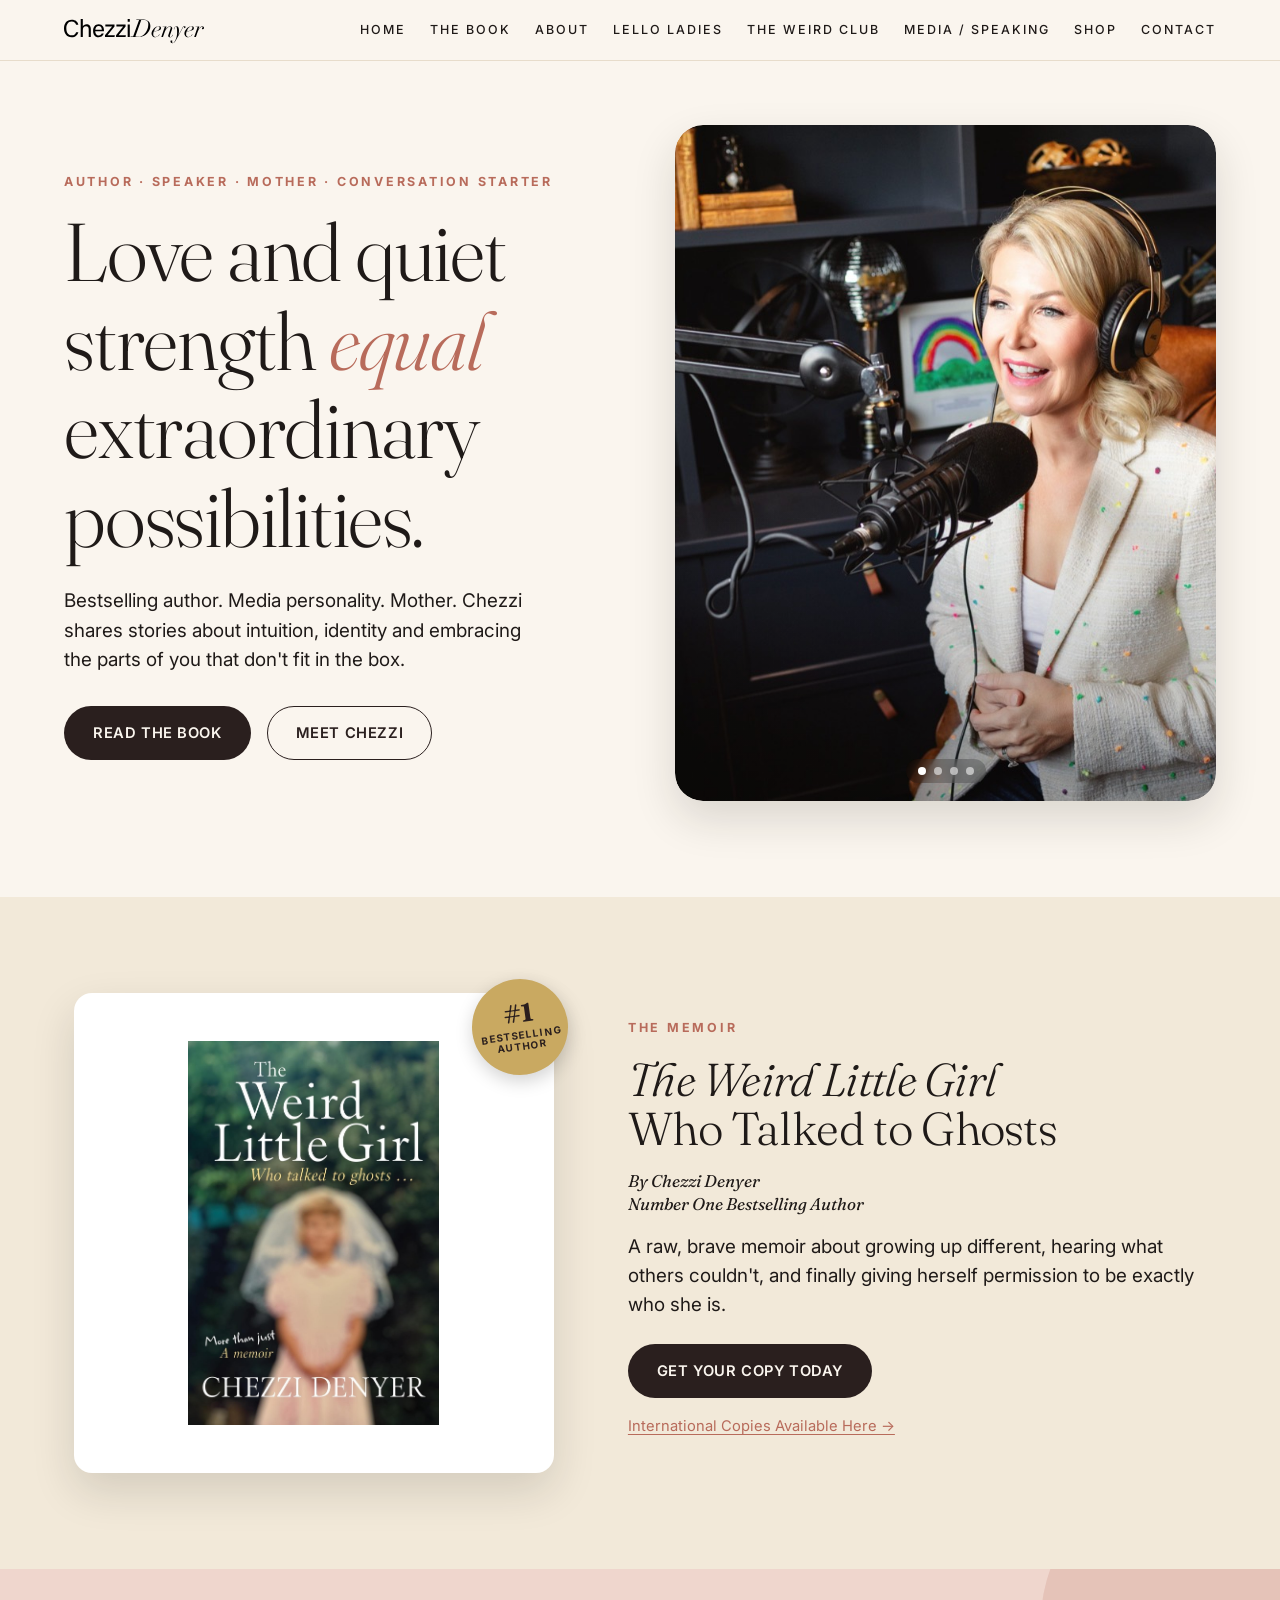
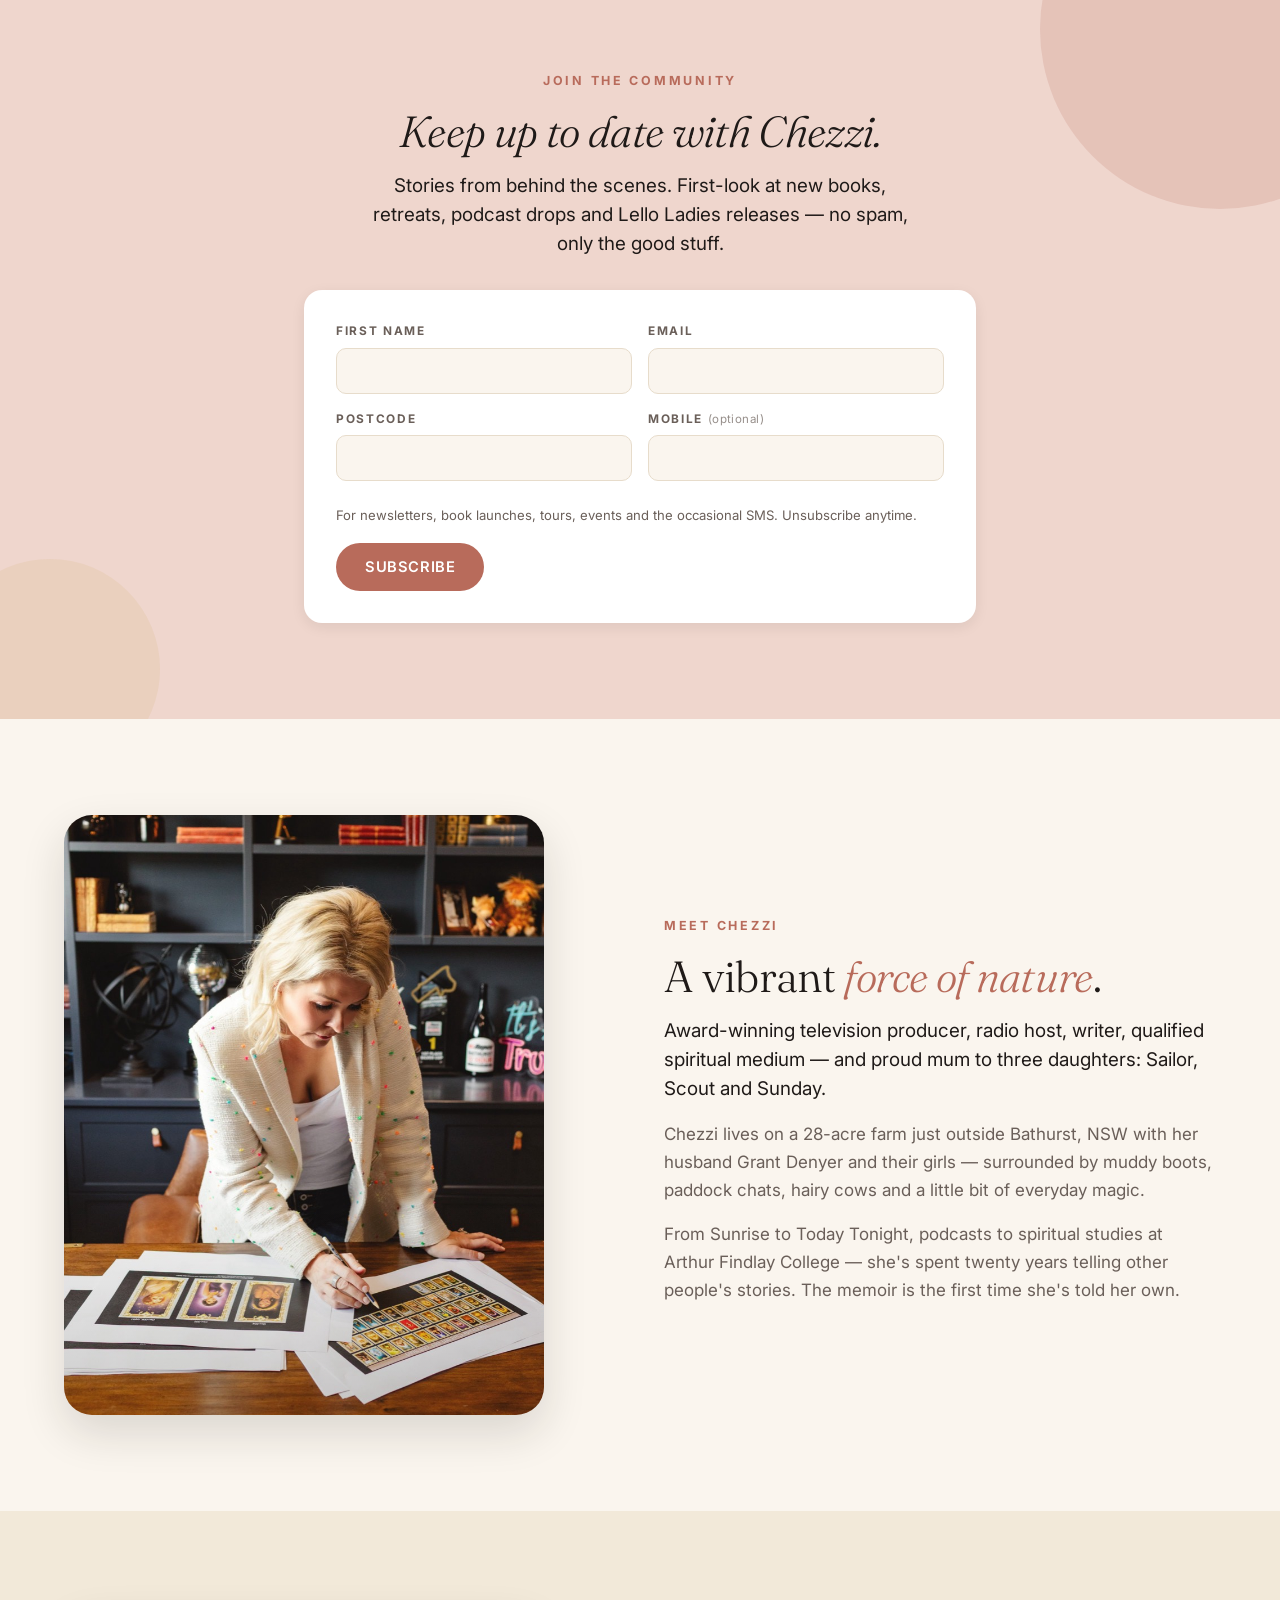
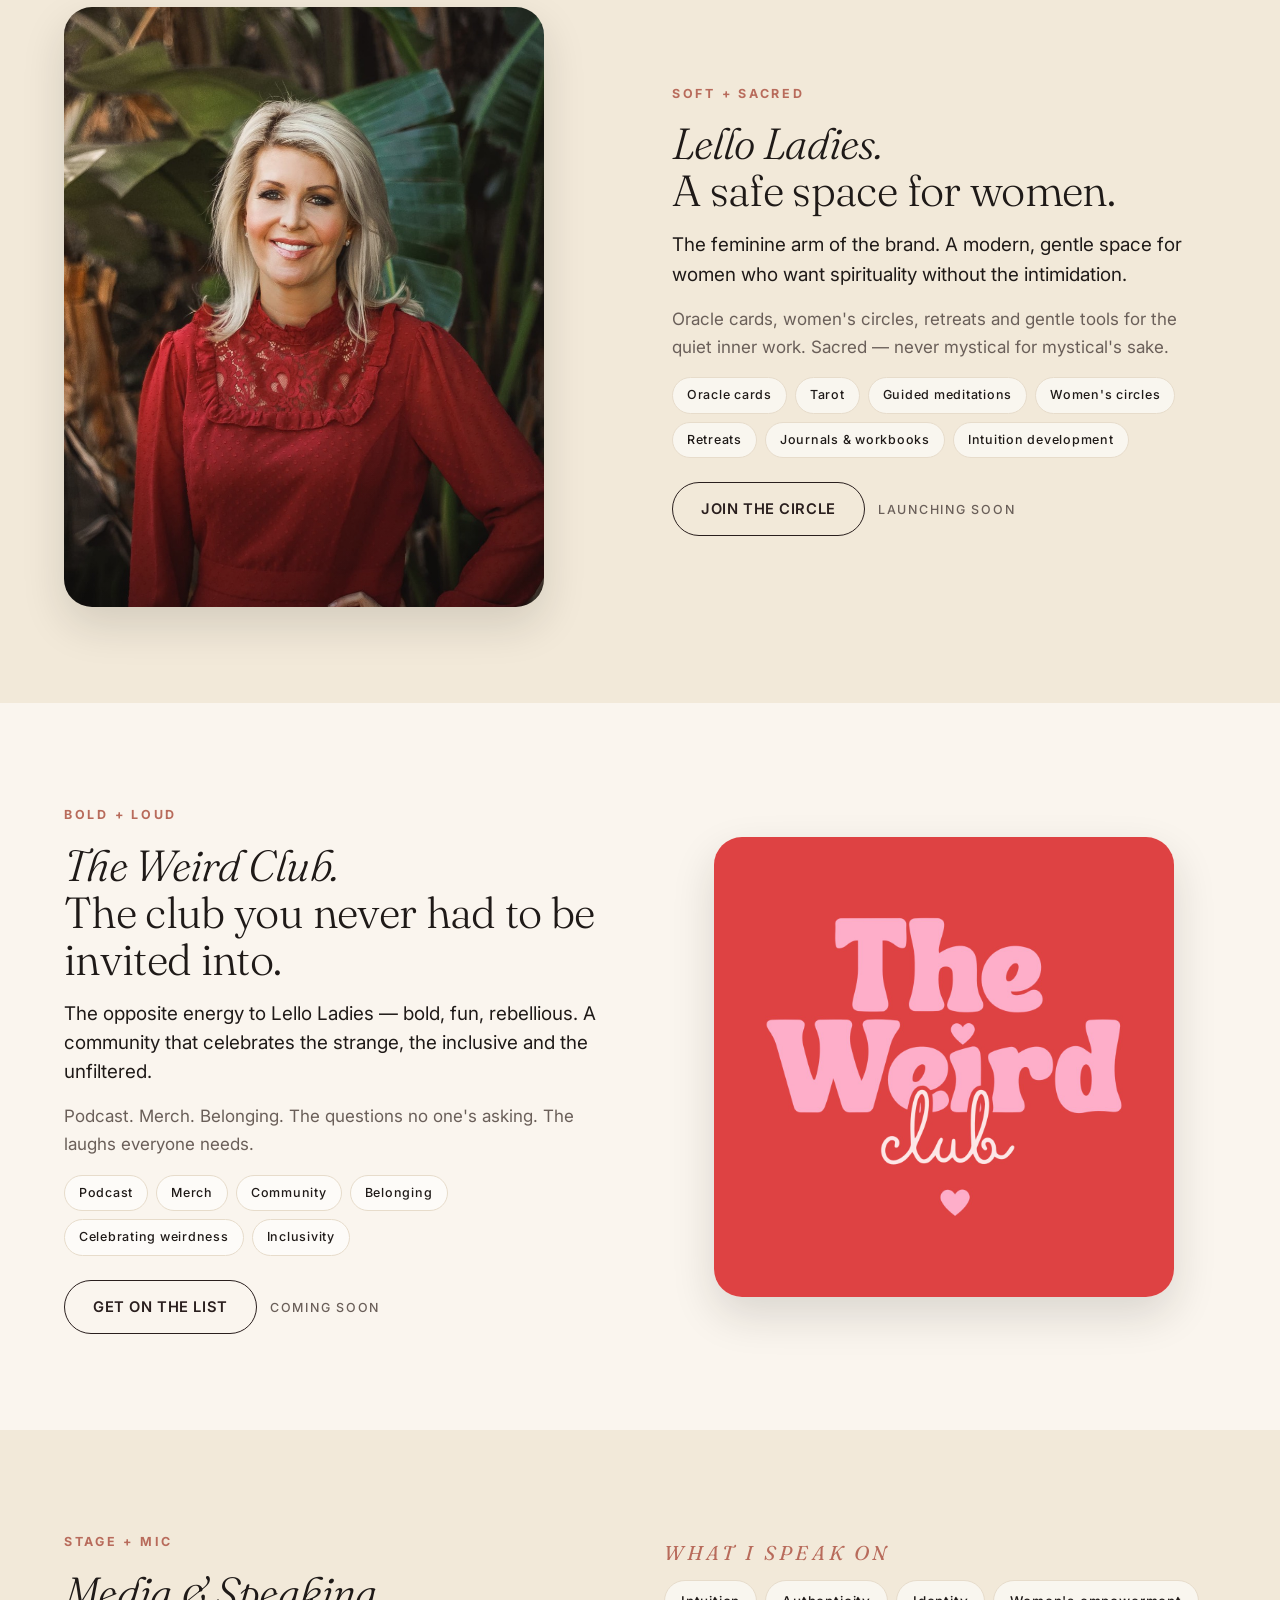
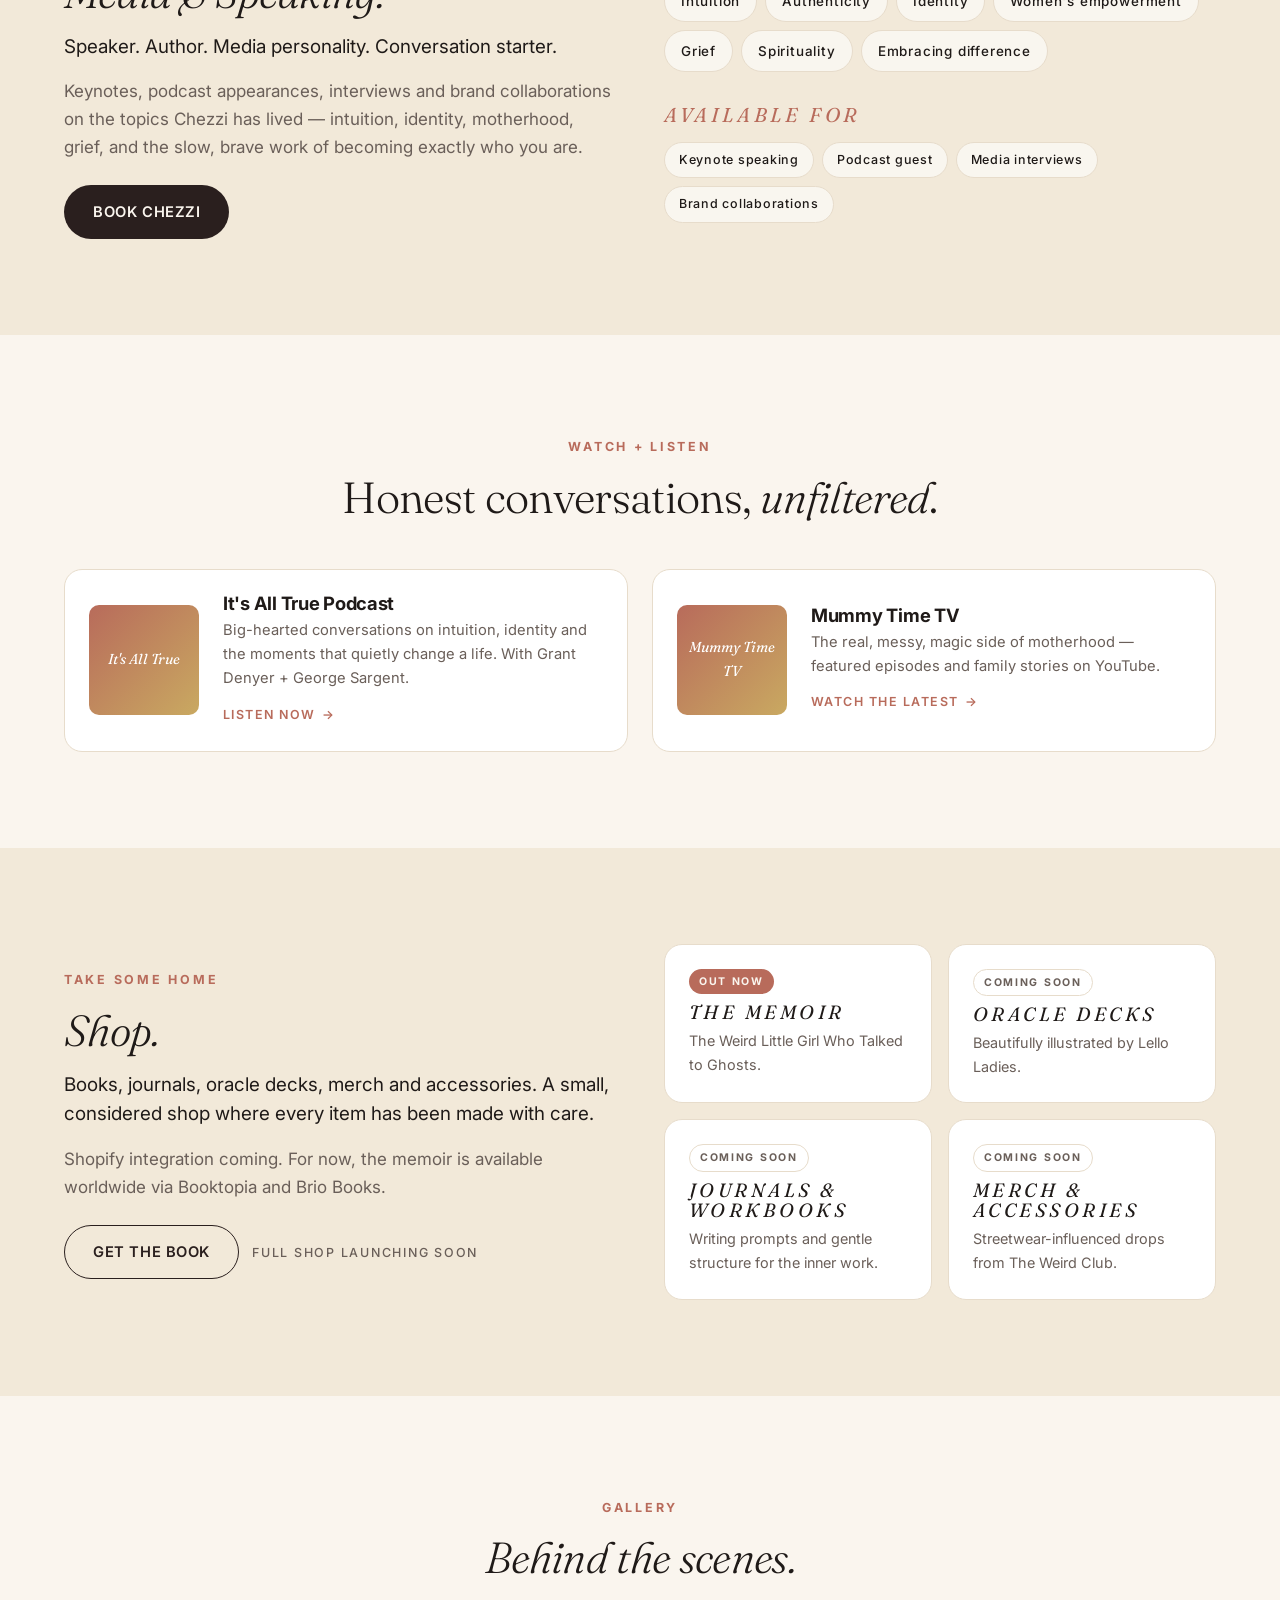
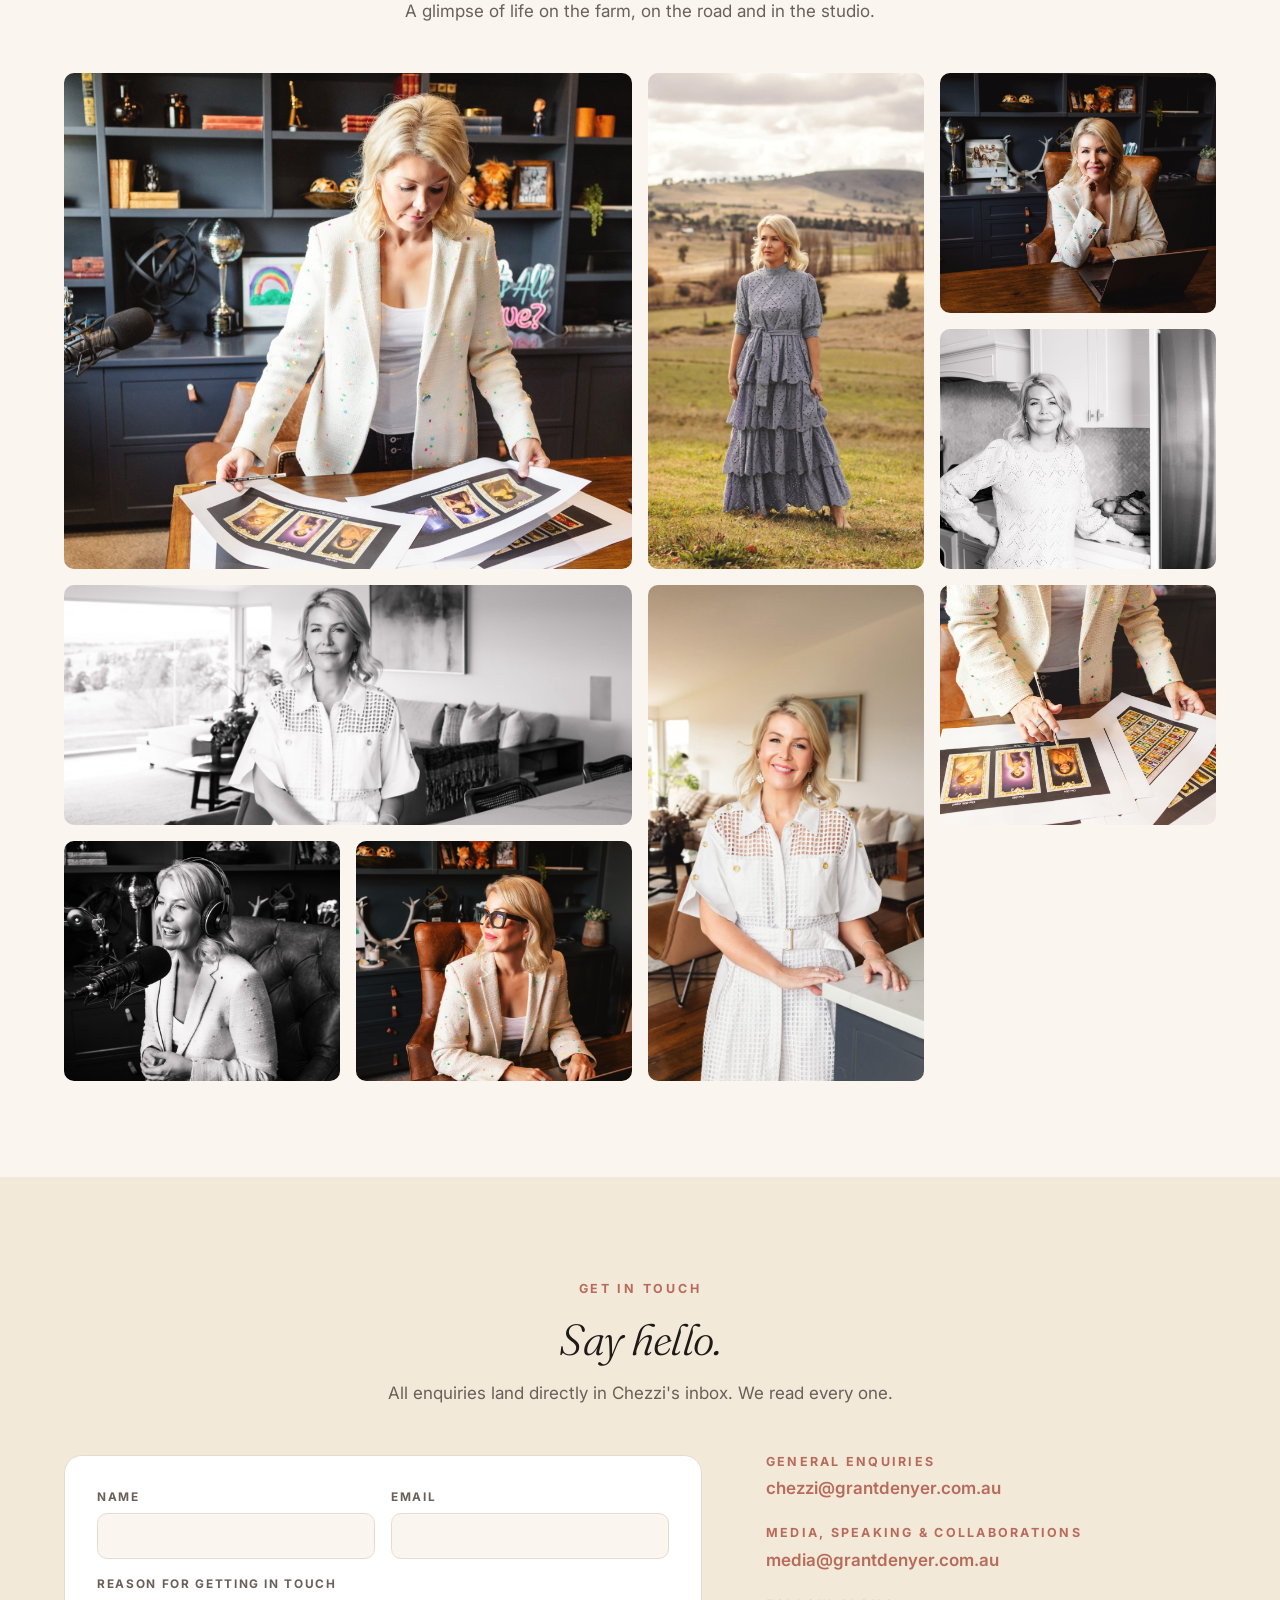
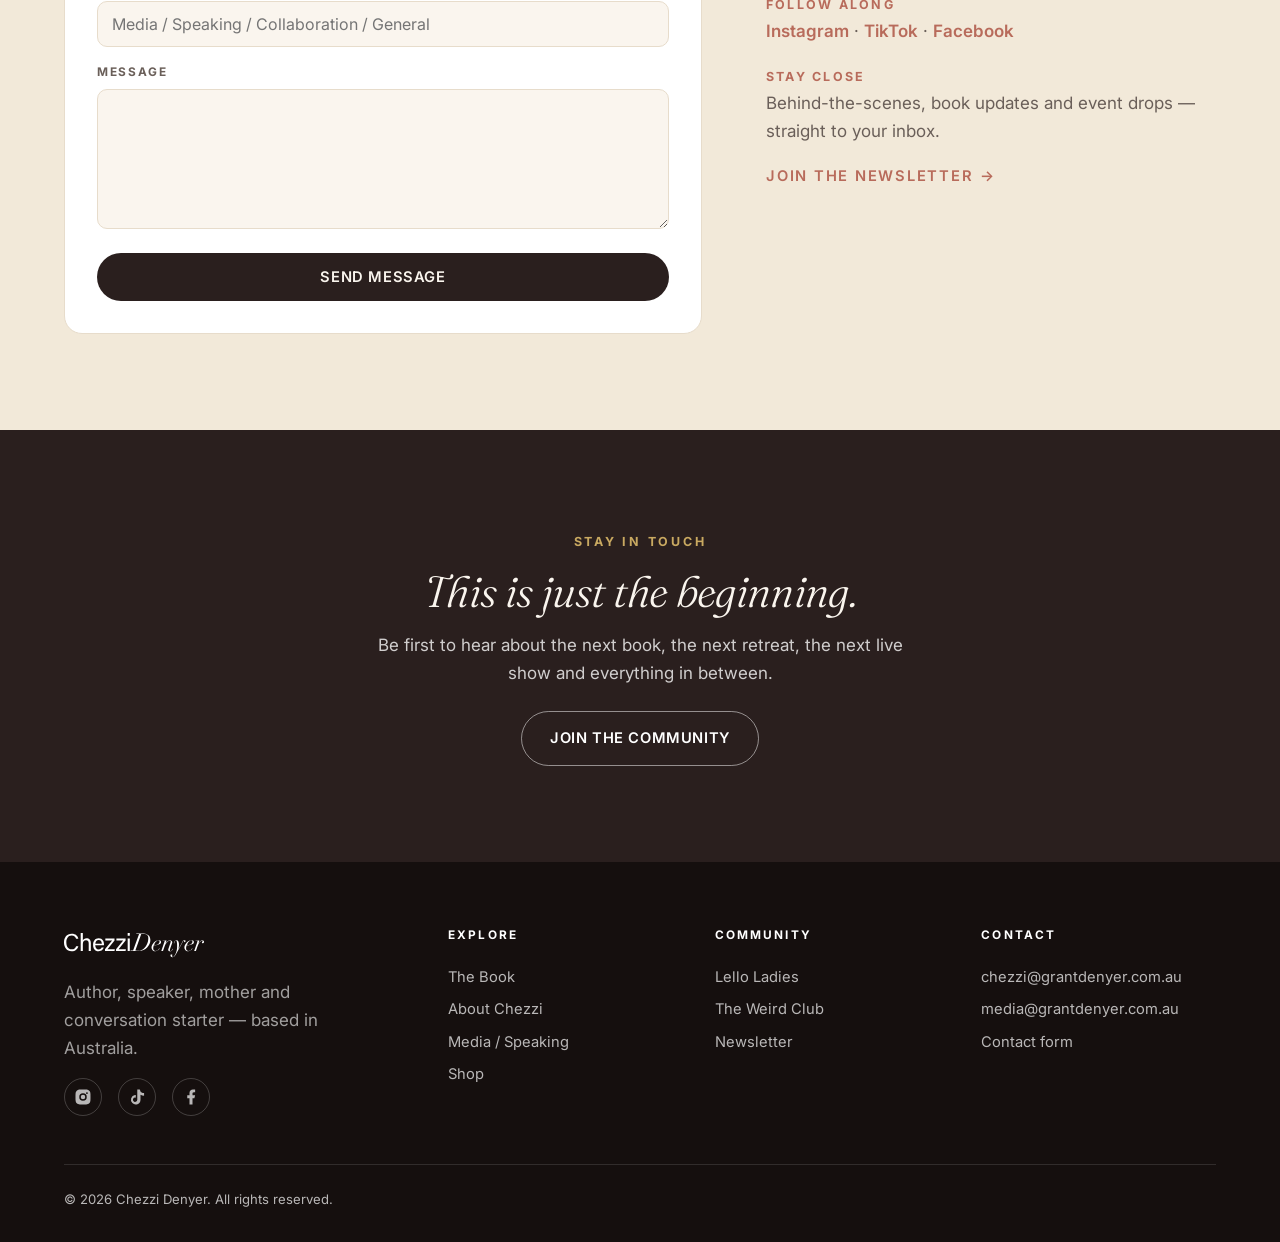
<file: one-pager.html>
<!DOCTYPE html>
<html lang="en">
<head>
<meta charset="UTF-8">
<meta name="viewport" content="width=device-width, initial-scale=1">
<meta name="robots" content="noindex,nofollow">

<title>Chezzi Denyer — Author, Speaker, Mother</title>
<meta name="description" content="Chezzi Denyer — bestselling author of The Weird Little Girl Who Talked to Ghosts, founder of Lello Ladies and The Weird Club, speaker and media personality. The full story, on one page.">
<link rel="preconnect" href="https://fonts.googleapis.com">
<link rel="preconnect" href="https://fonts.gstatic.com" crossorigin>
<link href="https://fonts.googleapis.com/css2?family=Fraunces:ital,opsz,wght@0,9..144,300;0,9..144,400;0,9..144,500;1,9..144,300;1,9..144,400&family=Inter:wght@400;500;600;700&display=swap" rel="stylesheet">
<link rel="stylesheet" href="styles.css">
<link rel="icon" href="media-library/cropped-Chezzi-Denyer-Favicon.jpeg">
</head>
<body>

<header class="site-header">
  <div class="container nav">
    <a href="#top" class="brand" aria-label="Chezzi Denyer — home">
      <img src="media-library/Chezzi-Denyer-Logo.svg" alt="Chezzi Denyer">
    </a>
    <button class="nav-toggle" aria-label="Menu"><span></span><span></span><span></span></button>
    <nav class="nav-links">
      <a href="#top">Home</a>
      <a href="#book">The Book</a>
      <a href="#about">About</a>
      <a href="#lello">Lello Ladies</a>
      <a href="#weird">The Weird Club</a>
      <a href="#media">Media / Speaking</a>
      <a href="#shop">Shop</a>
      <a href="#contact">Contact</a>
    </nav>
  </div>
</header>

<a id="top"></a>

<!-- ───────── HERO ─────────
     Face photos first, per brief. -->
<section class="hero">
  <div class="container hero-grid">
    <div class="hero-copy">
      <span class="eyebrow">Author · Speaker · Mother · Conversation Starter</span>
      <h1>Love and quiet strength <em>equal</em> extraordinary possibilities.</h1>
      <p class="lead">Bestselling author. Media personality. Mother. Chezzi shares stories about intuition, identity and embracing the parts of you that don't fit in the box.</p>
      <div class="actions">
        <a href="#book" class="btn btn-primary">Read the book</a>
        <a href="#about" class="btn btn-outline">Meet Chezzi</a>
      </div>
    </div>
    <div class="hero-slider">
      <div class="hero-slider__track">
        <div class="hero-slider__slide" id="hero-slide-1"><img src="media-library/Chezzi-Denyer-5-1-scaled.jpg" alt="Chezzi Denyer recording the It's All True podcast"></div>
        <div class="hero-slider__slide" id="hero-slide-2"><img src="media-library/Chezzi-Denyer-1.jpg" alt="Chezzi Denyer in a black tuxedo"></div>
        <div class="hero-slider__slide" id="hero-slide-3"><img src="media-library/Chezzi-Denyer-3.jpg" alt="Chezzi Denyer in a red dress amongst banana leaves"></div>
        <div class="hero-slider__slide" id="hero-slide-4"><img src="media-library/Chezzi-Denyer-25.jpg" alt="Chezzi holding her bestselling memoir The Weird Little Girl"></div>
      </div>
      <div class="hero-slider__dots">
        <a href="#hero-slide-1" class="is-active" aria-label="Slide 1"></a>
        <a href="#hero-slide-2" aria-label="Slide 2"></a>
        <a href="#hero-slide-3" aria-label="Slide 3"></a>
        <a href="#hero-slide-4" aria-label="Slide 4"></a>
      </div>
    </div>
  </div>
</section>

<!-- ───────── BOOK ─────────
     Per brief: moved high. Subtitle "Number One Bestselling Author"
     under "By Chezzi Denyer". Booktopia + Brio Books. -->
<section class="section book" id="book">
  <div class="container book-grid">
    <div>
      <div class="book-cover">
        <img src="media-library/Chezzi-Denyer-24.jpg" alt="The Weird Little Girl — Who Talked to Ghosts. A memoir by Chezzi Denyer.">
        <span class="book-cover__badge"><strong>#1</strong>Bestselling<br>Author</span>
      </div>
    </div>
    <div class="book-copy">
      <span class="eyebrow">The Memoir</span>
      <h2><em>The Weird Little Girl</em><br>Who Talked to Ghosts</h2>
      <p class="author">By Chezzi Denyer<br>Number One Bestselling Author</p>
      <p class="lead">A raw, brave memoir about growing up different, hearing what others couldn't, and finally giving herself permission to be exactly who she is.</p>
      <div class="actions">
        <a href="https://www.booktopia.com.au/" target="_blank" rel="noopener" class="btn btn-primary">Get your copy today</a>
      </div>
      <p class="intl-link">
        <a href="https://www.briobooks.store/products/the-weird-little-girl-who-talked-to-ghosts" target="_blank" rel="noopener">International Copies Available Here →</a>
      </p>
    </div>
  </div>
</section>

<!-- ───────── SUBSCRIBE ─────────
     Per brief: close to the top, under the book. -->
<section class="section subscribe section--alt" id="subscribe">
  <div class="container subscribe-inner">
    <span class="eyebrow">Join the Community</span>
    <h2><em>Keep up to date with Chezzi.</em></h2>
    <p class="lead">Stories from behind the scenes. First-look at new books, retreats, podcast drops and Lello Ladies releases — no spam, only the good stuff.</p>

    <form class="subscribe-form" action="#" method="post" novalidate>
      <div class="field">
        <label for="fname">First name</label>
        <input type="text" id="fname" name="fname" autocomplete="given-name" required>
      </div>
      <div class="field">
        <label for="email">Email</label>
        <input type="email" id="email" name="email" autocomplete="email" required>
      </div>
      <div class="field">
        <label for="postcode">Postcode</label>
        <input type="text" id="postcode" name="postcode" autocomplete="postal-code" inputmode="numeric" required>
      </div>
      <div class="field">
        <label for="mobile">Mobile <span class="optional">(optional)</span></label>
        <input type="tel" id="mobile" name="mobile" autocomplete="tel" inputmode="tel">
      </div>
      <div class="submit-row">
        <small>For newsletters, book launches, tours, events and the occasional SMS. Unsubscribe anytime.</small>
        <button type="submit" class="btn btn-accent">Subscribe</button>
      </div>
    </form>
  </div>
</section>

<!-- ───────── ABOUT ───────── -->
<section class="section about-preview" id="about">
  <div class="container about-preview-grid">
    <div class="hero-portrait" style="max-width: 480px;">
      <img src="media-library/Chezzi-Denyer-6-1-scaled.jpg" alt="Chezzi Denyer with Grant Denyer on their farm outside Bathurst">
    </div>
    <div>
      <span class="eyebrow">Meet Chezzi</span>
      <h2>A vibrant <em>force of nature</em>.</h2>
      <p class="lead">Award-winning television producer, radio host, writer, qualified spiritual medium — and proud mum to three daughters: Sailor, Scout and Sunday.</p>
      <p>Chezzi lives on a 28-acre farm just outside Bathurst, NSW with her husband Grant Denyer and their girls — surrounded by muddy boots, paddock chats, hairy cows and a little bit of everyday magic.</p>
      <p>From Sunrise to Today Tonight, podcasts to spiritual studies at Arthur Findlay College — she's spent twenty years telling other people's stories. The memoir is the first time she's told her own.</p>
    </div>
  </div>
</section>

<!-- ───────── LELLO LADIES ─────────
     Feminine arm — no yellow bg per "one color" direction; same palette as the rest. -->
<section class="section section--alt" id="lello">
  <div class="container copy-band">
    <div class="hero-portrait" style="max-width: 480px;">
      <img src="media-library/Chezzi-Denyer-3.jpg" alt="Chezzi Denyer in a red dress amongst banana leaves">
    </div>
    <div>
      <span class="eyebrow">Soft + Sacred</span>
      <h2><em>Lello Ladies.</em><br>A safe space for women.</h2>
      <p class="lead">The feminine arm of the brand. A modern, gentle space for women who want spirituality without the intimidation.</p>
      <p>Oracle cards, women's circles, retreats and gentle tools for the quiet inner work. Sacred — never mystical for mystical's sake.</p>
      <ul class="topic-pills">
        <li>Oracle cards</li>
        <li>Tarot</li>
        <li>Guided meditations</li>
        <li>Women's circles</li>
        <li>Retreats</li>
        <li>Journals &amp; workbooks</li>
        <li>Intuition development</li>
      </ul>
      <div class="actions" style="margin-top: var(--s-4);">
        <a href="#subscribe" class="btn btn-outline">Join the Circle</a>
        <span class="coming-tag">Launching soon</span>
      </div>
    </div>
  </div>
</section>

<!-- ───────── THE WEIRD CLUB ─────────
     Bold arm — no coral bg per "one color" direction. Logo on right, copy left. -->
<section class="section" id="weird">
  <div class="container copy-band copy-band--reverse">
    <div class="weird-feature">
      <img src="media-library/the-weird-club-logo.jpg" alt="The Weird Club logo">
    </div>
    <div>
      <span class="eyebrow">Bold + Loud</span>
      <h2><em>The Weird Club.</em><br>The club you never had to be invited into.</h2>
      <p class="lead">The opposite energy to Lello Ladies — bold, fun, rebellious. A community that celebrates the strange, the inclusive and the unfiltered.</p>
      <p>Podcast. Merch. Belonging. The questions no one's asking. The laughs everyone needs.</p>
      <ul class="topic-pills">
        <li>Podcast</li>
        <li>Merch</li>
        <li>Community</li>
        <li>Belonging</li>
        <li>Celebrating weirdness</li>
        <li>Inclusivity</li>
      </ul>
      <div class="actions" style="margin-top: var(--s-4);">
        <a href="#subscribe" class="btn btn-outline">Get on the list</a>
        <span class="coming-tag">Coming soon</span>
      </div>
    </div>
  </div>
</section>

<!-- ───────── MEDIA & SPEAKING ─────────
     Per brief: position as speaker, author, media personality, conversation starter.
     Topics + media@grantdenyer.com.au CTA. -->
<section class="section section--alt" id="media">
  <div class="container about-preview-grid">
    <div>
      <span class="eyebrow">Stage + Mic</span>
      <h2><em>Media &amp; Speaking.</em></h2>
      <p class="lead">Speaker. Author. Media personality. Conversation starter.</p>
      <p>Keynotes, podcast appearances, interviews and brand collaborations on the topics Chezzi has lived — intuition, identity, motherhood, grief, and the slow, brave work of becoming exactly who you are.</p>
      <div class="actions" style="margin-top: var(--s-4);">
        <a href="mailto:media@grantdenyer.com.au" class="btn btn-primary">Book Chezzi</a>
      </div>
    </div>
    <div>
      <h4 style="font-family: var(--display); font-style: italic; font-weight: 400; font-size: 1.25rem; margin-bottom: var(--s-3);">What I speak on</h4>
      <ul class="topic-pills topic-pills--lg">
        <li>Intuition</li>
        <li>Authenticity</li>
        <li>Identity</li>
        <li>Women's empowerment</li>
        <li>Grief</li>
        <li>Spirituality</li>
        <li>Embracing difference</li>
      </ul>
      <h4 style="font-family: var(--display); font-style: italic; font-weight: 400; font-size: 1.25rem; margin: var(--s-5) 0 var(--s-3);">Available for</h4>
      <ul class="topic-pills">
        <li>Keynote speaking</li>
        <li>Podcast guest</li>
        <li>Media interviews</li>
        <li>Brand collaborations</li>
      </ul>
    </div>
  </div>
</section>

<!-- ───────── PODCASTS / MEDIA LINKS ─────────
     It's All True + Mummy Time TV. Logos + descriptions arriving later. -->
<section class="section" id="podcasts">
  <div class="container">
    <div class="text-center" style="max-width: 720px; margin: 0 auto var(--s-6);">
      <span class="eyebrow">Watch + Listen</span>
      <h2>Honest conversations, <em>unfiltered</em>.</h2>
    </div>
    <div class="podcast-strip">
      <div class="podcast-card">
        <div class="podcast-card__art">It's All True</div>
        <div>
          <h3>It's All True Podcast</h3>
          <p>Big-hearted conversations on intuition, identity and the moments that quietly change a life. With Grant Denyer + George Sargent.</p>
          <a href="#" class="link-arrow">Listen now</a>
        </div>
      </div>
      <div class="podcast-card">
        <div class="podcast-card__art">Mummy Time TV</div>
        <div>
          <h3>Mummy Time TV</h3>
          <p>The real, messy, magic side of motherhood — featured episodes and family stories on YouTube.</p>
          <a href="#" class="link-arrow">Watch the latest</a>
        </div>
      </div>
    </div>
  </div>
</section>

<!-- ───────── SHOP ─────────
     Placeholder grid until Shopify is wired in. -->
<section class="section section--alt" id="shop">
  <div class="container about-preview-grid">
    <div>
      <span class="eyebrow">Take Some Home</span>
      <h2><em>Shop.</em></h2>
      <p class="lead">Books, journals, oracle decks, merch and accessories. A small, considered shop where every item has been made with care.</p>
      <p>Shopify integration coming. For now, the memoir is available worldwide via Booktopia and Brio Books.</p>
      <div class="actions" style="margin-top: var(--s-4);">
        <a href="#book" class="btn btn-outline">Get the book</a>
        <span class="coming-tag">Full shop launching soon</span>
      </div>
    </div>
    <ul class="product-grid" aria-label="Coming product categories">
      <li class="product-card">
        <span class="product-card__badge">Out now</span>
        <h4>The Memoir</h4>
        <p>The Weird Little Girl Who Talked to Ghosts.</p>
      </li>
      <li class="product-card">
        <span class="product-card__badge product-card__badge--soon">Coming soon</span>
        <h4>Oracle Decks</h4>
        <p>Beautifully illustrated by Lello Ladies.</p>
      </li>
      <li class="product-card">
        <span class="product-card__badge product-card__badge--soon">Coming soon</span>
        <h4>Journals &amp; Workbooks</h4>
        <p>Writing prompts and gentle structure for the inner work.</p>
      </li>
      <li class="product-card">
        <span class="product-card__badge product-card__badge--soon">Coming soon</span>
        <h4>Merch &amp; Accessories</h4>
        <p>Streetwear-influenced drops from The Weird Club.</p>
      </li>
    </ul>
  </div>
</section>

<!-- ───────── GALLERY ───────── -->
<section class="section" id="gallery">
  <div class="container">
    <div class="text-center" style="max-width: 720px; margin: 0 auto var(--s-6);">
      <span class="eyebrow">Gallery</span>
      <h2><em>Behind the scenes.</em></h2>
      <p>A glimpse of life on the farm, on the road and in the studio.</p>
    </div>
    <div class="gallery">
      <div class="gallery__item gallery__item--big"><img src="media-library/Chezzi-Denyer-8-1-scaled.jpg" alt="Family portrait on the farm" loading="lazy"></div>
      <div class="gallery__item gallery__item--tall"><img src="media-library/Chezzi-Denyer-23-scaled.jpg" alt="Editorial portrait" loading="lazy"></div>
      <div class="gallery__item"><img src="media-library/Chezzi-Denyer-18-scaled.jpg" alt="Lifestyle photo" loading="lazy"></div>
      <div class="gallery__item"><img src="media-library/Chezzi-Denyer-11-scaled.jpg" alt="Family in the paddock" loading="lazy"></div>
      <div class="gallery__item gallery__item--wide"><img src="media-library/Chezzi-Denyer-10-scaled.jpg" alt="Family farm scene" loading="lazy"></div>
      <div class="gallery__item gallery__item--tall"><img src="media-library/Chezzi-Denyer-14-scaled.jpg" alt="Editorial portrait" loading="lazy"></div>
      <div class="gallery__item"><img src="media-library/Chezzi-Denyer-7-1-scaled.jpg" alt="Family field portrait" loading="lazy"></div>
      <div class="gallery__item"><img src="media-library/Chezzi-Denyer-4-1-scaled.jpg" alt="Portrait" loading="lazy"></div>
      <div class="gallery__item"><img src="media-library/Chezzi-Denyer-3-1-scaled.jpg" alt="Portrait" loading="lazy"></div>
    </div>
  </div>
</section>

<!-- ───────── CONTACT ─────────
     Form + two email cards. All enquiries land at chezzi@ or media@ grantdenyer.com.au. -->
<section class="section section--alt" id="contact">
  <div class="container">
    <div class="text-center" style="max-width: 640px; margin: 0 auto var(--s-6);">
      <span class="eyebrow">Get in touch</span>
      <h2><em>Say hello.</em></h2>
      <p>All enquiries land directly in Chezzi's inbox. We read every one.</p>
    </div>
    <div class="contact-grid">
      <form class="contact-form" action="#" method="post" novalidate>
        <div class="field">
          <label for="cname">Name</label>
          <input type="text" id="cname" name="name" autocomplete="name" required>
        </div>
        <div class="field">
          <label for="cemail">Email</label>
          <input type="email" id="cemail" name="email" autocomplete="email" required>
        </div>
        <div class="field field--full">
          <label for="ctype">Reason for getting in touch</label>
          <input type="text" id="ctype" name="type" placeholder="Media / Speaking / Collaboration / General">
        </div>
        <div class="field field--full">
          <label for="cmsg">Message</label>
          <textarea id="cmsg" name="message" required></textarea>
        </div>
        <div class="field field--full" style="margin-top: var(--s-2);">
          <button type="submit" class="btn btn-primary">Send message</button>
        </div>
      </form>

      <aside class="contact-info">
        <div class="contact-info__item">
          <h4>General enquiries</h4>
          <a href="mailto:chezzi@grantdenyer.com.au">chezzi@grantdenyer.com.au</a>
        </div>
        <div class="contact-info__item">
          <h4>Media, speaking &amp; collaborations</h4>
          <a href="mailto:media@grantdenyer.com.au">media@grantdenyer.com.au</a>
        </div>
        <div class="contact-info__item">
          <h4>Follow along</h4>
          <p style="margin: 0;">
            <a href="https://www.instagram.com/chezzidenyer/" target="_blank" rel="noopener noreferrer">Instagram</a> ·
            <a href="https://www.tiktok.com/@chezzidenyer" target="_blank" rel="noopener noreferrer">TikTok</a> ·
            <a href="https://web.facebook.com/thechezzidiaries/" target="_blank" rel="noopener noreferrer">Facebook</a>
          </p>
        </div>
        <div class="contact-info__item">
          <h4>Stay close</h4>
          <p>Behind-the-scenes, book updates and event drops — straight to your inbox.</p>
          <a href="#subscribe" class="link-arrow">Join the newsletter</a>
        </div>
      </aside>
    </div>
  </div>
</section>

<!-- ───────── FINAL CTA ───────── -->
<section class="section cta-band">
  <div class="container container--narrow">
    <span class="eyebrow" style="color: var(--secondary);">Stay In Touch</span>
    <h2><em>This is just the beginning.</em></h2>
    <p>Be first to hear about the next book, the next retreat, the next live show and everything in between.</p>
    <a href="#subscribe" class="btn btn-ghost-light">Join the community</a>
  </div>
</section>

<!-- ───────── FOOTER ───────── -->
<footer class="site-footer">
  <div class="container">
    <div class="footer-grid">
      <div>
        <a href="#top" class="brand brand--inverted" aria-label="Chezzi Denyer — home">
          <img src="media-library/Chezzi-Denyer-Logo.svg" alt="Chezzi Denyer">
        </a>
        <p style="margin-top: var(--s-3); color: rgba(255,255,255,0.6); max-width: 320px;">Author, speaker, mother and conversation starter — based in Australia.</p>
        <div class="social">
          <a href="https://www.instagram.com/chezzidenyer/" target="_blank" rel="noopener noreferrer" aria-label="Instagram"><svg viewBox="0 0 24 24" aria-hidden="true"><path d="M12 2c2.717 0 3.056.01 4.122.06 1.065.05 1.79.217 2.428.465.66.254 1.216.598 1.772 1.153a4.908 4.908 0 0 1 1.153 1.772c.247.637.415 1.363.465 2.428.047 1.066.06 1.405.06 4.122 0 2.717-.01 3.056-.06 4.122-.05 1.065-.218 1.79-.465 2.428a4.883 4.883 0 0 1-1.153 1.772 4.915 4.915 0 0 1-1.772 1.153c-.637.247-1.363.415-2.428.465-1.066.047-1.405.06-4.122.06-2.717 0-3.056-.01-4.122-.06-1.065-.05-1.79-.218-2.428-.465a4.89 4.89 0 0 1-1.772-1.153 4.904 4.904 0 0 1-1.153-1.772c-.248-.637-.415-1.363-.465-2.428C2.013 15.056 2 14.717 2 12c0-2.717.01-3.056.06-4.122.05-1.066.217-1.79.465-2.428.254-.66.598-1.216 1.153-1.772A4.897 4.897 0 0 1 5.45 2.525c.638-.248 1.362-.415 2.428-.465C8.944 2.013 9.283 2 12 2zm0 5a5 5 0 1 0 0 10 5 5 0 0 0 0-10zm6.5-.25a1.25 1.25 0 0 0-2.5 0 1.25 1.25 0 0 0 2.5 0zM12 9a3 3 0 1 1 0 6 3 3 0 0 1 0-6z" /></svg></a>
          <a href="https://www.tiktok.com/@chezzidenyer" target="_blank" rel="noopener noreferrer" aria-label="TikTok"><svg viewBox="0 0 24 24" aria-hidden="true"><path d="M19.59 6.69a4.83 4.83 0 0 1-3.77-4.25V2h-3.45v13.67a2.89 2.89 0 0 1-5.2 1.74 2.89 2.89 0 0 1 2.31-4.64 2.93 2.93 0 0 1 .88.13V9.4a6.84 6.84 0 0 0-1-.05A6.33 6.33 0 0 0 5.8 20.1a6.34 6.34 0 0 0 10.86-4.43V8.84a8.16 8.16 0 0 0 4.77 1.52V6.69h-1.84z" /></svg></a>
          <a href="https://web.facebook.com/thechezzidiaries/" target="_blank" rel="noopener noreferrer" aria-label="Facebook"><svg viewBox="0 0 24 24" aria-hidden="true"><path d="M14 13.5h2.5l1-4H14v-2c0-1.03 0-2 2-2h1.5V2.14c-.326-.043-1.557-.14-2.857-.14C11.928 2 10 3.657 10 6.7v2.8H7v4h3V22h4v-8.5z" /></svg></a>
        </div>
      </div>
      <div>
        <h5>Explore</h5>
        <a href="#book">The Book</a>
        <a href="#about">About Chezzi</a>
        <a href="#media">Media / Speaking</a>
        <a href="#shop">Shop</a>
      </div>
      <div>
        <h5>Community</h5>
        <a href="#lello">Lello Ladies</a>
        <a href="#weird">The Weird Club</a>
        <a href="#subscribe">Newsletter</a>
      </div>
      <div>
        <h5>Contact</h5>
        <a href="mailto:chezzi@grantdenyer.com.au">chezzi@grantdenyer.com.au</a>
        <a href="mailto:media@grantdenyer.com.au">media@grantdenyer.com.au</a>
        <a href="#contact">Contact form</a>
      </div>
    </div>
    <div class="legal">
      <span>&copy; 2026 Chezzi Denyer. All rights reserved.</span>
    </div>
  </div>
</footer>

<script src="script.js" defer></script>
</body>
</html>
</file>
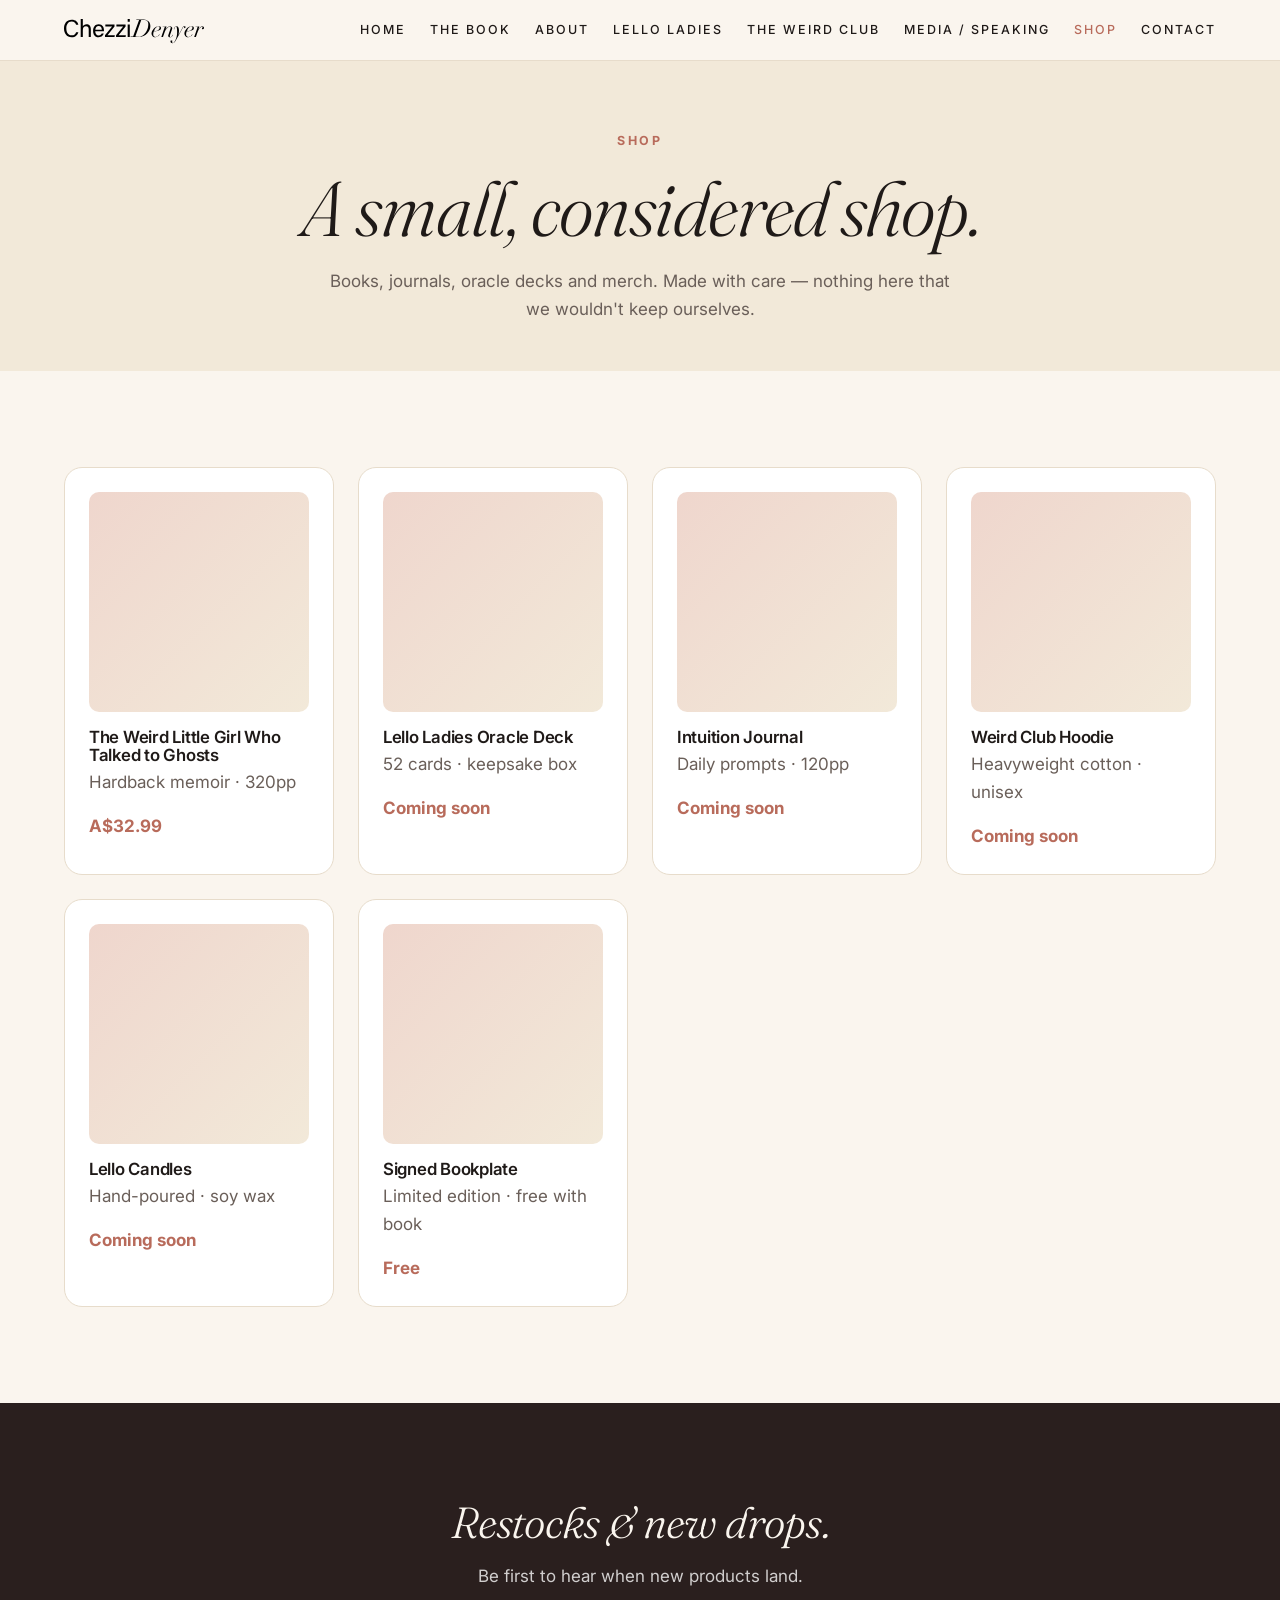
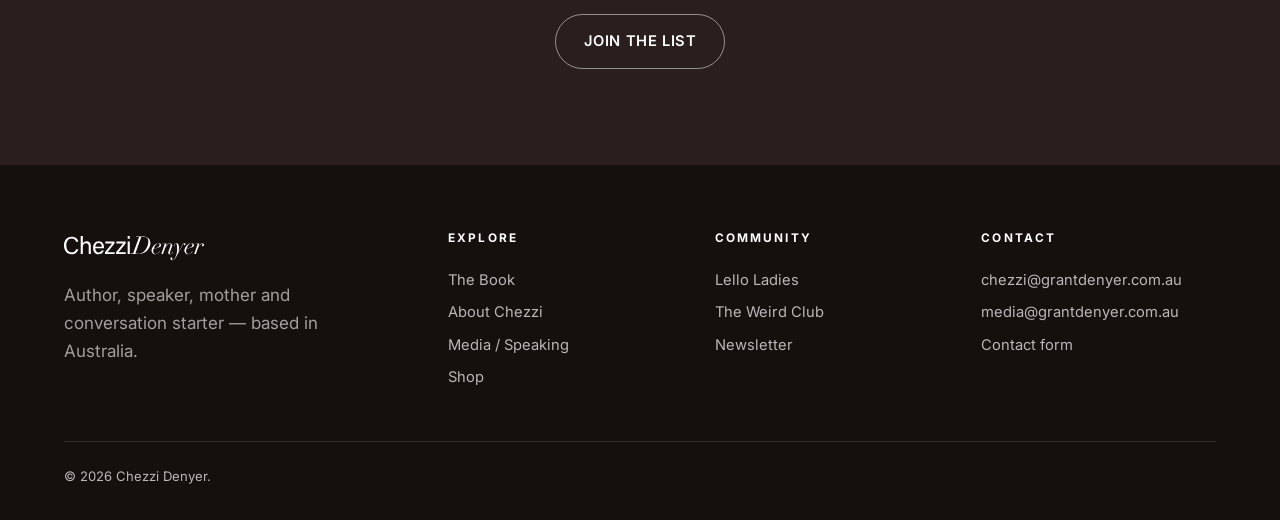
<file: shop.html>
<!DOCTYPE html>
<html lang="en">
<head>
<meta charset="UTF-8">
<meta name="viewport" content="width=device-width, initial-scale=1">
<meta name="robots" content="noindex,nofollow">

<title>Shop — Chezzi Denyer</title>
<meta name="description" content="Books, journals, oracle decks and merch from Chezzi Denyer, Lello Ladies and The Weird Club.">
<link rel="preconnect" href="https://fonts.googleapis.com">
<link rel="preconnect" href="https://fonts.gstatic.com" crossorigin>
<link href="https://fonts.googleapis.com/css2?family=Fraunces:ital,opsz,wght@0,9..144,300;0,9..144,400;0,9..144,500;1,9..144,300;1,9..144,400&family=Inter:wght@400;500;600;700&display=swap" rel="stylesheet">
<link rel="stylesheet" href="styles.css">
<link rel="icon" href="media-library/cropped-Chezzi-Denyer-Favicon.jpeg">
</head>
<body>

<header class="site-header">
  <div class="container nav">
    <a href="index.html" class="brand" aria-label="Chezzi Denyer — home">
      <img src="media-library/Chezzi-Denyer-Logo.svg" alt="Chezzi Denyer">
    </a>
    <button class="nav-toggle" aria-label="Menu"><span></span><span></span><span></span></button>
    <nav class="nav-links">
      <a href="index.html">Home</a>
      <a href="the-weird-little-girl.html">The Book</a>
      <a href="about.html">About</a>
      <a href="lello-ladies.html">Lello Ladies</a>
      <a href="the-weird-club.html">The Weird Club</a>
      <a href="media-speaking.html">Media / Speaking</a>
      <a href="shop.html" class="active">Shop</a>
      <a href="contact.html">Contact</a>
    </nav>
  </div>
</header>

<section class="page-hero">
  <div class="container">
    <span class="eyebrow">Shop</span>
    <h1>A small, considered <em>shop</em>.</h1>
    <p>Books, journals, oracle decks and merch. Made with care — nothing here that we wouldn't keep ourselves.</p>
  </div>
</section>

<section class="section">
  <div class="container">
    <div class="shop-grid">
      <a href="the-weird-little-girl.html" class="shop-card">
        <div class="shop-card__cover"></div>
        <h3>The Weird Little Girl Who Talked to Ghosts</h3>
        <p>Hardback memoir · 320pp</p>
        <span class="price">A$32.99</span>
      </a>
      <a href="#" class="shop-card">
        <div class="shop-card__cover"></div>
        <h3>Lello Ladies Oracle Deck</h3>
        <p>52 cards · keepsake box</p>
        <span class="price">Coming soon</span>
      </a>
      <a href="#" class="shop-card">
        <div class="shop-card__cover"></div>
        <h3>Intuition Journal</h3>
        <p>Daily prompts · 120pp</p>
        <span class="price">Coming soon</span>
      </a>
      <a href="#" class="shop-card">
        <div class="shop-card__cover"></div>
        <h3>Weird Club Hoodie</h3>
        <p>Heavyweight cotton · unisex</p>
        <span class="price">Coming soon</span>
      </a>
      <a href="#" class="shop-card">
        <div class="shop-card__cover"></div>
        <h3>Lello Candles</h3>
        <p>Hand-poured · soy wax</p>
        <span class="price">Coming soon</span>
      </a>
      <a href="#" class="shop-card">
        <div class="shop-card__cover"></div>
        <h3>Signed Bookplate</h3>
        <p>Limited edition · free with book</p>
        <span class="price">Free</span>
      </a>
    </div>
  </div>
</section>

<section class="section cta-band">
  <div class="container container--narrow">
    <h2><em>Restocks &amp; new drops.</em></h2>
    <p>Be first to hear when new products land.</p>
    <a href="index.html#subscribe" class="btn btn-ghost-light">Join the list</a>
  </div>
</section>

<footer class="site-footer">
  <div class="container">
    <div class="footer-grid">
      <div>
        <a href="index.html" class="brand brand--inverted" aria-label="Chezzi Denyer — home">
          <img src="media-library/Chezzi-Denyer-Logo.svg" alt="Chezzi Denyer">
        </a>
        <p style="margin-top: var(--s-3); color: rgba(255,255,255,0.6); max-width: 320px;">Author, speaker, mother and conversation starter — based in Australia.</p>
      </div>
      <div><h5>Explore</h5><a href="the-weird-little-girl.html">The Book</a><a href="about.html">About Chezzi</a><a href="media-speaking.html">Media / Speaking</a><a href="shop.html">Shop</a></div>
      <div><h5>Community</h5><a href="lello-ladies.html">Lello Ladies</a><a href="the-weird-club.html">The Weird Club</a><a href="index.html#subscribe">Newsletter</a></div>
      <div><h5>Contact</h5><a href="mailto:chezzi@grantdenyer.com.au">chezzi@grantdenyer.com.au</a><a href="mailto:media@grantdenyer.com.au">media@grantdenyer.com.au</a><a href="contact.html">Contact form</a></div>
    </div>
    <div class="legal"><span>&copy; 2026 Chezzi Denyer.</span></div>
  </div>
</footer>
<script src="script.js" defer></script>
</body>
</html>
</file>
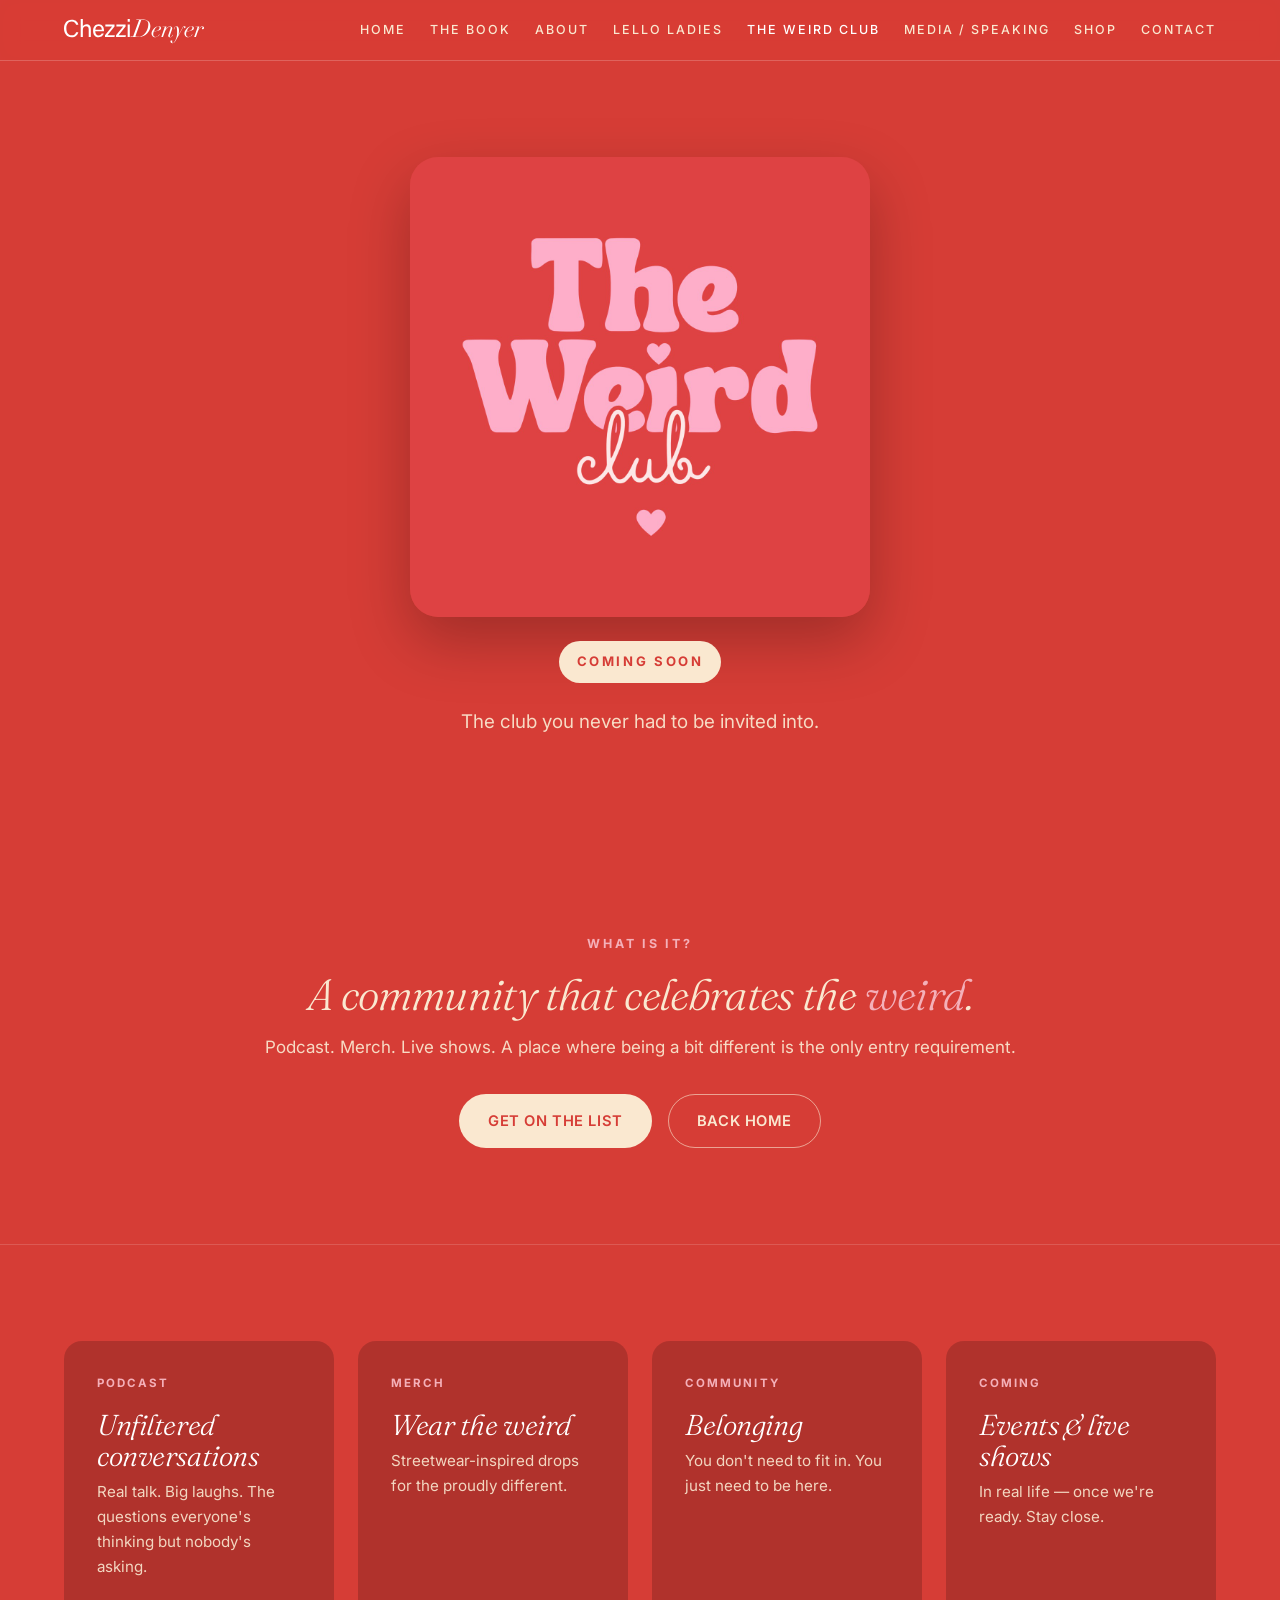
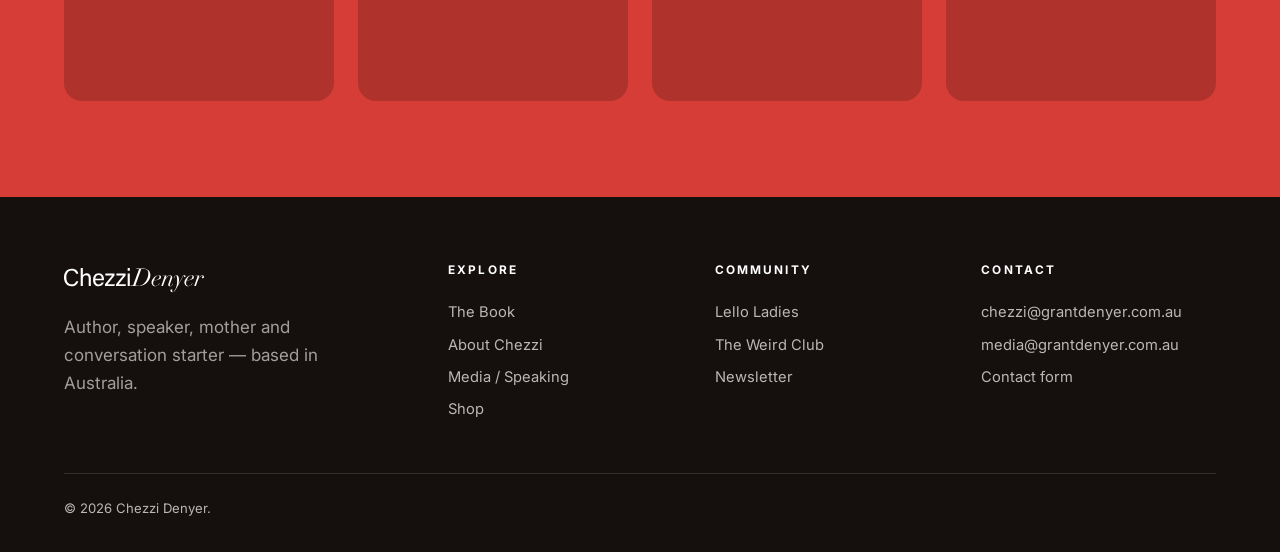
<file: the-weird-club.html>
<!DOCTYPE html>
<html lang="en">
<head>
<meta charset="UTF-8">
<meta name="viewport" content="width=device-width, initial-scale=1">
<meta name="robots" content="noindex,nofollow">

<title>The Weird Club — The club you never had to be invited into</title>
<meta name="description" content="The Weird Club. Podcast, merch, community. The club you never had to be invited into. Coming soon.">
<link rel="preconnect" href="https://fonts.googleapis.com">
<link rel="preconnect" href="https://fonts.gstatic.com" crossorigin>
<link href="https://fonts.googleapis.com/css2?family=Fraunces:ital,opsz,wght@0,9..144,300;0,9..144,400;0,9..144,500;1,9..144,300;1,9..144,400&family=Inter:wght@400;500;600;700&display=swap" rel="stylesheet">
<link rel="stylesheet" href="styles.css">
<link rel="icon" href="media-library/cropped-Chezzi-Denyer-Favicon.jpeg">
</head>
<body class="page--weird">

<header class="site-header">
  <div class="container nav">
    <a href="index.html" class="brand brand--inverted" aria-label="Chezzi Denyer — home">
      <img src="media-library/Chezzi-Denyer-Logo.svg" alt="Chezzi Denyer">
    </a>
    <button class="nav-toggle" aria-label="Menu"><span></span><span></span><span></span></button>
    <nav class="nav-links">
      <a href="index.html">Home</a>
      <a href="the-weird-little-girl.html">The Book</a>
      <a href="about.html">About</a>
      <a href="lello-ladies.html">Lello Ladies</a>
      <a href="the-weird-club.html" class="active">The Weird Club</a>
      <a href="media-speaking.html">Media / Speaking</a>
      <a href="shop.html">Shop</a>
      <a href="contact.html">Contact</a>
    </nav>
  </div>
</header>

<section class="page-hero" style="padding-block: var(--s-8);">
  <div class="container text-center">
    <img class="weird-logo-img" src="media-library/the-weird-club-logo.jpg" alt="The Weird Club">
    <span class="coming-soon">Coming Soon</span>
    <p class="lead" style="max-width: 560px; margin: 0 auto;">The club you never had to be invited into.</p>
  </div>
</section>

<section class="section">
  <div class="container container--narrow text-center">
    <span class="eyebrow">What is it?</span>
    <h2 style="font-style: italic; font-weight: 300;">A community that celebrates the <em style="color: var(--weird-pink);">weird</em>.</h2>
    <p>Podcast. Merch. Live shows. A place where being a bit different is the only entry requirement.</p>
    <div style="margin-top: var(--s-5); display: flex; gap: var(--s-3); justify-content: center; flex-wrap: wrap;">
      <a href="index.html#subscribe" class="btn btn-pop">Get on the list</a>
      <a href="index.html" class="btn btn-ghost-light">Back home</a>
    </div>
  </div>
</section>

<section class="section" style="border-top: 1px solid rgba(255,255,255,0.15);">
  <div class="container">
    <div class="arms-grid">
      <div class="arm-card arm-card--weird"><span class="arm-eyebrow">Podcast</span><h3>Unfiltered conversations</h3><p>Real talk. Big laughs. The questions everyone's thinking but nobody's asking.</p></div>
      <div class="arm-card arm-card--weird"><span class="arm-eyebrow">Merch</span><h3>Wear the weird</h3><p>Streetwear-inspired drops for the proudly different.</p></div>
      <div class="arm-card arm-card--weird"><span class="arm-eyebrow">Community</span><h3>Belonging</h3><p>You don't need to fit in. You just need to be here.</p></div>
      <div class="arm-card arm-card--weird"><span class="arm-eyebrow">Coming</span><h3>Events &amp; live shows</h3><p>In real life — once we're ready. Stay close.</p></div>
    </div>
  </div>
</section>

<footer class="site-footer">
  <div class="container">
    <div class="footer-grid">
      <div>
        <a href="index.html" class="brand brand--inverted" aria-label="Chezzi Denyer — home">
          <img src="media-library/Chezzi-Denyer-Logo.svg" alt="Chezzi Denyer">
        </a>
        <p style="margin-top: var(--s-3); color: rgba(255,255,255,0.6); max-width: 320px;">Author, speaker, mother and conversation starter — based in Australia.</p>
      </div>
      <div><h5>Explore</h5><a href="the-weird-little-girl.html">The Book</a><a href="about.html">About Chezzi</a><a href="media-speaking.html">Media / Speaking</a><a href="shop.html">Shop</a></div>
      <div><h5>Community</h5><a href="lello-ladies.html">Lello Ladies</a><a href="the-weird-club.html">The Weird Club</a><a href="index.html#subscribe">Newsletter</a></div>
      <div><h5>Contact</h5><a href="mailto:chezzi@grantdenyer.com.au">chezzi@grantdenyer.com.au</a><a href="mailto:media@grantdenyer.com.au">media@grantdenyer.com.au</a><a href="contact.html">Contact form</a></div>
    </div>
    <div class="legal"><span>&copy; 2026 Chezzi Denyer.</span></div>
  </div>
</footer>
<script src="script.js" defer></script>
</body>
</html>
</file>
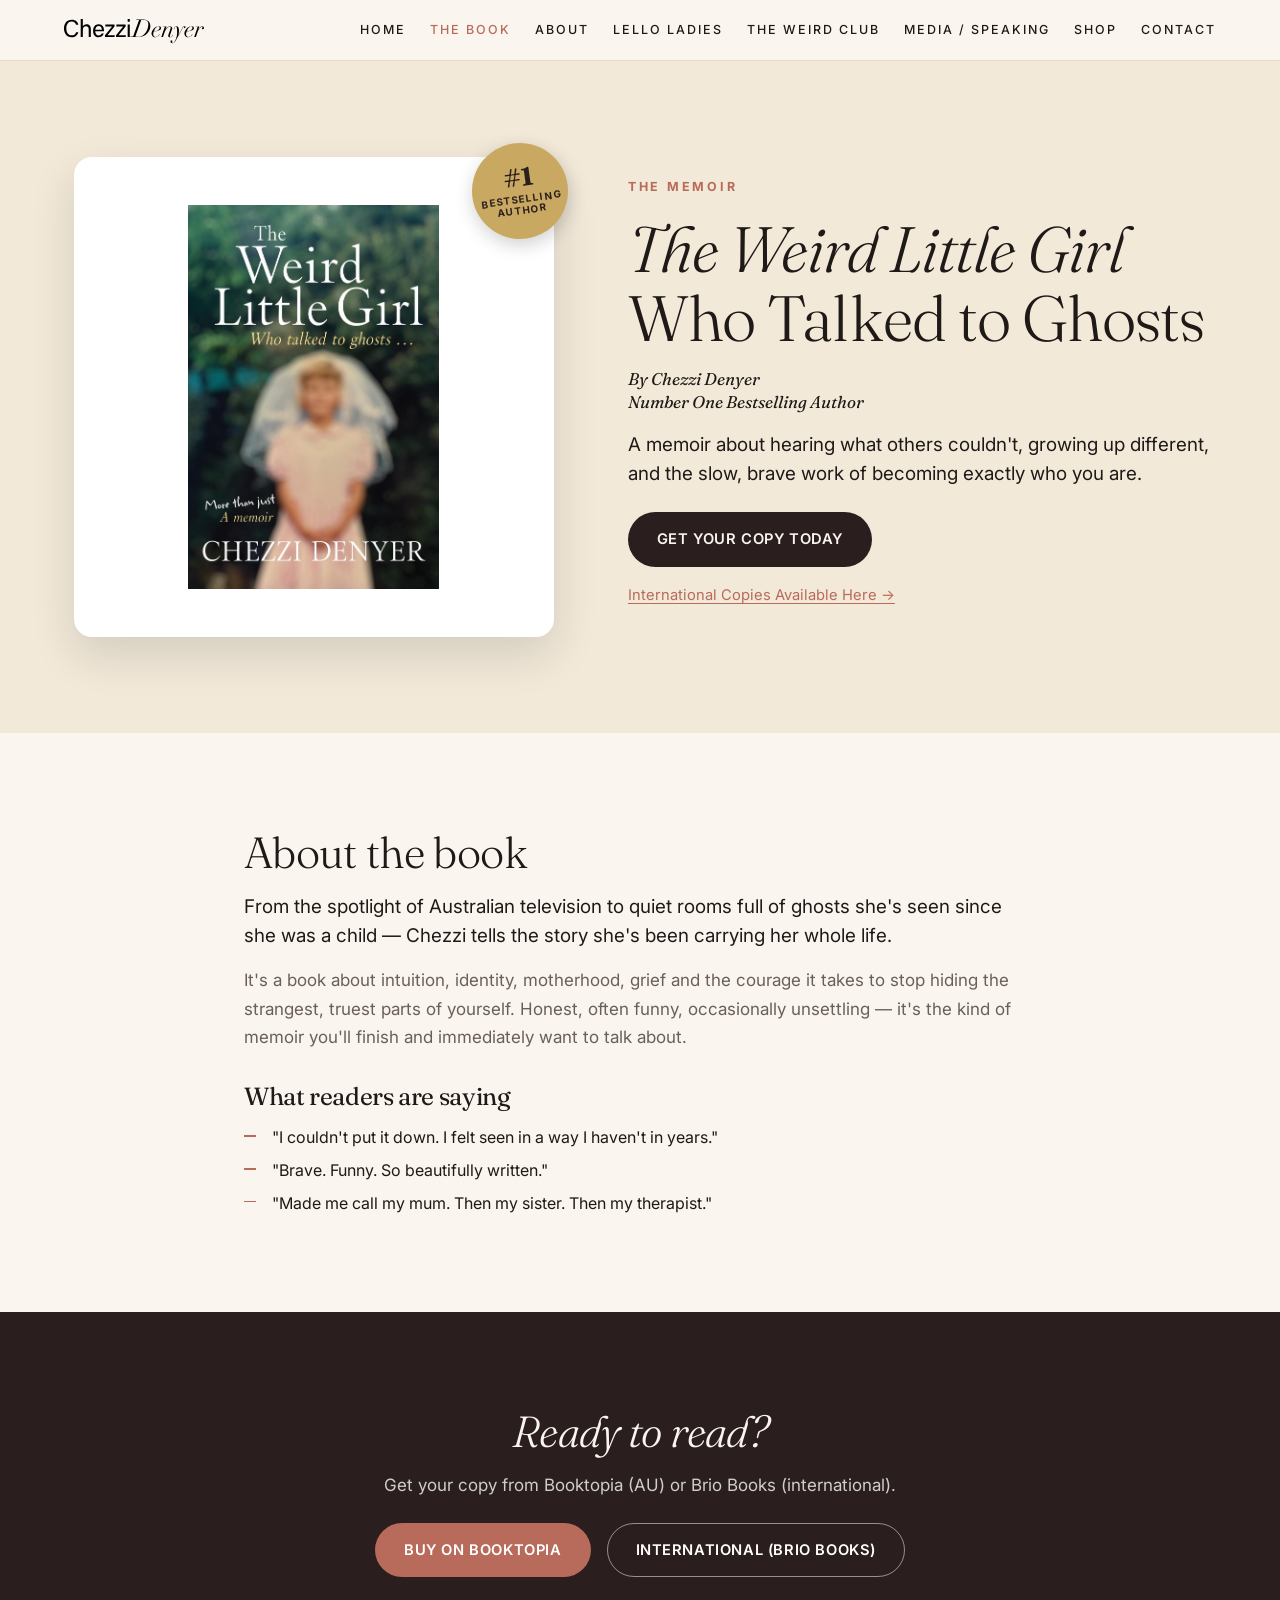
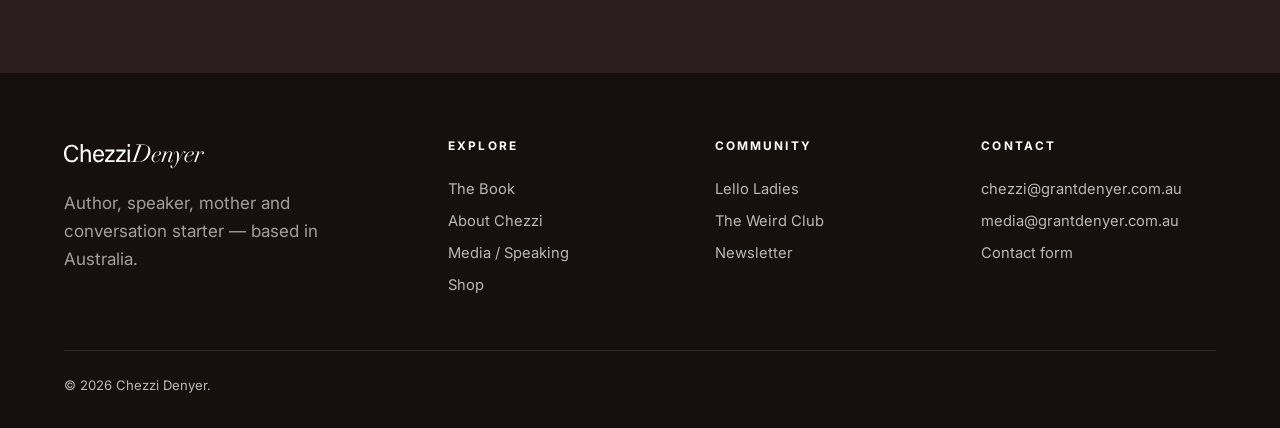
<file: the-weird-little-girl.html>
<!DOCTYPE html>
<html lang="en">
<head>
<meta charset="UTF-8">
<meta name="viewport" content="width=device-width, initial-scale=1">
<meta name="robots" content="noindex,nofollow">

<title>The Weird Little Girl Who Talked to Ghosts — Chezzi Denyer</title>
<meta name="description" content="The bestselling memoir by Chezzi Denyer. Order from Booktopia (AU) or Brio Books (international).">
<link rel="preconnect" href="https://fonts.googleapis.com">
<link rel="preconnect" href="https://fonts.gstatic.com" crossorigin>
<link href="https://fonts.googleapis.com/css2?family=Fraunces:ital,opsz,wght@0,9..144,300;0,9..144,400;0,9..144,500;1,9..144,300;1,9..144,400&family=Inter:wght@400;500;600;700&display=swap" rel="stylesheet">
<link rel="stylesheet" href="styles.css">
<link rel="icon" href="media-library/cropped-Chezzi-Denyer-Favicon.jpeg">
</head>
<body>

<header class="site-header">
  <div class="container nav">
    <a href="index.html" class="brand" aria-label="Chezzi Denyer — home">
      <img src="media-library/Chezzi-Denyer-Logo.svg" alt="Chezzi Denyer">
    </a>
    <button class="nav-toggle" aria-label="Menu"><span></span><span></span><span></span></button>
    <nav class="nav-links">
      <a href="index.html">Home</a>
      <a href="the-weird-little-girl.html" class="active">The Book</a>
      <a href="about.html">About</a>
      <a href="lello-ladies.html">Lello Ladies</a>
      <a href="the-weird-club.html">The Weird Club</a>
      <a href="media-speaking.html">Media / Speaking</a>
      <a href="shop.html">Shop</a>
      <a href="contact.html">Contact</a>
    </nav>
  </div>
</header>

<section class="section book" style="padding-block: var(--s-8);">
  <div class="container book-grid">
    <div>
      <div class="book-cover">
        <img src="media-library/Chezzi-Denyer-24.jpg" alt="The Weird Little Girl — Who Talked to Ghosts. A memoir by Chezzi Denyer.">
        <span class="book-cover__badge"><strong>#1</strong>Bestselling<br>Author</span>
      </div>
    </div>
    <div class="book-copy">
      <span class="eyebrow">The Memoir</span>
      <h1 style="font-size: clamp(2.4rem, 5vw, 4rem);"><em>The Weird Little Girl</em><br>Who Talked to Ghosts</h1>
      <p class="author">By Chezzi Denyer<br>Number One Bestselling Author</p>
      <p class="lead">A memoir about hearing what others couldn't, growing up different, and the slow, brave work of becoming exactly who you are.</p>
      <div class="actions">
        <a href="https://www.booktopia.com.au/" target="_blank" rel="noopener" class="btn btn-primary">Get your copy today</a>
      </div>
      <p class="intl-link">
        <a href="https://www.briobooks.store/products/the-weird-little-girl-who-talked-to-ghosts" target="_blank" rel="noopener">International Copies Available Here →</a>
      </p>
    </div>
  </div>
</section>

<section class="section">
  <div class="container container--narrow">
    <h2>About the book</h2>
    <p class="lead">From the spotlight of Australian television to quiet rooms full of ghosts she's seen since she was a child — Chezzi tells the story she's been carrying her whole life.</p>
    <p>It's a book about intuition, identity, motherhood, grief and the courage it takes to stop hiding the strangest, truest parts of yourself. Honest, often funny, occasionally unsettling — it's the kind of memoir you'll finish and immediately want to talk about.</p>
    <h3 style="margin-top: var(--s-5);">What readers are saying</h3>
    <ul class="feature-list">
      <li>"I couldn't put it down. I felt seen in a way I haven't in years."</li>
      <li>"Brave. Funny. So beautifully written."</li>
      <li>"Made me call my mum. Then my sister. Then my therapist."</li>
    </ul>
  </div>
</section>

<section class="section cta-band">
  <div class="container container--narrow">
    <h2><em>Ready to read?</em></h2>
    <p>Get your copy from Booktopia (AU) or Brio Books (international).</p>
    <div class="actions" style="display: flex; gap: var(--s-3); justify-content: center; flex-wrap: wrap;">
      <a href="https://www.booktopia.com.au/" target="_blank" rel="noopener" class="btn btn-accent">Buy on Booktopia</a>
      <a href="https://www.briobooks.store/products/the-weird-little-girl-who-talked-to-ghosts" target="_blank" rel="noopener" class="btn btn-ghost-light">International (Brio Books)</a>
    </div>
  </div>
</section>

<footer class="site-footer">
  <div class="container">
    <div class="footer-grid">
      <div>
        <a href="index.html" class="brand brand--inverted" aria-label="Chezzi Denyer — home">
          <img src="media-library/Chezzi-Denyer-Logo.svg" alt="Chezzi Denyer">
        </a>
        <p style="margin-top: var(--s-3); color: rgba(255,255,255,0.6); max-width: 320px;">Author, speaker, mother and conversation starter — based in Australia.</p>
      </div>
      <div><h5>Explore</h5><a href="the-weird-little-girl.html">The Book</a><a href="about.html">About Chezzi</a><a href="media-speaking.html">Media / Speaking</a><a href="shop.html">Shop</a></div>
      <div><h5>Community</h5><a href="lello-ladies.html">Lello Ladies</a><a href="the-weird-club.html">The Weird Club</a><a href="index.html#subscribe">Newsletter</a></div>
      <div><h5>Contact</h5><a href="mailto:chezzi@grantdenyer.com.au">chezzi@grantdenyer.com.au</a><a href="mailto:media@grantdenyer.com.au">media@grantdenyer.com.au</a><a href="contact.html">Contact form</a></div>
    </div>
    <div class="legal"><span>&copy; 2026 Chezzi Denyer.</span></div>
  </div>
</footer>
<script src="script.js" defer></script>
</body>
</html>
</file>
<file: styles.css>
/* =========================================================
   Chezzi Denyer — MVP prototype stylesheet
   Design system: editorial cream + deep aubergine + warm clay
   Tokens are ACSS-style (--primary, --bg, --r-md, --s-3 …)
   so the Etch build can map them 1:1 onto Automatic.css.
   ========================================================= */

:root {
  /* ─────────── Palette ─────────── */
  --primary:           #2a1f1e;   /* near-black aubergine — editorial text + CTAs */
  --primary-hover:     #44322f;
  --primary-dark:      #150f0e;

  --accent:            #b86b5b;   /* warm clay terracotta — feminine + bold */
  --accent-hover:      #c8806f;
  --accent-light:      #efd6cd;

  --secondary:         #c9a961;   /* brass gold — editorial accent */
  --secondary-hover:   #d8ba78;

  --text-color:        #1f1a18;
  --text-muted:        #6a5f59;

  --bg:                #faf5ee;   /* warm cream — page background */
  --bg-alt:            #f2e9d9;   /* deeper cream — alt sections */
  --surface:           #ffffff;
  --line:              #e7dccb;

  /* Sub-brand tints (used on Lello / Weird Club sections + pages) */
  --lello-bg:          #fbf2d4;   /* soft sunlit yellow */
  --lello-ink:         #5a4a1f;
  --weird-bg:          #d63d36;   /* coral red — matches Weird Club logo */
  --weird-pink:        #f4b0b9;   /* soft pink — wordmark in the logo */
  --weird-cream:       #fae8d0;   /* cream cursive — "club" in the logo */
  --weird-pop:         #fae8d0;   /* CTA colour — cream on red */

  /* Type */
  --display: 'Fraunces', 'Cormorant Garamond', Georgia, serif;
  --body:    'Inter', -apple-system, BlinkMacSystemFont, 'Segoe UI', sans-serif;

  /* Space (8pt grid) */
  --s-1: 4px;  --s-2: 8px;  --s-3: 16px; --s-4: 24px;
  --s-5: 32px; --s-6: 48px; --s-7: 64px; --s-8: 96px;

  /* Radius */
  --r-sm: 4px; --r-md: 10px; --r-lg: 18px; --r-xl: 28px;

  /* Shadows */
  --shadow-sm: 0 1px 2px rgba(31,26,24,0.04), 0 2px 6px rgba(31,26,24,0.04);
  --shadow-md: 0 4px 14px rgba(31,26,24,0.08);
  --shadow-lg: 0 18px 44px rgba(31,26,24,0.14);
}

/* Reset */
*, *::before, *::after { box-sizing: border-box; }
html { -webkit-text-size-adjust: 100%; scroll-behavior: smooth; }
body {
  margin: 0;
  background: var(--bg);
  color: var(--text-color);
  font-family: var(--body);
  font-size: 17px;
  line-height: 1.65;
  -webkit-font-smoothing: antialiased;
  text-rendering: optimizeLegibility;
}
img { max-width: 100%; display: block; height: auto; }
a { color: var(--primary); text-decoration: none; transition: color .2s ease; }
a:hover { color: var(--accent); }

/* Typography */
h1, h2, h3, h4 {
  font-family: var(--display);
  font-weight: 400;
  line-height: 1.08;
  letter-spacing: -0.015em;
  margin: 0 0 var(--s-3);
  color: var(--text-color);
}
h1 { font-size: clamp(2.6rem, 6vw, 4.8rem); font-weight: 300; }
h2 { font-size: clamp(2rem, 3.4vw, 3rem); font-weight: 300; }
h3 { font-size: clamp(1.3rem, 2vw, 1.55rem); font-weight: 400; }
h4 { font-size: 0.78rem; font-family: var(--body); font-weight: 700; letter-spacing: 0.18em; text-transform: uppercase; color: var(--accent); margin-bottom: var(--s-2); }
p  { margin: 0 0 var(--s-3); color: var(--text-muted); }
.lead { font-size: 1.18rem; color: var(--text-color); line-height: 1.55; }

em, .italic { font-style: italic; font-family: var(--display); font-weight: 300; }

/* Layout */
.container { width: 100%; max-width: 1200px; margin: 0 auto; padding: 0 var(--s-4); }
.container--narrow { max-width: 840px; }
.section   { padding: var(--s-7) 0; }
.section--tight { padding: var(--s-6) 0; }
.section--alt { background: var(--bg-alt); }
@media (min-width: 800px) { .section { padding: var(--s-8) 0; } }

/* Eyebrow */
.eyebrow {
  display: inline-block;
  font-size: 0.78rem; font-weight: 700;
  letter-spacing: 0.22em; text-transform: uppercase;
  color: var(--accent);
  margin-bottom: var(--s-3);
}

/* Buttons */
.btn {
  display: inline-flex; align-items: center; justify-content: center; gap: 10px;
  padding: 14px 28px;
  font-family: var(--body); font-weight: 600; font-size: 0.92rem;
  letter-spacing: 0.04em;
  border-radius: 999px;
  border: 1.5px solid transparent;
  transition: transform .18s ease, background .2s ease, color .2s ease, border-color .2s ease;
  cursor: pointer;
  text-decoration: none;
  text-transform: uppercase;
}
.btn-primary   { background: var(--primary); color: var(--bg); }
.btn-primary:hover { background: var(--primary-hover); color: var(--bg); transform: translateY(-1px); }
.btn-accent    { background: var(--accent); color: #fff; }
.btn-accent:hover { background: var(--accent-hover); color: #fff; transform: translateY(-1px); }
.btn-outline   { background: transparent; color: var(--primary); border-color: var(--primary); }
.btn-outline:hover { background: var(--primary); color: var(--bg); }
.btn-ghost-light { background: transparent; color: #fff; border-color: rgba(255,255,255,0.5); }
.btn-ghost-light:hover { background: #fff; color: var(--primary); border-color: #fff; }
.btn-pop      { background: var(--weird-cream); color: var(--weird-bg); }
.btn-pop:hover { background: #fff; color: var(--weird-bg); transform: translateY(-1px); }

.link-arrow {
  display: inline-flex; align-items: center; gap: 6px;
  font-weight: 600; font-size: 0.92rem; color: var(--accent);
  text-transform: uppercase; letter-spacing: 0.12em;
}
.link-arrow::after { content: "→"; transition: transform .2s ease; }
.link-arrow:hover { color: var(--primary); }
.link-arrow:hover::after { transform: translateX(3px); }

/* ───────── Header / Nav ───────── */
.site-header {
  position: sticky; top: 0; z-index: 50;
  background: rgba(250, 245, 238, 0.94);
  backdrop-filter: saturate(140%) blur(10px);
  border-bottom: 1px solid var(--line);
}
.nav {
  display: flex; align-items: center; justify-content: space-between;
  padding-block: var(--s-3);  /* keep .container's horizontal padding — shorthand here would zero it */
}
.brand {
  font-family: var(--display); font-size: 1.4rem; font-weight: 300;
  letter-spacing: 0.16em; text-transform: uppercase;
  color: var(--text-color);
  display: inline-flex; align-items: center;
}
.brand img { height: 28px; width: auto; display: block; }
.brand--inverted img { filter: invert(1) brightness(2); }
.nav-toggle {
  display: inline-flex; flex-direction: column; gap: 5px;
  background: transparent; border: 0; cursor: pointer; padding: 8px;
  z-index: 51;  /* above the dropdown panel so the hamburger stays clickable */
}
.nav-toggle span {
  display: block; width: 22px; height: 1.5px; background: var(--text-color);
  transition: transform .22s ease, opacity .15s ease;
  transform-origin: center;
}
/* Hamburger → X when open */
.nav-toggle[aria-expanded="true"] span:nth-child(1) { transform: translateY(6.5px) rotate(45deg); }
.nav-toggle[aria-expanded="true"] span:nth-child(2) { opacity: 0; }
.nav-toggle[aria-expanded="true"] span:nth-child(3) { transform: translateY(-6.5px) rotate(-45deg); }

/* Mobile (default): full-width dropdown panel from under the header.
   JS toggles [data-open="true"] on .nav-links — see script.js. */
.nav-links {
  display: flex; flex-direction: column;
  position: absolute;
  top: 100%; left: 0; right: 0;
  background: rgba(250, 245, 238, 0.98);
  backdrop-filter: saturate(140%) blur(14px);
  border-bottom: 1px solid var(--line);
  padding: var(--s-2) var(--s-4) var(--s-4);
  transform: translateY(-8px);
  opacity: 0;
  pointer-events: none;
  transition: transform .22s ease, opacity .22s ease;
}
.nav-links[data-open="true"] {
  transform: translateY(0);
  opacity: 1;
  pointer-events: auto;
}
.nav-links a {
  color: var(--text-color);
  font-size: 0.85rem; font-weight: 500;
  letter-spacing: 0.16em; text-transform: uppercase;
  padding: var(--s-3) 0;
  border-bottom: 1px solid var(--line);
}
.nav-links a:last-child { border-bottom: 0; }
.nav-links a:hover, .nav-links a.active { color: var(--accent); }

/* Desktop: inline horizontal nav — reset all the dropdown styling */
@media (min-width: 1080px) {
  .nav-toggle { display: none; }
  .nav-links {
    position: static;
    flex-direction: row;
    align-items: center;
    gap: var(--s-4);
    background: transparent;
    backdrop-filter: none;
    border: 0;
    padding: 0;
    transform: none;
    opacity: 1;
    pointer-events: auto;
    transition: none;
  }
  .nav-links a {
    padding: 0;
    border: 0;
    font-size: 0.78rem;
  }
}

/* ───────── Hero (face-first) ───────── */
.hero {
  position: relative;
  padding: var(--s-7) 0 var(--s-8);
}
.hero-grid {
  display: grid; gap: var(--s-6); align-items: center;
}
@media (min-width: 900px) {
  .hero-grid { grid-template-columns: 1fr 1.05fr; gap: var(--s-8); }
}
.hero-copy h1 {
  font-size: clamp(2.8rem, 6.4vw, 5.4rem);
}
.hero-copy h1 em {
  color: var(--accent);
}
.hero-copy .lead { max-width: 460px; margin-top: var(--s-4); }
.hero-copy .actions { display: flex; flex-wrap: wrap; gap: var(--s-3); margin-top: var(--s-5); }

.hero-portrait {
  position: relative;
  border-radius: var(--r-xl);
  overflow: hidden;
  box-shadow: var(--shadow-lg);
}
.hero-portrait img { aspect-ratio: 4/5; object-fit: cover; width: 100%; }
.hero-portrait::after {
  content: ""; position: absolute; inset: 0;
  background: linear-gradient(180deg, transparent 60%, rgba(0,0,0,0.18) 100%);
  pointer-events: none;
}

/* ─── Hero slider (CSS scroll-snap, anchor-driven dots) ─── */
.hero-slider {
  position: relative;
  border-radius: var(--r-xl);
  overflow: hidden;
  box-shadow: var(--shadow-lg);
}
.hero-slider__track {
  display: grid;
  grid-auto-flow: column;
  grid-auto-columns: 100%;
  overflow-x: auto;
  scroll-snap-type: x mandatory;
  scroll-behavior: smooth;
  scrollbar-width: none;
  border-radius: inherit;
}
.hero-slider__track::-webkit-scrollbar { display: none; }
.hero-slider__slide {
  scroll-snap-align: start;
  position: relative;
  aspect-ratio: 4/5;
  overflow: hidden;
}
.hero-slider__slide img {
  width: 100%; height: 100%; object-fit: cover; display: block;
}
.hero-slider__slide::after {
  content: ""; position: absolute; inset: 0;
  background: linear-gradient(180deg, transparent 55%, rgba(0,0,0,0.28) 100%);
  pointer-events: none;
}
.hero-slider__dots {
  position: absolute; left: 50%; bottom: 18px;
  transform: translateX(-50%);
  display: flex; gap: 8px; z-index: 2;
  background: rgba(0,0,0,0.18);
  backdrop-filter: blur(8px);
  padding: 8px 12px;
  border-radius: 999px;
}
.hero-slider__dots a {
  display: block; width: 8px; height: 8px; border-radius: 50%;
  background: rgba(255,255,255,0.55);
  transition: background .2s ease, transform .2s ease;
}
.hero-slider__dots a:hover { background: #fff; transform: scale(1.2); }
.hero-slider__dots a:target,
.hero-slider__dots a.is-active { background: #fff; }

/* ─── Editorial gallery (homepage + about page) ─── */
.gallery {
  display: grid;
  gap: var(--s-3);
  grid-template-columns: repeat(2, 1fr);
}
@media (min-width: 720px) { .gallery { grid-template-columns: repeat(3, 1fr); } }
@media (min-width: 1000px) { .gallery { grid-template-columns: repeat(4, 1fr); grid-auto-rows: 240px; } }

.gallery__item {
  position: relative; overflow: hidden;
  border-radius: var(--r-md);
  background: var(--bg-alt);
}
.gallery__item img {
  width: 100%; height: 100%; object-fit: cover; display: block;
  transition: transform .4s ease;
}
.gallery__item:hover img { transform: scale(1.05); }

/* Editorial mosaic spans (only on wider screens for visual variety) */
@media (min-width: 1000px) {
  .gallery__item--tall { grid-row: span 2; }
  .gallery__item--wide { grid-column: span 2; }
  .gallery__item--big  { grid-row: span 2; grid-column: span 2; }
}

/* About page — bio sections with side imagery */
.bio-section {
  display: grid; gap: var(--s-6); align-items: center;
}
@media (min-width: 900px) { .bio-section { grid-template-columns: 1fr 1fr; gap: var(--s-7); } }
.bio-section--reverse > .bio-section__media { order: 2; }
@media (max-width: 900px) {
  .bio-section--reverse > .bio-section__media { order: 0; }
}
.bio-section__media img {
  width: 100%; aspect-ratio: 4/5; object-fit: cover;
  border-radius: var(--r-lg);
  box-shadow: var(--shadow-md);
}
.bio-section__media--wide img { aspect-ratio: 5/4; }
.bio-section__body h2 em { color: var(--accent); }
.bio-section__body p + p { margin-top: var(--s-3); }

/* placeholder portrait — for when images haven't been supplied yet */
.portrait-placeholder {
  aspect-ratio: 4/5;
  width: 100%;
  background: linear-gradient(135deg, var(--accent-light) 0%, var(--bg-alt) 100%);
  display: flex; align-items: center; justify-content: center;
  font-family: var(--display); font-style: italic;
  color: var(--accent); font-size: 1.2rem;
  border-radius: var(--r-xl);
  box-shadow: var(--shadow-lg);
}

/* ───────── Book section ───────── */
.book {
  background: var(--bg-alt);
}
.book-grid {
  display: grid; gap: var(--s-6); align-items: center;
}
@media (min-width: 900px) {
  .book-grid { grid-template-columns: 0.85fr 1fr; gap: var(--s-7); }
}
.book-cover {
  aspect-ratio: 1/1;
  background: var(--surface);
  border-radius: var(--r-lg);
  box-shadow: var(--shadow-lg);
  display: flex; align-items: center; justify-content: center;
  padding: var(--s-6);
  position: relative;
  max-width: 480px;
  margin: 0 auto;
}
.book-cover img { width: 100%; height: 100%; object-fit: contain; display: block; }

.book-copy h2 { font-size: clamp(2rem, 3.6vw, 3rem); }
.book-copy .subtitle {
  font-family: var(--body);
  font-size: 0.8rem; font-weight: 700;
  letter-spacing: 0.2em; text-transform: uppercase;
  color: var(--accent);
  margin-top: -8px; margin-bottom: var(--s-3);
}
.book-copy .author {
  font-style: italic; font-family: var(--display);
  color: var(--text-color);
  line-height: 1.35;            /* tight two-line stack: "By Chezzi Denyer" / "Number One Bestselling Author" */
  margin-bottom: var(--s-3);
}

/* Circular "#1 Bestselling Author" seal — sticker on the book cover corner.
   Gold seal with dark text, slight rotation for that book-sticker feel. */
.book-cover__badge {
  position: absolute;
  top: -14px; right: -14px;
  width: 96px; height: 96px;
  border-radius: 50%;
  background: var(--secondary);
  color: var(--primary);
  display: flex; flex-direction: column;
  align-items: center; justify-content: center;
  text-align: center;
  font-family: var(--body);
  font-size: 0.62rem; font-weight: 700;
  letter-spacing: 0.12em; text-transform: uppercase;
  line-height: 1.15;
  transform: rotate(-8deg);
  box-shadow: 0 6px 18px rgba(0,0,0,0.18);
  z-index: 2;
}
.book-cover__badge strong {
  display: block;
  font-family: var(--display);
  font-size: 1.6rem; font-weight: 700;
  letter-spacing: 0;
  line-height: 1;
  margin-bottom: 3px;
}
.book-copy .actions { display: flex; flex-wrap: wrap; gap: var(--s-3); margin-top: var(--s-4); }
.book-copy .intl-link {
  display: block; margin-top: var(--s-3);
  font-size: 0.92rem; color: var(--text-muted);
}
.book-copy .intl-link a { color: var(--accent); text-decoration: underline; text-underline-offset: 3px; }

/* ───────── Subscribe section ───────── */
.subscribe {
  background: var(--accent-light);
  position: relative; overflow: hidden;
}
.subscribe::before {
  content: ""; position: absolute;
  width: 360px; height: 360px; border-radius: 50%;
  background: var(--accent); opacity: 0.18;
  top: -120px; right: -120px;
}
.subscribe::after {
  content: ""; position: absolute;
  width: 220px; height: 220px; border-radius: 50%;
  background: var(--secondary); opacity: 0.14;
  bottom: -60px; left: -60px;
}
.subscribe-inner {
  position: relative;
  max-width: 720px; margin: 0 auto;
  text-align: center;
}
.subscribe h2 { font-style: italic; font-weight: 300; }
.subscribe .lead { max-width: 540px; margin: 0 auto var(--s-5); }

.subscribe-form {
  display: grid; gap: var(--s-3);
  background: var(--surface);
  padding: var(--s-5);
  border-radius: var(--r-lg);
  box-shadow: var(--shadow-md);
  text-align: left;
}
@media (min-width: 720px) {
  .subscribe-form { grid-template-columns: 1fr 1fr; }
  .subscribe-form .field--full { grid-column: 1 / -1; }
}

.field { display: flex; flex-direction: column; gap: 6px; }
.field label {
  font-size: 0.74rem; font-weight: 700; letter-spacing: 0.14em; text-transform: uppercase;
  color: var(--text-muted);
}
.field label .optional { font-weight: 400; opacity: 0.7; text-transform: none; letter-spacing: 0.04em; font-size: 0.72rem; }
.field input {
  border: 1.5px solid var(--line);
  border-radius: 10px;
  padding: 12px 14px;
  font-family: var(--body); font-size: 1rem;
  background: var(--bg);
  color: var(--text-color);
  transition: border-color .18s ease, box-shadow .18s ease;
}
.field input:focus {
  outline: none;
  border-color: var(--accent);
  box-shadow: 0 0 0 3px color-mix(in oklch, var(--accent) 18%, transparent);
}
.subscribe-form .submit-row {
  grid-column: 1 / -1;
  display: flex; justify-content: space-between; align-items: center;
  flex-wrap: wrap; gap: var(--s-3); margin-top: var(--s-2);
}
.subscribe-form small { color: var(--text-muted); font-size: 0.82rem; }

/* ───────── About preview ───────── */
.about-preview-grid {
  display: grid; gap: var(--s-6); align-items: center;
}
@media (min-width: 900px) {
  .about-preview-grid { grid-template-columns: 1fr 1fr; }
}
.about-preview .portrait-placeholder { max-width: 480px; }
.about-preview h2 em { color: var(--accent); }
.about-preview .lead { margin-top: var(--s-3); }
.about-preview .actions { margin-top: var(--s-4); }

/* ───────── Brand arms (Lello / Weird Club / Media / Shop) ───────── */
.arms { background: var(--bg); }
.arms-grid {
  display: grid; gap: var(--s-4);
}
@media (min-width: 640px) { .arms-grid { grid-template-columns: repeat(2, 1fr); } }
@media (min-width: 1000px) { .arms-grid { grid-template-columns: repeat(4, 1fr); } }

.arm-card {
  display: flex; flex-direction: column;
  padding: var(--s-5);
  border-radius: var(--r-lg);
  background: var(--surface);
  border: 1px solid var(--line);
  text-decoration: none;
  color: var(--text-color);
  min-height: 360px;
  transition: transform .2s ease, box-shadow .2s ease, border-color .2s ease;
  position: relative;
  overflow: hidden;
  isolation: isolate;
}
.arm-card__bg {
  position: absolute; inset: 0; z-index: -1;
  width: 100%; height: 100%; object-fit: cover;
  opacity: 0.65;
  transition: opacity .25s ease, transform .25s ease;
}
.arm-card:hover .arm-card__bg { opacity: 0.8; transform: scale(1.04); }
.arm-card:hover {
  transform: translateY(-4px);
  box-shadow: var(--shadow-md);
  border-color: var(--accent);
}
/* Base sub-element styles — modifier rules below override these via source order
   (modifiers have equal specificity, so they must appear AFTER to win). */
.arm-card .arm-eyebrow {
  font-size: 0.72rem; font-weight: 700; letter-spacing: 0.18em; text-transform: uppercase;
  color: var(--accent);
  margin-bottom: var(--s-3);
}
.arm-card h3 {
  font-family: var(--display); font-weight: 300; font-style: italic;
  font-size: 1.8rem; margin-bottom: var(--s-2);
}
.arm-card p { color: var(--text-muted); font-size: 0.95rem; flex-grow: 1; }
.arm-card .arm-cta {
  margin-top: var(--s-3);
  font-size: 0.82rem; font-weight: 700; letter-spacing: 0.14em; text-transform: uppercase;
  color: var(--primary);
}
.arm-card .arm-cta::after { content: " →"; }

/* Modifier: image-bg cards (Media & Speaking, Shop). Must come AFTER base sub-rules
   above — equal specificity, source order wins. */
.arm-card--with-image { color: #fff; background: var(--primary-dark); border-color: transparent; }
.arm-card--with-image::after {
  content: ""; position: absolute; inset: 0; z-index: -1;
  background: linear-gradient(180deg, rgba(20,15,14,0.55) 0%, rgba(20,15,14,0.92) 100%);
}
.arm-card--with-image h3, .arm-card--with-image .arm-cta { color: #fff; }
.arm-card--with-image .arm-eyebrow { color: var(--secondary-hover); text-shadow: 0 1px 6px rgba(0,0,0,0.4); }
.arm-card--with-image p { color: #fff; text-shadow: 0 1px 8px rgba(0,0,0,0.5); }
.arm-card--with-image h3 { text-shadow: 0 1px 10px rgba(0,0,0,0.55); }

.arm-card--lello { background: var(--lello-bg); border-color: transparent; }
.arm-card--lello .arm-eyebrow, .arm-card--lello .arm-cta { color: var(--lello-ink); }

.arm-card--weird { background: var(--weird-bg); border-color: transparent; color: #fff; }
.arm-card--weird h3 { color: #fff; font-family: var(--display); font-style: italic; }
.arm-card--weird p { color: rgba(255,255,255,0.88); }
.arm-card--weird .arm-eyebrow { color: var(--weird-cream); }
.arm-card--weird .arm-cta { color: var(--weird-cream); }

/* ───────── Podcast / media strip ───────── */
.podcast-strip {
  display: grid; gap: var(--s-4);
}
@media (min-width: 800px) { .podcast-strip { grid-template-columns: 1fr 1fr; } }

.podcast-card {
  display: grid; grid-template-columns: 110px 1fr; gap: var(--s-4);
  align-items: center;
  background: var(--surface);
  border: 1px solid var(--line);
  border-radius: var(--r-lg);
  padding: var(--s-4);
}
.podcast-card__art {
  width: 110px; height: 110px;
  border-radius: var(--r-md);
  background: linear-gradient(135deg, var(--accent), var(--secondary));
  display: flex; align-items: center; justify-content: center;
  color: #fff; font-family: var(--display); font-style: italic; font-size: 0.9rem; text-align: center;
  padding: 8px;
}
.podcast-card h3 { font-size: 1.15rem; margin-bottom: 4px; font-family: var(--body); font-weight: 700; }
.podcast-card p { font-size: 0.92rem; margin-bottom: var(--s-2); }
.podcast-card .link-arrow { font-size: 0.78rem; }

/* ───────── CTA band ───────── */
.cta-band {
  background: var(--primary); color: var(--bg);
  text-align: center;
}
.cta-band h2 { color: var(--bg); font-style: italic; font-weight: 300; }
.page--lello .cta-band h2 em { color: inherit; }  /* Beat the (0,1,2) .page--lello h2 em rule — em on the dark CTA band must read cream, not muddy olive */
.cta-band p { color: rgba(255,255,255,0.78); max-width: 540px; margin: 0 auto var(--s-4); }
.cta-band .btn-ghost-light:hover { background: #fff; color: var(--primary); border-color: #fff; }

/* ───────── Footer ───────── */
.site-footer {
  background: var(--primary-dark); color: rgba(255,255,255,0.7);
  padding: var(--s-7) 0 var(--s-5);
}
.site-footer .footer-grid {
  display: grid; gap: var(--s-5);
}
@media (min-width: 800px) {
  .site-footer .footer-grid {
    grid-template-columns: 1.5fr 1fr 1fr 1fr;
  }
}
.site-footer .brand { color: #fff; }
.site-footer h5 {
  font-family: var(--body); font-size: 0.74rem; font-weight: 700;
  letter-spacing: 0.18em; text-transform: uppercase;
  color: #fff; margin: 0 0 var(--s-3);
}
.site-footer a { color: rgba(255,255,255,0.7); display: block; padding: 4px 0; font-size: 0.92rem; }
.site-footer a:hover { color: var(--secondary); }
.site-footer .social { display: flex; gap: var(--s-3); margin-top: var(--s-3); }
.site-footer .social a {
  width: 38px; height: 38px;
  border-radius: 50%;
  border: 1px solid rgba(255,255,255,0.2);
  display: inline-flex; align-items: center; justify-content: center;
  padding: 0;
}
.site-footer .social a:hover { background: var(--accent); border-color: var(--accent); }
.site-footer .social svg { width: 18px; height: 18px; fill: currentColor; }
.site-footer .legal {
  margin-top: var(--s-6); padding-top: var(--s-4);
  border-top: 1px solid rgba(255,255,255,0.12);
  display: flex; justify-content: space-between; flex-wrap: wrap; gap: var(--s-2);
  font-size: 0.82rem;
}

/* ───────── Page hero (inner pages) ───────── */
.page-hero {
  padding: var(--s-7) 0 var(--s-6);
  text-align: center;
  background: var(--bg-alt);
}
.page-hero .eyebrow { color: var(--accent); }
.page-hero h1 { font-style: italic; font-weight: 300; max-width: 900px; margin: 0 auto var(--s-3); }
.page-hero p { max-width: 640px; margin: 0 auto; }

/* ───────── Two-col copy band ───────── */
.copy-band {
  display: grid; gap: var(--s-6); align-items: center;
}
@media (min-width: 900px) { .copy-band { grid-template-columns: 1fr 1fr; gap: var(--s-7); } }
.copy-band--reverse > div:first-child { order: 2; }
@media (max-width: 900px) {
  .copy-band--reverse > div:first-child { order: 0; }
}

/* ───────── Bullet list ───────── */
.feature-list {
  list-style: none; padding: 0; margin: var(--s-3) 0 0;
  display: grid; gap: var(--s-2);
}
.feature-list li {
  position: relative; padding-left: 28px;
  font-size: 1rem; color: var(--text-color); line-height: 1.55;
}
.feature-list li::before {
  content: ""; position: absolute; left: 0; top: 10px;
  width: 12px; height: 1.5px; background: var(--accent);
}

/* ───────── Lello Ladies page accents ───────── */
.page--lello { background: var(--lello-bg); }
.page--lello .page-hero { background: var(--lello-bg); }
.page--lello .eyebrow, .page--lello h2 em { color: var(--lello-ink); }
.page--lello .btn-primary { background: var(--lello-ink); color: var(--lello-bg); }
.page--lello .btn-primary:hover { background: #6f5b29; }
.page--lello .section--alt { background: #f6e8b5; }

/* ───────── The Weird Club page accents ───────── */
.page--weird { background: var(--weird-bg); color: var(--weird-cream); }
.page--weird .site-header {
  background: rgba(214, 61, 54, 0.94);
  border-bottom-color: rgba(255,255,255,0.2);
}
.page--weird .brand, .page--weird .nav-links a { color: var(--weird-cream); }
.page--weird .nav-links a:hover, .page--weird .nav-links a.active { color: #fff; }
.page--weird .nav-toggle span { background: var(--weird-cream); }
/* Match the mobile dropdown bg to the coral-red header on the Weird page */
@media (max-width: 1079.98px) {
  .page--weird .nav-links {
    background: rgba(214, 61, 54, 0.98);
    border-bottom-color: rgba(255,255,255,0.2);
  }
  .page--weird .nav-links a { border-bottom-color: rgba(255,255,255,0.15); }
}
.page--weird .page-hero { background: var(--weird-bg); }
.page--weird h1, .page--weird h2, .page--weird h3 { color: var(--weird-cream); }
.page--weird .eyebrow { color: var(--weird-pink); }
.page--weird p { color: rgba(250, 232, 208, 0.92); }
.page--weird .coming-soon {
  display: inline-flex; align-items: center; gap: 10px;
  padding: 10px 18px;
  background: var(--weird-cream); color: var(--weird-bg);
  font-weight: 700; font-size: 0.82rem; letter-spacing: 0.2em; text-transform: uppercase;
  border-radius: 999px;
  margin-bottom: var(--s-4);
}
/* Big Weird Club logo as the hero image */
.weird-logo-img {
  display: block; margin: 0 auto var(--s-4);
  max-width: 460px; width: 70%; height: auto;
  border-radius: var(--r-xl);
  box-shadow: 0 24px 60px rgba(0,0,0,0.25);
}
.page--weird .btn-pop { background: var(--weird-cream); color: var(--weird-bg); }
.page--weird .btn-pop:hover { background: #fff; color: var(--weird-bg); }
.page--weird .btn-ghost-light { color: var(--weird-cream); border-color: rgba(250,232,208,0.6); }
.page--weird .btn-ghost-light:hover { background: var(--weird-cream); color: var(--weird-bg); border-color: var(--weird-cream); }
/* Re-tint the arm cards inside the Weird Club page */
.page--weird .arm-card--weird {
  background: rgba(0,0,0,0.18);
  color: var(--weird-cream);
}
.page--weird .arm-card--weird h3 { color: #fff; }
.page--weird .arm-card--weird p { color: rgba(250,232,208,0.9); }
.page--weird .arm-card--weird .arm-eyebrow,
.page--weird .arm-card--weird .arm-cta { color: var(--weird-pink); }

/* ───────── Contact ───────── */
.contact-grid {
  display: grid; gap: var(--s-6);
}
@media (min-width: 900px) { .contact-grid { grid-template-columns: 1.1fr 1fr; gap: var(--s-7); } }
.contact-form {
  display: grid; gap: var(--s-3);
  background: var(--surface);
  border: 1px solid var(--line);
  border-radius: var(--r-lg);
  padding: var(--s-5);
}
.contact-form .field--full { grid-column: 1 / -1; }
@media (min-width: 640px) { .contact-form { grid-template-columns: 1fr 1fr; } }
.contact-form textarea {
  border: 1.5px solid var(--line);
  border-radius: 10px;
  padding: 12px 14px;
  min-height: 140px;
  font-family: var(--body); font-size: 1rem;
  background: var(--bg);
}
.contact-info { display: flex; flex-direction: column; gap: var(--s-4); }
.contact-info__item h4 { margin-bottom: 6px; }
.contact-info__item a { color: var(--accent); font-weight: 600; }

/* ───────── One-pager additions ─────────
   Single-page version reuses everything above; these patterns are new only
   for the consolidated `one-pager.html`. */

/* Topic pills — used on Media & Speaking (topics list) and Lello / Weird sections (offerings). */
.topic-pills {
  list-style: none; padding: 0; margin: var(--s-3) 0 0;
  display: flex; flex-wrap: wrap; gap: 8px;
}
.topic-pills li {
  font-size: 0.78rem; font-weight: 500;
  letter-spacing: 0.06em;
  padding: 7px 14px;
  border: 1px solid var(--line);
  border-radius: 999px;
  background: rgba(255,255,255,0.6);
  color: var(--text-color);
}
.topic-pills--lg li {
  font-size: 0.84rem;
  padding: 9px 16px;
}

/* "Coming soon" / "Launching soon" inline tag next to a CTA button. */
.coming-tag {
  display: inline-flex; align-items: center;
  font-size: 0.78rem; font-weight: 500;
  letter-spacing: 0.14em; text-transform: uppercase;
  color: var(--text-muted);
  padding: 0 var(--s-2);
}

/* Weird Club feature image (logo) — sits in a copy-band cell at section width. */
.weird-feature {
  max-width: 460px; margin: 0 auto;
  border-radius: var(--r-xl);
  overflow: hidden;
  box-shadow: var(--shadow-lg);
}
.weird-feature img { display: block; width: 100%; height: auto; }

/* Product grid — placeholder shop tiles until Shopify is wired in. */
.product-grid {
  list-style: none; padding: 0; margin: 0;
  display: grid; grid-template-columns: 1fr 1fr;
  gap: var(--s-3);
}
.product-card {
  background: var(--surface);
  border: 1px solid var(--line);
  border-radius: var(--r-lg);
  padding: var(--s-4);
  display: flex; flex-direction: column;
}
.product-card h4 {
  font-family: var(--display); font-style: italic; font-weight: 400;
  font-size: 1.2rem; margin: var(--s-2) 0 6px;
  color: var(--text-color);
}
.product-card p { color: var(--text-muted); font-size: 0.9rem; margin: 0; }
.product-card__badge {
  align-self: flex-start;
  font-size: 0.66rem; font-weight: 700;
  letter-spacing: 0.16em; text-transform: uppercase;
  color: var(--bg);
  background: var(--accent);
  padding: 4px 10px; border-radius: 999px;
}
.product-card__badge--soon {
  color: var(--text-muted);
  background: transparent;
  border: 1px solid var(--line);
}

/* ───────── Shop placeholder grid ───────── */
.shop-grid {
  display: grid; gap: var(--s-4);
  grid-template-columns: repeat(auto-fill, minmax(220px, 1fr));
}
.shop-card {
  background: var(--surface);
  border: 1px solid var(--line);
  border-radius: var(--r-lg);
  padding: var(--s-4);
  text-decoration: none; color: var(--text-color);
  transition: transform .2s ease, box-shadow .2s ease, border-color .2s ease;
}
.shop-card:hover { transform: translateY(-3px); box-shadow: var(--shadow-md); border-color: var(--accent); }
.shop-card__cover {
  aspect-ratio: 1/1;
  background: linear-gradient(135deg, var(--accent-light), var(--bg-alt));
  border-radius: var(--r-md);
  margin-bottom: var(--s-3);
}
.shop-card h3 { font-size: 1.05rem; font-family: var(--body); font-weight: 600; margin-bottom: 4px; }
.shop-card .price { color: var(--accent); font-weight: 700; }

/* ───────── Media topics chips ───────── */
.topic-chips {
  display: flex; flex-wrap: wrap; gap: var(--s-2);
  margin-top: var(--s-4);
}
.topic-chip {
  padding: 8px 16px;
  border-radius: 999px;
  background: var(--surface);
  border: 1px solid var(--line);
  font-size: 0.88rem;
  font-weight: 500;
}

/* Pull quote — testimonial styling on speaking page */
.pull-quote {
  font-family: "Fraunces", serif;
  font-size: clamp(1.15rem, 1.5vw, 1.5rem);
  line-height: 1.5;
  font-weight: 300;
  font-style: italic;
  color: var(--text);
  margin: 0;
  padding: 0;
  border: 0;
}
.pull-quote p {
  margin: 0 0 var(--s-3);
}
.pull-quote p:last-of-type {
  margin-bottom: var(--s-4);
}
.pull-quote cite {
  display: block;
  font-family: "Inter", sans-serif;
  font-size: 0.9rem;
  font-style: normal;
  font-weight: 600;
  color: var(--text-muted);
  letter-spacing: 0.04em;
  text-transform: uppercase;
}

/* Lede — emphasised intro paragraph */
.lede {
  font-family: "Fraunces", serif;
  font-size: clamp(1.1rem, 1.4vw, 1.4rem);
  line-height: 1.55;
  font-weight: 300;
  color: var(--text);
  margin: 0;
}

/* Utility */
.text-center { text-align: center; }
.mt-0 { margin-top: 0 !important; }
</file>
